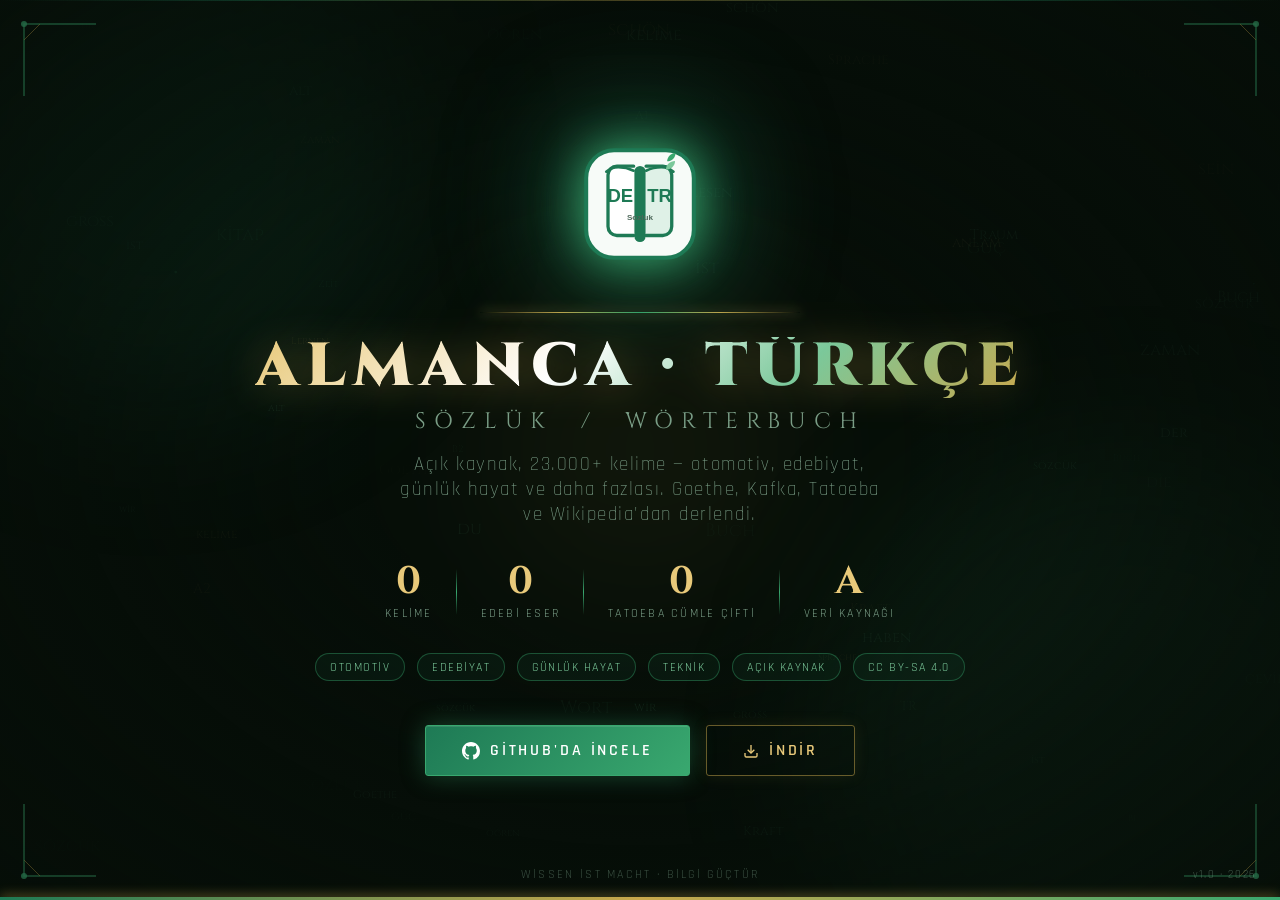
<file: almanca-sozluk-projesi/docs/index.html>
<!DOCTYPE html>
<html lang="tr">
<head>
  <meta charset="UTF-8">
  <meta name="viewport" content="width=device-width, initial-scale=1.0">
  <title>Almanca-Türkçe Sözlük</title>
  <link rel="icon" href="../assets/branding/dictionary_logo.svg" type="image/svg+xml">
  <style>
    @import url('https://fonts.googleapis.com/css2?family=Cinzel:wght@400;600;700;900&family=Rajdhani:wght@300;400;500;600;700&family=Inter:wght@300;400;500;600&display=swap');

    *, *::before, *::after { box-sizing: border-box; margin: 0; padding: 0; }

    :root {
      --gold:    #c9a84c;
      --gold2:   #e8c97a;
      --green:   #1E7A55;
      --green2:  #39A86F;
      --green3:  #7BC89A;
      --dark:    #060e08;
      --dark2:   #0b1a10;
      --dark3:   #0f2318;
      --mid:     #132c1a;
      --text:    #d4e8da;
      --muted:   #7a9e87;
    }

    html, body {
      width: 100%; height: 100%;
      overflow: hidden;
      background: var(--dark);
      color: var(--text);
      font-family: 'Inter', sans-serif;
    }

    /* ── CANVAS PARTICLE BG ─────────────────────── */
    #bgCanvas {
      position: fixed; inset: 0;
      z-index: 0;
      opacity: 0;
      animation: fadeIn 3s 0.5s forwards;
    }

    /* ── VIGNETTE ───────────────────────────────── */
    .vignette {
      position: fixed; inset: 0; z-index: 1;
      background: radial-gradient(ellipse at center,
        transparent 30%,
        rgba(6,14,8,0.55) 65%,
        rgba(6,14,8,0.92) 100%);
      pointer-events: none;
    }

    /* ── HORIZONTAL LIGHT LINES ─────────────────── */
    .scan-line {
      position: fixed; left: 0; right: 0; height: 1px;
      background: linear-gradient(90deg,
        transparent 0%, var(--green) 20%,
        var(--gold) 50%,
        var(--green) 80%, transparent 100%);
      z-index: 2; opacity: 0;
    }
    .scan-line.top    { top: 0;    animation: scanSlideDown 2.5s 1.2s cubic-bezier(.4,0,.2,1) forwards; }
    .scan-line.bottom { bottom: 0; animation: scanSlideUp   2.5s 1.2s cubic-bezier(.4,0,.2,1) forwards; }

    @keyframes scanSlideDown  { 0%{opacity:0;transform:translateY(-60px)} 30%{opacity:.9} 100%{opacity:.35;transform:translateY(0)} }
    @keyframes scanSlideUp    { 0%{opacity:0;transform:translateY(60px)}  30%{opacity:.9} 100%{opacity:.35;transform:translateY(0)} }

    /* ── CORNER ORNAMENTS ───────────────────────── */
    .corner {
      position: fixed; width: 80px; height: 80px; z-index: 3;
      opacity: 0; animation: cornerFade 1s 2s forwards;
    }
    .corner svg { width:100%; height:100%; }
    .corner.tl { top:20px;  left:20px;  }
    .corner.tr { top:20px;  right:20px; transform: scaleX(-1); }
    .corner.bl { bottom:20px; left:20px;  transform: scaleY(-1); }
    .corner.br { bottom:20px; right:20px; transform: scale(-1,-1); }
    @keyframes cornerFade { to { opacity:.6; } }

    /* ── MAIN WRAPPER ───────────────────────────── */
    .scene {
      position: fixed; inset: 0; z-index: 10;
      display: flex; flex-direction: column;
      align-items: center; justify-content: center;
      gap: 0;
    }

    /* ── LOGO ───────────────────────────────────── */
    .logo-wrap {
      position: relative;
      display: flex; align-items: center; justify-content: center;
      width: 160px; height: 160px;
      opacity: 0;
      animation: logoReveal 1.4s 1.8s cubic-bezier(.22,1,.36,1) forwards;
    }
    .logo-wrap img { width: 130px; height: 130px; filter: drop-shadow(0 0 24px var(--green2)) drop-shadow(0 0 60px var(--green)); }
    .logo-ring {
      position: absolute; inset: 0;
      border: 1px solid var(--green2);
      border-radius: 50%;
      opacity: 0;
      animation: ringPulse 3s 3s ease-in-out infinite;
    }
    .logo-ring2 {
      position: absolute; inset: -10px;
      border: 1px solid rgba(201,168,76,0.3);
      border-radius: 50%;
      opacity: 0;
      animation: ringPulse 3s 3.4s ease-in-out infinite;
    }
    @keyframes logoReveal {
      0%   { opacity:0; transform: scale(0.6) translateY(20px); filter: blur(12px); }
      60%  { opacity:1; filter: blur(0); }
      100% { opacity:1; transform: scale(1) translateY(0); }
    }
    @keyframes ringPulse {
      0%   { opacity:0; transform: scale(0.8); }
      50%  { opacity:0.7; }
      100% { opacity:0; transform: scale(1.3); }
    }

    /* ── GLOW LINE ──────────────────────────────── */
    .divider {
      width: 0; height: 1px;
      background: linear-gradient(90deg, transparent, var(--gold), var(--green2), var(--gold), transparent);
      margin: 28px 0 24px;
      animation: dividerGrow 1.2s 2.6s cubic-bezier(.4,0,.2,1) forwards;
      box-shadow: 0 0 12px var(--gold2);
    }
    @keyframes dividerGrow { to { width: 320px; } }

    /* ── TITLE ──────────────────────────────────── */
    .title-block {
      text-align: center;
      opacity: 0;
      animation: titleRise 1.2s 2.2s cubic-bezier(.22,1,.36,1) forwards;
    }
    @keyframes titleRise {
      0%   { opacity:0; transform: translateY(30px); letter-spacing: 0.3em; }
      100% { opacity:1; transform: translateY(0); }
    }

    .title-de {
      font-family: 'Cinzel', serif;
      font-size: clamp(2.2rem, 5vw, 3.8rem);
      font-weight: 900;
      letter-spacing: 0.12em;
      text-transform: uppercase;
      background: linear-gradient(135deg, var(--gold2) 0%, #fff 40%, var(--green3) 70%, var(--gold) 100%);
      -webkit-background-clip: text; -webkit-text-fill-color: transparent;
      background-clip: text;
      line-height: 1;
      filter: drop-shadow(0 2px 20px rgba(201,168,76,0.4));
    }
    .title-tr {
      font-family: 'Cinzel', serif;
      font-size: clamp(1rem, 2vw, 1.4rem);
      font-weight: 400;
      letter-spacing: 0.35em;
      text-transform: uppercase;
      color: var(--muted);
      margin-top: 8px;
    }

    /* ── SUBTITLE ───────────────────────────────── */
    .subtitle {
      font-family: 'Rajdhani', sans-serif;
      font-size: clamp(0.95rem, 1.8vw, 1.2rem);
      font-weight: 300;
      letter-spacing: 0.08em;
      color: var(--muted);
      text-align: center;
      max-width: 480px;
      margin-top: 16px;
      opacity: 0;
      animation: fadeInUp 1s 3.2s forwards;
    }

    /* ── STATS ROW ──────────────────────────────── */
    .stats {
      display: flex; gap: 48px;
      margin-top: 36px;
      opacity: 0;
      animation: fadeInUp 1s 3.6s forwards;
    }
    .stat {
      text-align: center;
      position: relative;
    }
    .stat::after {
      content: '';
      position: absolute; right: -24px; top: 10%; bottom: 10%;
      width: 1px;
      background: linear-gradient(to bottom, transparent, var(--green2), transparent);
    }
    .stat:last-child::after { display: none; }
    .stat-num {
      font-family: 'Cinzel', serif;
      font-size: clamp(1.6rem, 3vw, 2.4rem);
      font-weight: 700;
      color: var(--gold2);
      line-height: 1;
    }
    .stat-lbl {
      font-family: 'Rajdhani', sans-serif;
      font-size: 0.78rem;
      letter-spacing: 0.18em;
      text-transform: uppercase;
      color: var(--muted);
      margin-top: 4px;
    }

    /* ── BADGE ROW ──────────────────────────────── */
    .badges {
      display: flex; gap: 12px; flex-wrap: wrap; justify-content: center;
      margin-top: 32px;
      opacity: 0;
      animation: fadeInUp 1s 4s forwards;
    }
    .badge {
      padding: 5px 14px;
      border: 1px solid rgba(57,168,111,0.4);
      border-radius: 99px;
      font-family: 'Rajdhani', sans-serif;
      font-size: 0.78rem;
      letter-spacing: 0.12em;
      text-transform: uppercase;
      color: var(--green3);
      background: rgba(30,122,85,0.1);
    }

    /* ── CTA BUTTON ─────────────────────────────── */
    .cta-wrap {
      margin-top: 44px;
      display: flex; gap: 16px;
      opacity: 0;
      animation: fadeInUp 1s 4.4s forwards;
    }
    .btn {
      position: relative;
      display: inline-flex; align-items: center; gap: 10px;
      padding: 14px 36px;
      font-family: 'Rajdhani', sans-serif;
      font-size: 1rem;
      font-weight: 600;
      letter-spacing: 0.18em;
      text-transform: uppercase;
      text-decoration: none;
      border-radius: 3px;
      cursor: pointer;
      transition: all 0.3s;
      overflow: hidden;
    }
    .btn::before {
      content: '';
      position: absolute; inset: 0;
      background: linear-gradient(135deg, rgba(255,255,255,0.1), transparent);
      opacity: 0;
      transition: opacity 0.3s;
    }
    .btn:hover::before { opacity: 1; }

    .btn-primary {
      background: linear-gradient(135deg, var(--green) 0%, var(--green2) 100%);
      color: #fff;
      border: 1px solid var(--green2);
      box-shadow: 0 0 24px rgba(57,168,111,0.35), inset 0 1px 0 rgba(255,255,255,0.1);
    }
    .btn-primary:hover {
      box-shadow: 0 0 40px rgba(57,168,111,0.6), 0 0 80px rgba(57,168,111,0.25);
      transform: translateY(-2px);
    }
    .btn-secondary {
      background: transparent;
      color: var(--gold2);
      border: 1px solid rgba(201,168,76,0.5);
      box-shadow: 0 0 16px rgba(201,168,76,0.1);
    }
    .btn-secondary:hover {
      border-color: var(--gold2);
      box-shadow: 0 0 32px rgba(201,168,76,0.3);
      transform: translateY(-2px);
    }

    /* ── LOADING BAR ────────────────────────────── */
    .loading-bar-wrap {
      position: fixed; bottom: 0; left: 0; right: 0; z-index: 20;
      height: 3px;
      background: rgba(255,255,255,0.05);
    }
    .loading-bar {
      height: 100%;
      width: 0%;
      background: linear-gradient(90deg, var(--green), var(--gold), var(--green2));
      animation: loadBar 2.8s 0.3s cubic-bezier(.4,0,.2,1) forwards;
      box-shadow: 0 0 12px var(--gold);
    }
    @keyframes loadBar { to { width: 100%; } }

    /* ── VERSION TAG ────────────────────────────── */
    .version {
      position: fixed; bottom: 18px; right: 24px;
      font-family: 'Rajdhani', sans-serif;
      font-size: 0.7rem;
      letter-spacing: 0.15em;
      color: rgba(122,158,135,0.5);
      z-index: 20;
      opacity: 0;
      animation: fadeIn 1s 5s forwards;
    }

    /* ── BOTTOM TAGLINE ─────────────────────────── */
    .tagline {
      position: fixed; bottom: 18px; left: 50%;
      transform: translateX(-50%);
      font-family: 'Rajdhani', sans-serif;
      font-size: 0.72rem;
      letter-spacing: 0.2em;
      text-transform: uppercase;
      color: rgba(122,158,135,0.45);
      z-index: 20;
      white-space: nowrap;
      opacity: 0;
      animation: fadeIn 1s 5s forwards;
    }

    /* ── AMBIENT GLOW ORBS ──────────────────────── */
    .orb {
      position: fixed; border-radius: 50%; pointer-events: none;
      filter: blur(80px); z-index: 1; opacity: 0;
      animation: orbFade 3s 1s forwards;
    }
    .orb1 { width:500px; height:500px; background:rgba(30,122,85,0.18); top:-100px; left:-100px; }
    .orb2 { width:600px; height:600px; background:rgba(57,168,111,0.10); bottom:-150px; right:-150px; }
    .orb3 { width:300px; height:300px; background:rgba(201,168,76,0.06); top:50%; left:50%; transform:translate(-50%,-50%); }
    @keyframes orbFade { to { opacity:1; } }

    @keyframes fadeIn    { to { opacity:1; } }
    @keyframes fadeInUp  { 0%{opacity:0;transform:translateY(20px)} 100%{opacity:1;transform:translateY(0)} }

    /* ── RESPONSIVE ─────────────────────────────── */
    @media (max-width: 600px) {
      .stats { gap: 28px; }
      .stat::after { right: -14px; }
      .cta-wrap { flex-direction: column; align-items: center; }
      .btn { padding: 12px 28px; }
      .divider { animation: dividerGrow 1.2s 2.6s cubic-bezier(.4,0,.2,1) forwards; }
      @keyframes dividerGrow { to { width: 220px; } }
    }
  </style>
</head>
<body>

<!-- Ambient orbs -->
<div class="orb orb1"></div>
<div class="orb orb2"></div>
<div class="orb orb3"></div>

<!-- Particle canvas -->
<canvas id="bgCanvas"></canvas>

<!-- Vignette overlay -->
<div class="vignette"></div>

<!-- Scan lines -->
<div class="scan-line top"></div>
<div class="scan-line bottom"></div>

<!-- Corner ornaments -->
<div class="corner tl">
  <svg viewBox="0 0 80 80" fill="none" xmlns="http://www.w3.org/2000/svg">
    <path d="M4 76 L4 4 L76 4" stroke="#39A86F" stroke-width="1.5" opacity="0.7"/>
    <path d="M4 20 L20 4" stroke="#c9a84c" stroke-width="1" opacity="0.5"/>
    <circle cx="4" cy="4" r="3" fill="#39A86F" opacity="0.8"/>
  </svg>
</div>
<div class="corner tr">
  <svg viewBox="0 0 80 80" fill="none" xmlns="http://www.w3.org/2000/svg">
    <path d="M4 76 L4 4 L76 4" stroke="#39A86F" stroke-width="1.5" opacity="0.7"/>
    <path d="M4 20 L20 4" stroke="#c9a84c" stroke-width="1" opacity="0.5"/>
    <circle cx="4" cy="4" r="3" fill="#39A86F" opacity="0.8"/>
  </svg>
</div>
<div class="corner bl">
  <svg viewBox="0 0 80 80" fill="none" xmlns="http://www.w3.org/2000/svg">
    <path d="M4 76 L4 4 L76 4" stroke="#39A86F" stroke-width="1.5" opacity="0.7"/>
    <path d="M4 20 L20 4" stroke="#c9a84c" stroke-width="1" opacity="0.5"/>
    <circle cx="4" cy="4" r="3" fill="#39A86F" opacity="0.8"/>
  </svg>
</div>
<div class="corner br">
  <svg viewBox="0 0 80 80" fill="none" xmlns="http://www.w3.org/2000/svg">
    <path d="M4 76 L4 4 L76 4" stroke="#39A86F" stroke-width="1.5" opacity="0.7"/>
    <path d="M4 20 L20 4" stroke="#c9a84c" stroke-width="1" opacity="0.5"/>
    <circle cx="4" cy="4" r="3" fill="#39A86F" opacity="0.8"/>
  </svg>
</div>

<!-- Main scene -->
<div class="scene">

  <!-- Logo -->
  <div class="logo-wrap">
    <div class="logo-ring"></div>
    <div class="logo-ring2"></div>
    <img src="../assets/branding/dictionary_logo.svg" alt="Logo">
  </div>

  <!-- Divider -->
  <div class="divider"></div>

  <!-- Title -->
  <div class="title-block">
    <div class="title-de">Almanca · Türkçe</div>
    <div class="title-tr">Sözlük &nbsp;/&nbsp; Wörterbuch</div>
  </div>

  <!-- Subtitle -->
  <div class="subtitle">
    Açık kaynak, 23.000+ kelime — otomotiv, edebiyat, günlük hayat ve daha fazlası.
    Goethe, Kafka, Tatoeba ve Wikipedia'dan derlendi.
  </div>

  <!-- Stats -->
  <div class="stats">
    <div class="stat">
      <div class="stat-num" data-target="23261">0</div>
      <div class="stat-lbl">Kelime</div>
    </div>
    <div class="stat">
      <div class="stat-num" data-target="205">0</div>
      <div class="stat-lbl">Edebi Eser</div>
    </div>
    <div class="stat">
      <div class="stat-num" data-target="21448">0</div>
      <div class="stat-lbl">Tatoeba Cümle Çifti</div>
    </div>
    <div class="stat">
      <div class="stat-num" data-target="6">A</div>
      <div class="stat-lbl">Veri Kaynağı</div>
    </div>
  </div>

  <!-- Badges -->
  <div class="badges">
    <div class="badge">Otomotiv</div>
    <div class="badge">Edebiyat</div>
    <div class="badge">Günlük Hayat</div>
    <div class="badge">Teknik</div>
    <div class="badge">Açık Kaynak</div>
    <div class="badge">CC BY-SA 4.0</div>
  </div>

  <!-- CTA Buttons -->
  <div class="cta-wrap">
    <a href="https://github.com/Honixbadger/almanca-turkce-sozluk" class="btn btn-primary" target="_blank">
      <svg width="18" height="18" viewBox="0 0 24 24" fill="currentColor">
        <path d="M12 0C5.37 0 0 5.37 0 12c0 5.31 3.435 9.795 8.205 11.385.6.105.825-.255.825-.57 0-.285-.015-1.23-.015-2.235-3.015.555-3.795-.735-4.035-1.41-.135-.345-.72-1.41-1.23-1.695-.42-.225-1.02-.78-.015-.795.945-.015 1.62.87 1.845 1.23 1.08 1.815 2.805 1.305 3.495.99.105-.78.42-1.305.765-1.605-2.67-.3-5.46-1.335-5.46-5.925 0-1.305.465-2.385 1.23-3.225-.12-.3-.54-1.53.12-3.18 0 0 1.005-.315 3.3 1.23.96-.27 1.98-.405 3-.405s2.04.135 3 .405c2.295-1.56 3.3-1.23 3.3-1.23.66 1.65.24 2.88.12 3.18.765.84 1.23 1.905 1.23 3.225 0 4.605-2.805 5.625-5.475 5.925.435.375.81 1.095.81 2.22 0 1.605-.015 2.895-.015 3.3 0 .315.225.69.825.57A12.02 12.02 0 0 0 24 12c0-6.63-5.37-12-12-12z"/>
      </svg>
      GitHub'da İncele
    </a>
    <a href="https://github.com/Honixbadger/almanca-turkce-sozluk/releases" class="btn btn-secondary" target="_blank">
      <svg width="16" height="16" viewBox="0 0 24 24" fill="none" stroke="currentColor" stroke-width="2">
        <path d="M21 15v4a2 2 0 0 1-2 2H5a2 2 0 0 1-2-2v-4"/>
        <polyline points="7 10 12 15 17 10"/>
        <line x1="12" y1="15" x2="12" y2="3"/>
      </svg>
      İndir
    </a>
  </div>

</div>

<!-- Loading bar -->
<div class="loading-bar-wrap">
  <div class="loading-bar"></div>
</div>

<!-- Version & tagline -->
<div class="version">v1.0 · 2026</div>
<div class="tagline">Wissen ist Macht · Bilgi Güçtür</div>

<script>
/* ── PARTICLE SYSTEM ────────────────────────────────────────────── */
const canvas = document.getElementById('bgCanvas');
const ctx = canvas.getContext('2d');

const WORDS = [
  'Wort','Sprache','Lernen','Wissen','das','der','die',
  'Buch','Lesen','Schreiben','Kraft','Zeit','Traum',
  'sözcük','dil','bilgi','öğren','kitap','güç','zaman',
  'A1','A2','B1','B2','Goethe','Kafka','DE','TR',
  'ist','bin','du','ich','wir','sein','haben',
  'gut','schön','stark','neu','alt','groß',
  'kelime','anlam','çeviri','sözlük',
];

let W, H, particles = [];

function resize() {
  W = canvas.width  = window.innerWidth;
  H = canvas.height = window.innerHeight;
}
window.addEventListener('resize', resize);
resize();

function randomWord() { return WORDS[Math.floor(Math.random()*WORDS.length)]; }

function spawnParticle() {
  return {
    x: Math.random() * W,
    y: H + 30,
    word: randomWord(),
    vx: (Math.random() - 0.5) * 0.4,
    vy: -(0.25 + Math.random() * 0.55),
    alpha: 0,
    maxAlpha: 0.06 + Math.random() * 0.12,
    size: 9 + Math.floor(Math.random() * 10),
    phase: Math.random() * Math.PI * 2,
    fadeIn: true,
    life: 0,
    maxLife: 180 + Math.random() * 240,
  };
}

for (let i = 0; i < 60; i++) {
  const p = spawnParticle();
  p.y = Math.random() * H;
  p.life = Math.random() * p.maxLife;
  p.alpha = p.maxAlpha * 0.5;
  p.fadeIn = false;
  particles.push(p);
}

let hue = 140;
function draw() {
  ctx.clearRect(0, 0, W, H);

  hue = (hue + 0.03) % 360;

  particles.forEach((p, i) => {
    p.life++;
    p.x += p.vx + Math.sin(p.phase + p.life * 0.01) * 0.2;
    p.y += p.vy;
    p.phase += 0.005;

    if (p.fadeIn) {
      p.alpha = Math.min(p.maxAlpha, p.alpha + 0.002);
      if (p.alpha >= p.maxAlpha) p.fadeIn = false;
    }
    if (p.life > p.maxLife * 0.7) {
      p.alpha -= 0.001;
    }

    if (p.alpha <= 0 || p.y < -40) {
      particles[i] = spawnParticle();
      return;
    }

    ctx.save();
    ctx.globalAlpha = p.alpha;
    ctx.font = `${p.size}px 'Cinzel', serif`;
    ctx.fillStyle = Math.random() > 0.85
      ? `hsla(42,60%,70%,1)`
      : `hsla(150,60%,70%,1)`;
    ctx.fillText(p.word, p.x, p.y);
    ctx.restore();
  });

  // Subtle sparkles
  for (let s = 0; s < 2; s++) {
    const sx = Math.random() * W;
    const sy = Math.random() * H;
    const sa = Math.random() * 0.15;
    const sr = Math.random() * 1.5;
    ctx.save();
    ctx.globalAlpha = sa;
    ctx.fillStyle = Math.random() > 0.5 ? '#c9a84c' : '#39A86F';
    ctx.beginPath();
    ctx.arc(sx, sy, sr, 0, Math.PI * 2);
    ctx.fill();
    ctx.restore();
  }

  requestAnimationFrame(draw);
}
draw();

/* ── COUNTER ANIMATION ──────────────────────────────────────────── */
function animateCounter(el, target, duration, suffix='') {
  if (isNaN(target)) return;
  const start = performance.now();
  function step(now) {
    const p = Math.min((now - start) / duration, 1);
    const ease = 1 - Math.pow(1 - p, 3);
    const val = Math.round(ease * target);
    el.textContent = val.toLocaleString('tr-TR') + suffix;
    if (p < 1) requestAnimationFrame(step);
  }
  requestAnimationFrame(step);
}

setTimeout(() => {
  document.querySelectorAll('.stat-num[data-target]').forEach(el => {
    const t = parseInt(el.dataset.target);
    const suffix = el.dataset.target === '18000' ? '+' : (el.dataset.target === '400' ? '+' : '');
    if (el.dataset.target === '4') {
      el.textContent = 'A1–C1';
      return;
    }
    animateCounter(el, t, 2000, suffix);
  });
}, 3800);
</script>
</body>
</html>
</file>
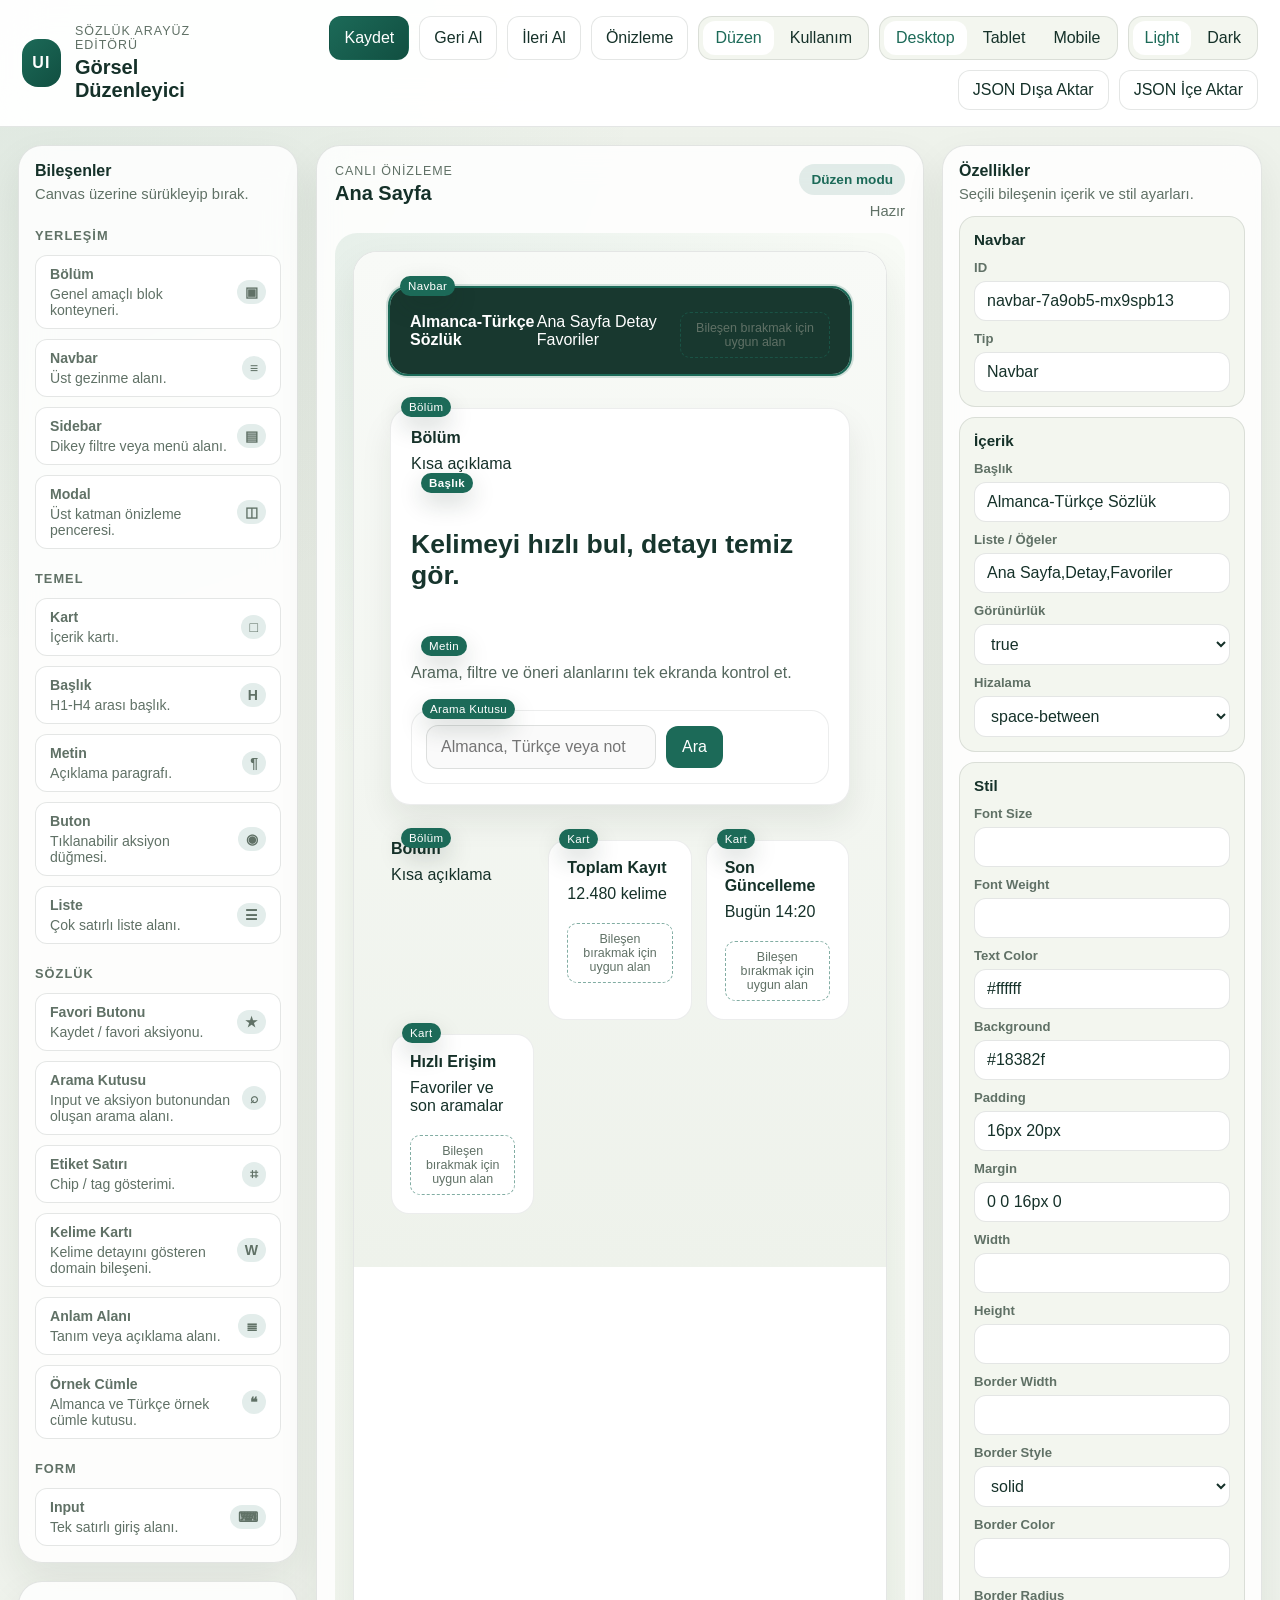
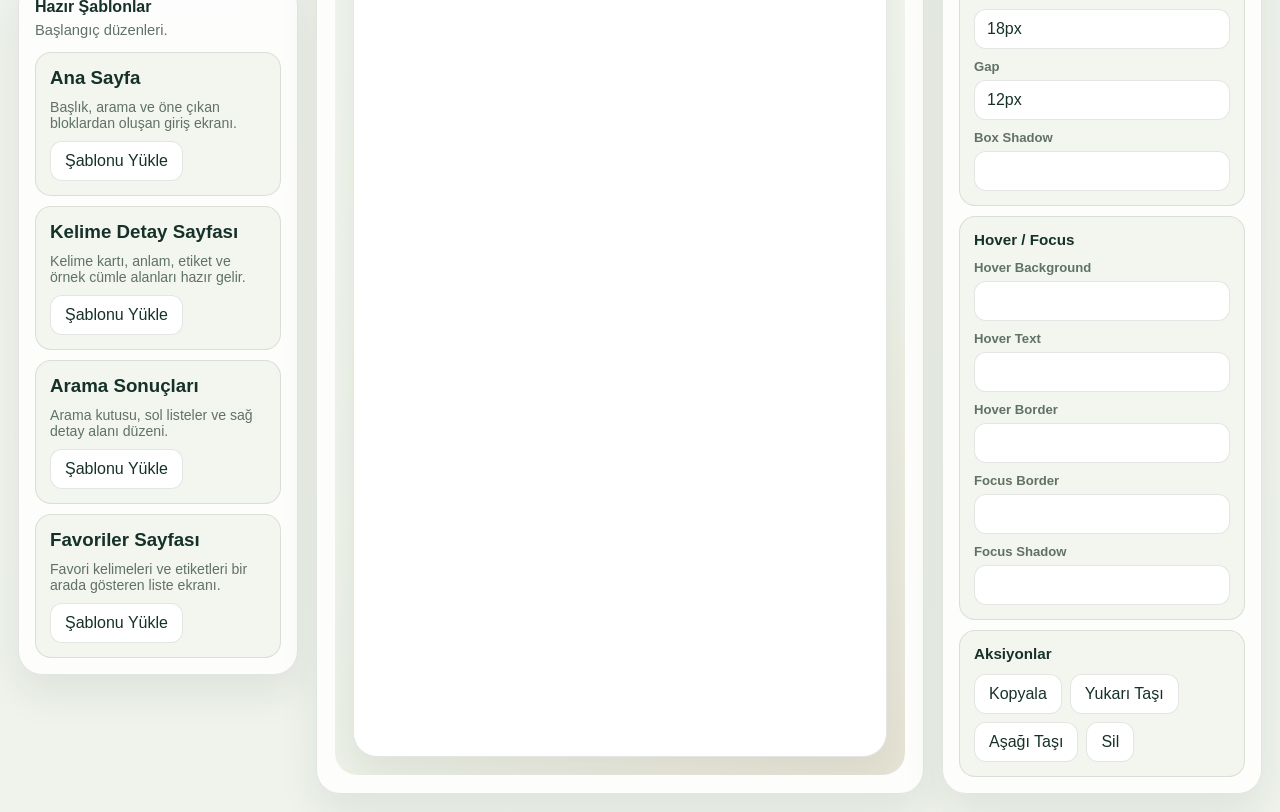
<file: almanca-sozluk-projesi/frontend/editor.html>
<!doctype html>
<html lang="tr">
<head>
  <meta charset="utf-8">
  <meta name="viewport" content="width=device-width, initial-scale=1">
  <title>Arayüz Editörü</title>
  <link rel="stylesheet" href="./editor.css">
</head>
<body class="editor-shell" data-theme="light">
  <div class="editor-app">
    <header class="editor-topbar">
      <div class="editor-brand">
        <div class="editor-brand-mark">UI</div>
        <div>
          <p class="editor-kicker">Sözlük Arayüz Editörü</p>
          <h1>Görsel Düzenleyici</h1>
        </div>
      </div>

      <div class="editor-actions">
        <button id="save-button" class="topbar-button topbar-button-primary" type="button">Kaydet</button>
        <button id="undo-button" class="topbar-button" type="button">Geri Al</button>
        <button id="redo-button" class="topbar-button" type="button">İleri Al</button>
        <button id="preview-button" class="topbar-button" type="button">Önizleme</button>

        <div class="segmented-control" role="tablist" aria-label="Düzen modu">
          <button id="edit-mode-button" class="segmented-control-button is-active" type="button">Düzen</button>
          <button id="use-mode-button" class="segmented-control-button" type="button">Kullanım</button>
        </div>

        <div class="segmented-control" role="tablist" aria-label="Görünüm">
          <button class="segmented-control-button is-active" type="button" data-viewport="desktop">Desktop</button>
          <button class="segmented-control-button" type="button" data-viewport="tablet">Tablet</button>
          <button class="segmented-control-button" type="button" data-viewport="mobile">Mobile</button>
        </div>

        <div class="segmented-control" role="tablist" aria-label="Tema">
          <button class="segmented-control-button is-active" type="button" data-theme-toggle="light">Light</button>
          <button class="segmented-control-button" type="button" data-theme-toggle="dark">Dark</button>
        </div>

        <button id="export-button" class="topbar-button" type="button">JSON Dışa Aktar</button>
        <button id="import-button" class="topbar-button" type="button">JSON İçe Aktar</button>
        <input id="import-input" type="file" accept="application/json" hidden>
      </div>
    </header>

    <main class="editor-main">
      <aside class="editor-sidebar editor-sidebar-left">
        <section class="sidebar-card">
          <div class="sidebar-card-head">
            <h2>Bileşenler</h2>
            <p>Canvas üzerine sürükleyip bırak.</p>
          </div>
          <div id="component-palette" class="component-palette"></div>
        </section>

        <section class="sidebar-card">
          <div class="sidebar-card-head">
            <h2>Hazır Şablonlar</h2>
            <p>Başlangıç düzenleri.</p>
          </div>
          <div id="template-list" class="template-list"></div>
        </section>
      </aside>

      <section class="editor-center">
        <div class="workspace-head">
          <div>
            <p class="workspace-kicker">Canlı Önizleme</p>
            <h2 id="workspace-title">Ana Sayfa</h2>
          </div>
          <div class="workspace-meta">
            <span id="workspace-mode-badge" class="workspace-badge">Düzen modu</span>
            <span id="workspace-status" class="workspace-status">Hazır</span>
          </div>
        </div>

        <div class="workspace-stage">
          <div id="preview-frame" class="preview-frame preview-frame-desktop">
            <div id="preview-root" class="preview-root"></div>
          </div>
        </div>
      </section>

      <aside class="editor-sidebar editor-sidebar-right">
        <section class="sidebar-card inspector-card">
          <div class="sidebar-card-head">
            <h2>Özellikler</h2>
            <p>Seçili bileşenin içerik ve stil ayarları.</p>
          </div>
          <div id="inspector-root" class="inspector-root"></div>
        </section>
      </aside>
    </main>
  </div>

  <script type="module" src="./editor-app.js"></script>
</body>
</html>
</file>
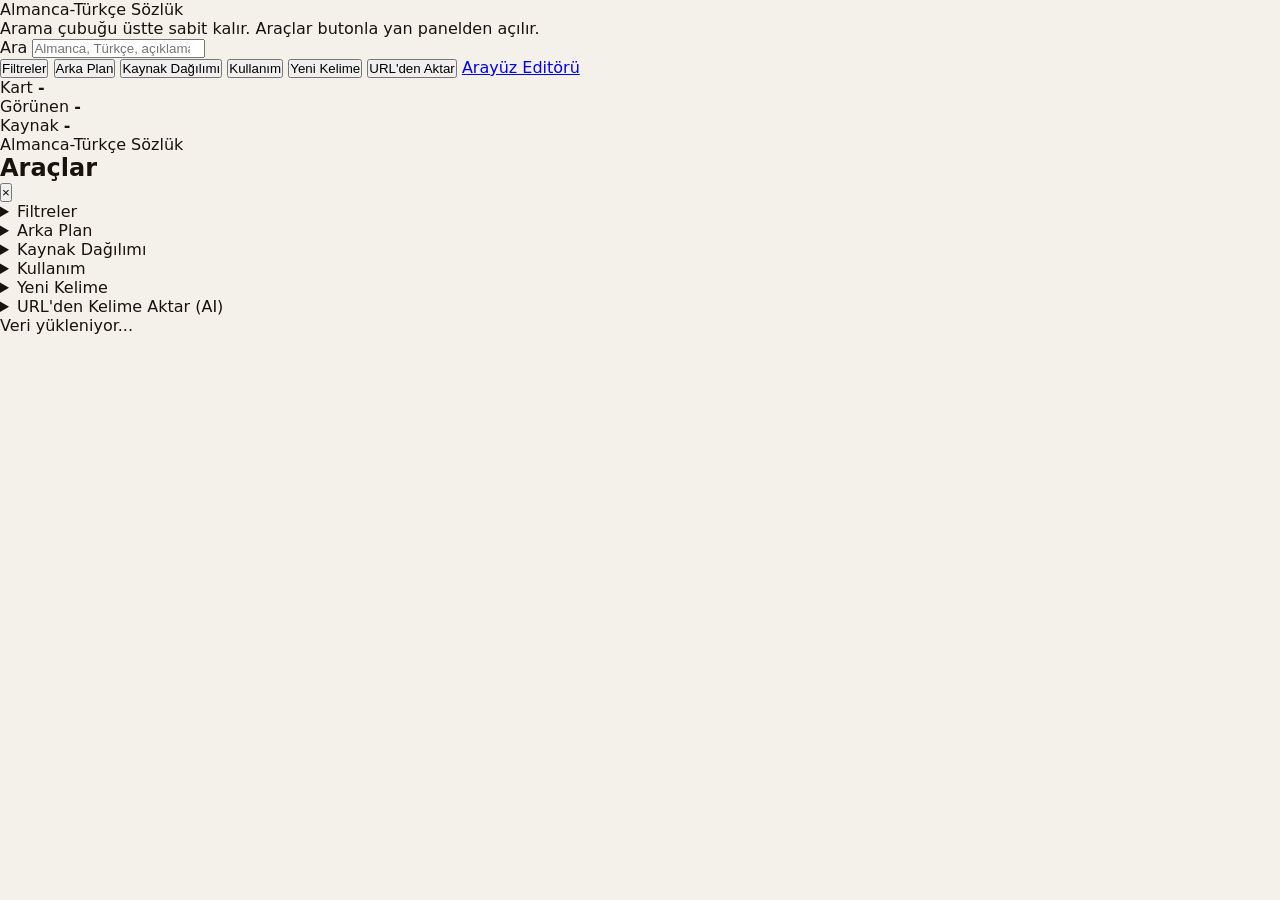
<file: almanca-sozluk-projesi/frontend/index-classic.html>
<!doctype html>
<html lang="tr">
<head>
  <meta charset="utf-8">
  <meta name="viewport" content="width=device-width, initial-scale=1">
  <title>Almanca-Türkçe Sözlük</title>
  <link rel="stylesheet" href="./styles.css">
</head>
<body>
  <div class="search-dock">
    <div class="search-dock-inner">
      <div class="search-dock-head">
        <div class="search-dock-copy">
          <p class="eyebrow">Almanca-Türkçe Sözlük</p>
          <p class="hero-text">Arama çubuğu üstte sabit kalır. Araçlar butonla yan panelden açılır.</p>
        </div>

        <label class="search-hero" for="search-input">
          <span class="search-hero-label">Ara</span>
          <input id="search-input" type="search" placeholder="Almanca, Türkçe, açıklama, kaynak veya not ara">
        </label>
      </div>

      <div class="toolbar-strip" aria-label="Hızlı araçlar">
        <button class="toolbar-button" type="button" data-open-panel="filters">Filtreler</button>
        <button class="toolbar-button" type="button" data-open-panel="theme">Arka Plan</button>
        <button class="toolbar-button" type="button" data-open-panel="sources">Kaynak Dağılımı</button>
        <button class="toolbar-button" type="button" data-open-panel="usage">Kullanım</button>
        <button class="toolbar-button" type="button" data-open-panel="entry">Yeni Kelime</button>
        <button class="toolbar-button toolbar-button-ai" type="button" data-open-panel="ai-import">URL'den Aktar</button>
        <a class="toolbar-button toolbar-link" href="./editor.html">Arayüz Editörü</a>
      </div>

      <div class="hero-stats" id="hero-stats">
        <div class="stat-card">
          <span class="stat-label">Kart</span>
          <strong class="stat-value" id="total-count">-</strong>
        </div>
        <div class="stat-card">
          <span class="stat-label">Görünen</span>
          <strong class="stat-value" id="visible-count">-</strong>
        </div>
        <div class="stat-card">
          <span class="stat-label">Kaynak</span>
          <strong class="stat-value" id="source-count">-</strong>
        </div>
      </div>
    </div>
  </div>

  <div class="app-shell">
    <aside id="sidebar" class="sidebar" aria-label="Yan menü">
      <div class="sidebar-sheet">
        <div class="sidebar-sheet-head">
          <div>
            <p class="eyebrow">Almanca-Türkçe Sözlük</p>
            <h1>Araçlar</h1>
          </div>
          <button id="menu-close" class="sheet-close" type="button" aria-label="Menüyü kapat">×</button>
        </div>

        <details id="panel-filters" class="side-section">
          <summary>Filtreler</summary>
          <section class="controls">
            <label class="select-box">
              <span>Tür</span>
              <select id="pos-filter">
                <option value="">Tüm türler</option>
              </select>
            </label>

            <label class="select-box">
              <span>Kaynak</span>
              <select id="source-filter">
                <option value="">Tüm kaynaklar</option>
              </select>
            </label>

            <label class="select-box">
              <span>Kategori</span>
              <select id="category-filter">
                <option value="">Tüm kategoriler</option>
              </select>
            </label>

            <label class="toggle-box">
              <input id="note-only" type="checkbox">
              <span>Sadece notlu kayıtlar</span>
            </label>

            <label class="toggle-box">
              <input id="examples-toggle" type="checkbox">
              <span>Örnek cümleleri göster</span>
            </label>

            <label class="toggle-box">
              <input id="admin-mode-toggle" type="checkbox">
              <span>Kaynak notlarını göster</span>
            </label>
          </section>
        </details>

        <details id="panel-theme" class="side-section">
          <summary>Arka Plan</summary>
          <div class="summary-panel">
            <p class="summary-copy">Tema seçimi tarayıcıda saklanır. Arama sırasında kart ve arka plan renkleri sabit kalır.</p>
            <div id="theme-swatches" class="theme-swatches"></div>
          </div>
        </details>

        <details id="panel-sources" class="side-section">
          <summary>Kaynak Dağılımı</summary>
          <div class="summary-panel">
            <p class="summary-copy">Tek bir kayıt birden fazla kaynağa dayanabilir.</p>
            <div id="source-chips" class="chip-grid"></div>
          </div>
        </details>

        <details id="panel-usage" class="side-section">
          <summary>Kullanım</summary>
          <div class="summary-panel">
            <p class="summary-copy">
              Üstteki sabit arama kutusu yazdıkça filtreler. Kartların içindeki kaynak ve çeviri düğmeleri ilgili saklı sekmeleri açar.
              İlgili kayıt etiketine tıklarsan arama otomatik o terime döner.
            </p>
          </div>
        </details>

        <details id="panel-entry" class="side-section">
          <summary>Yeni Kelime</summary>
          <div class="summary-panel entry-builder-panel">
            <p class="summary-copy">Yeni kayıt ekle. Kategori tahmini arka planda otomatik üretilir.</p>
            <form id="entry-form" class="entry-form">
              <label class="select-box">
                <span>Tür</span>
                <select id="entry-pos" required>
                  <option value="isim">isim</option>
                  <option value="fiil">fiil</option>
                  <option value="sıfat">sıfat</option>
                  <option value="zarf">zarf</option>
                  <option value="ifade">ifade</option>
                  <option value="edat">edat</option>
                  <option value="zamir">zamir</option>
                  <option value="bağlaç">bağlaç</option>
                  <option value="ünlem">ünlem</option>
                  <option value="kısaltma">kısaltma</option>
                </select>
              </label>

              <label class="select-box">
                <span>Artikel</span>
                <select id="entry-article">
                  <option value="">yok</option>
                  <option value="der">der</option>
                  <option value="die">die</option>
                  <option value="das">das</option>
                </select>
              </label>

              <label class="search-box">
                <span>Almanca</span>
                <input id="entry-german" type="text" required placeholder="Ör. Scheinwerfer">
              </label>

              <label class="search-box">
                <span>Türkçe</span>
                <input id="entry-turkish" type="text" required placeholder="Ör. far">
              </label>

              <label class="search-box entry-form-wide">
                <span>Kısa Açıklama</span>
                <input id="entry-description" type="text" placeholder="İsteğe bağlı kısa açıklama">
              </label>

              <label class="search-box entry-form-wide">
                <span>Not</span>
                <input id="entry-note" type="text" placeholder="İsteğe bağlı not">
              </label>

              <div class="entry-form-footer entry-form-wide">
                <div class="entry-form-status">
                  <p id="entry-category-preview" class="entry-category-preview">Algılanan kategori: -</p>
                  <p id="entry-form-message" class="entry-form-message"></p>
                </div>
                <button id="entry-submit" class="entry-submit" type="submit">Kelimeyi Ekle</button>
              </div>
            </form>
          </div>
        </details>

        <details id="panel-ai-import" class="side-section">
          <summary>URL'den Kelime Aktar (AI)</summary>
          <div class="summary-panel ai-import-panel">
            <p class="summary-copy">Bir Almanca sayfanın URL'sini girin. Gemini AI metni analiz edip kelimeleri çıkaracak.</p>

            <label class="search-box">
              <span>Gemini API Key</span>
              <input id="ai-api-key" type="password" placeholder="API key'inizi yapıştırın">
            </label>
            <p class="ai-import-hint">Key <a href="https://aistudio.google.com/apikey" target="_blank" rel="noreferrer">aistudio.google.com</a> adresinden ücretsiz alınabilir.</p>

            <label class="search-box">
              <span>URL</span>
              <input id="ai-import-url" type="url" placeholder="https://de.wikipedia.org/wiki/Automobil">
            </label>

            <div class="ai-import-actions">
              <button id="ai-import-scan" class="entry-submit" type="button">Tara</button>
              <span id="ai-import-status" class="ai-import-status"></span>
            </div>

            <div id="ai-import-results" class="ai-import-results" hidden>
              <div class="ai-import-results-header">
                <p id="ai-import-summary" class="ai-import-summary"></p>
                <label class="toggle-box ai-import-select-all-box">
                  <input id="ai-import-select-all" type="checkbox" checked>
                  <span>Tümünü seç</span>
                </label>
              </div>
              <div class="ai-import-table-wrap">
                <table class="ai-import-table">
                  <thead>
                    <tr>
                      <th class="ai-col-check"></th>
                      <th class="ai-col-word">Almanca</th>
                      <th class="ai-col-translation">Türkçe</th>
                      <th class="ai-col-pos">Tür</th>
                      <th class="ai-col-article">Artikel</th>
                    </tr>
                  </thead>
                  <tbody id="ai-import-tbody"></tbody>
                </table>
              </div>
              <div class="ai-import-save-row">
                <button id="ai-import-save" class="entry-submit" type="button">Seçilenleri Sözlüğe Ekle</button>
                <span id="ai-import-save-status" class="ai-import-status"></span>
              </div>
            </div>
          </div>
        </details>
      </div>
    </aside>

    <div id="sidebar-backdrop" class="sidebar-backdrop" hidden></div>

    <main class="content-shell">
      <div id="result-meta" class="result-meta">Veri yükleniyor...</div>
      <div id="results" class="results"></div>
    </main>
  </div>

  <template id="card-template">
    <article class="entry-card">
      <div class="entry-topline">
        <span class="entry-pos"></span>
        <span class="entry-source"></span>
      </div>

      <div class="entry-word-row">
        <h3 class="entry-word"></h3>
        <span class="entry-ipa"></span>
        <button class="definition-toggle definition-toggle-word" type="button" data-kind="de" title="Almanca tanımı">+</button>
      </div>

      <p class="entry-morph"></p>

      <ol class="entry-variants"></ol>

      <div class="entry-grammar-block">
        <span class="entry-grammar-title">Dilbilgisi</span>
        <div class="entry-grammar"></div>
      </div>

      <div class="entry-translation-row">
        <p class="entry-translation"></p>
        <button class="definition-toggle definition-toggle-translation" type="button" data-kind="tr" title="Türkçe tanımı">+</button>
      </div>

      <div class="entry-definition-stack">
        <section class="definition-panel" data-definition-panel="de" hidden></section>
        <section class="definition-panel" data-definition-panel="tr" hidden></section>
      </div>

      <div class="entry-categories"></div>
      <p class="entry-translation-desc"></p>
      <ol class="entry-anlamlar"></ol>
      <div class="entry-sinonim"></div>
      <div class="entry-related"></div>
      <section class="entry-examples"></section>

      <details class="entry-konjugation">
        <summary class="entry-konjugation-toggle">Çekim Tablosu</summary>
        <div class="entry-konjugation-body"></div>
      </details>

      <div class="entry-detail-nav">
        <button class="detail-chip" type="button" data-detail-toggle="sources">Kaynak</button>
        <button class="detail-chip" type="button" data-detail-toggle="translation">Çeviri</button>
      </div>

      <div class="entry-detail-stack">
        <section class="detail-panel" data-detail-panel="sources" hidden></section>
        <section class="detail-panel" data-detail-panel="translation" hidden></section>
      </div>

      <p class="entry-note"></p>
    </article>
  </template>

  <script src="./app.js" defer></script>
</body>
</html>
</file>
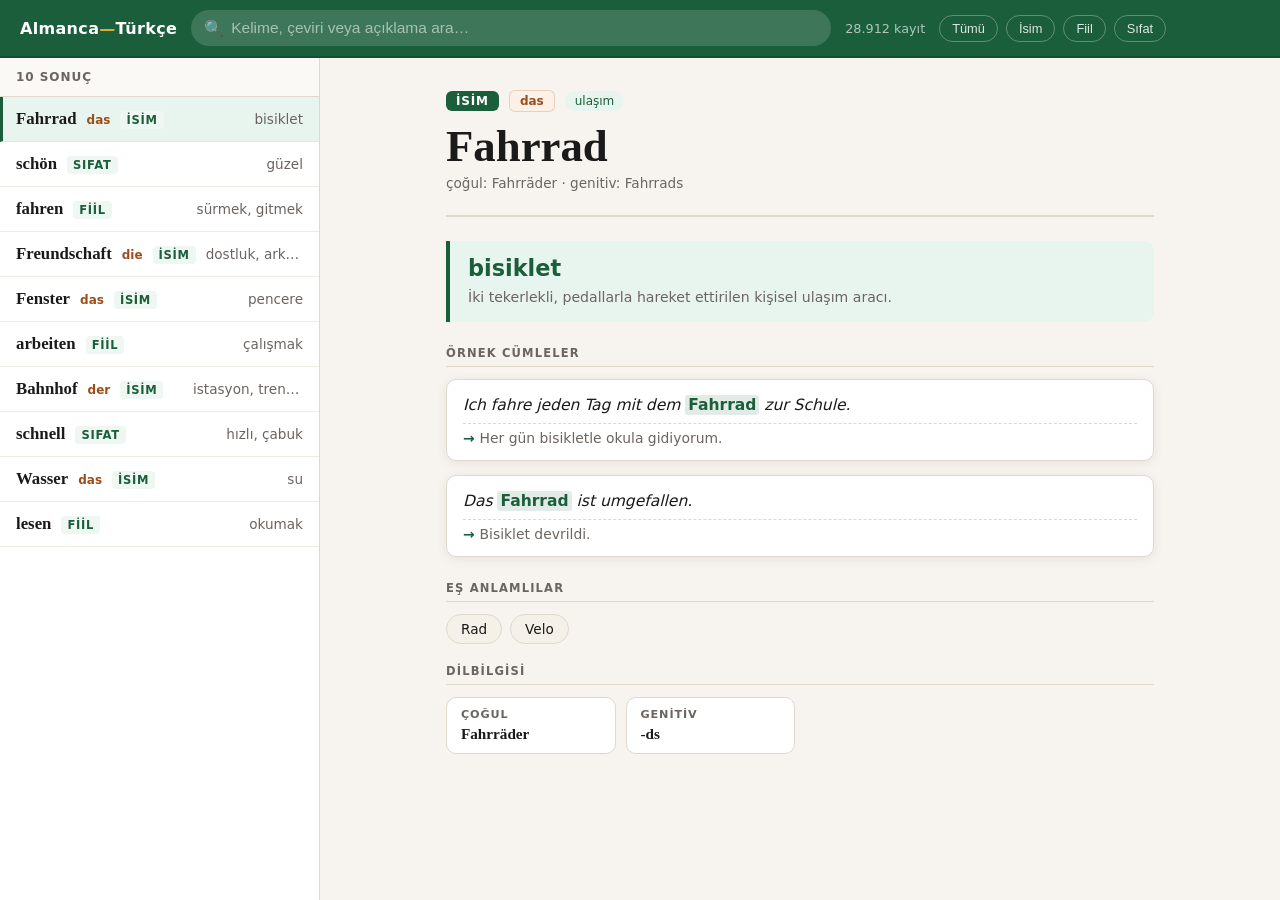
<file: almanca-sozluk-projesi/frontend/designs/design1-split.html>
<!doctype html>
<html lang="tr">
<head>
<meta charset="utf-8">
<meta name="viewport" content="width=device-width, initial-scale=1">
<title>Tasarım 1 — Split Pane (Langenscheidt)</title>
<style>
:root {
  --bg: #f7f4ef;
  --panel: #ffffff;
  --border: #e0d8cc;
  --ink: #1a1a1a;
  --muted: #6b6460;
  --brand: #1b5e3b;
  --brand-light: #e8f5ee;
  --warm: #9b4e1a;
  --warm-light: #fdf0e7;
  --accent: #d4af37;
  --tag-bg: #eef7f2;
  --list-hover: #f0ece5;
  --list-active: #e8f5ee;
  --shadow: 0 2px 12px rgba(0,0,0,0.07);
  --radius: 10px;
}
* { box-sizing: border-box; margin: 0; padding: 0; }
body { font-family: 'Segoe UI', system-ui, sans-serif; background: var(--bg); color: var(--ink); height: 100vh; overflow: hidden; display: flex; flex-direction: column; }

/* TOP BAR */
.topbar { display: flex; align-items: center; gap: 14px; padding: 10px 20px; background: var(--brand); border-bottom: 2px solid #154d30; z-index: 10; }
.topbar-logo { color: #fff; font-size: 1rem; font-weight: 800; letter-spacing: 0.02em; white-space: nowrap; }
.topbar-logo span { color: var(--accent); }
.search-wrap { flex: 1; max-width: 640px; position: relative; }
.search-wrap input { width: 100%; padding: 9px 16px 9px 40px; border: none; border-radius: 999px; background: rgba(255,255,255,0.15); color: #fff; font-size: 0.97rem; outline: none; }
.search-wrap input::placeholder { color: rgba(255,255,255,0.55); }
.search-wrap input:focus { background: rgba(255,255,255,0.22); }
.search-icon { position: absolute; left: 13px; top: 50%; transform: translateY(-50%); color: rgba(255,255,255,0.6); font-size: 1rem; }
.topbar-stats { color: rgba(255,255,255,0.65); font-size: 0.8rem; white-space: nowrap; }
.topbar-filters { display: flex; gap: 8px; }
.filter-pill { border: 1px solid rgba(255,255,255,0.3); border-radius: 999px; padding: 5px 12px; background: transparent; color: rgba(255,255,255,0.85); font-size: 0.8rem; cursor: pointer; }
.filter-pill:hover { background: rgba(255,255,255,0.12); }

/* SPLIT LAYOUT */
.split { flex: 1; display: flex; overflow: hidden; }

/* LEFT LIST */
.list-pane { width: 320px; min-width: 280px; border-right: 1px solid var(--border); background: var(--panel); overflow-y: auto; flex-shrink: 0; }
.list-pane::-webkit-scrollbar { width: 5px; }
.list-pane::-webkit-scrollbar-thumb { background: var(--border); border-radius: 4px; }
.list-header { padding: 12px 16px; border-bottom: 1px solid var(--border); font-size: 0.75rem; font-weight: 700; letter-spacing: 0.08em; text-transform: uppercase; color: var(--muted); background: #fbf9f6; }
.list-item { display: flex; align-items: baseline; gap: 10px; padding: 12px 16px; border-bottom: 1px solid rgba(224,216,204,0.5); cursor: pointer; transition: background 0.12s; }
.list-item:hover { background: var(--list-hover); }
.list-item.active { background: var(--list-active); border-left: 3px solid var(--brand); padding-left: 13px; }
.list-item-word { font-size: 1.05rem; font-weight: 700; color: var(--ink); font-family: Georgia, serif; }
.list-item-pos { font-size: 0.72rem; background: var(--tag-bg); color: var(--brand); border-radius: 4px; padding: 2px 6px; text-transform: uppercase; letter-spacing: 0.06em; font-weight: 600; flex-shrink: 0; }
.list-item-tr { font-size: 0.85rem; color: var(--muted); margin-left: auto; text-align: right; white-space: nowrap; overflow: hidden; text-overflow: ellipsis; max-width: 110px; }
.list-item-artikel { font-size: 0.75rem; color: var(--warm); font-weight: 600; flex-shrink: 0; }

/* RIGHT DETAIL */
.detail-pane { flex: 1; overflow-y: auto; padding: 0; }
.detail-pane::-webkit-scrollbar { width: 6px; }
.detail-pane::-webkit-scrollbar-thumb { background: var(--border); border-radius: 4px; }
.detail-inner { max-width: 780px; margin: 0 auto; padding: 32px 36px 56px; }

.detail-head { border-bottom: 2px solid var(--border); padding-bottom: 20px; margin-bottom: 24px; }
.detail-pos-line { display: flex; align-items: center; gap: 10px; margin-bottom: 12px; flex-wrap: wrap; }
.pos-badge { background: var(--brand); color: #fff; border-radius: 6px; padding: 3px 10px; font-size: 0.75rem; font-weight: 700; text-transform: uppercase; letter-spacing: 0.07em; }
.artikel-badge { background: var(--warm-light); color: var(--warm); border: 1px solid rgba(155,78,26,0.2); border-radius: 6px; padding: 3px 10px; font-size: 0.75rem; font-weight: 700; }
.cat-badge { background: var(--brand-light); color: var(--brand); border-radius: 999px; padding: 3px 10px; font-size: 0.75rem; }
.detail-word { font-family: Georgia, 'Times New Roman', serif; font-size: 2.8rem; font-weight: 700; line-height: 1; color: var(--ink); margin-bottom: 6px; }
.detail-morph { font-size: 0.85rem; color: var(--muted); margin-bottom: 4px; }
.detail-ipa { font-size: 0.9rem; color: var(--muted); font-style: italic; }

.detail-translation { margin: 20px 0; padding: 14px 18px; background: var(--brand-light); border-left: 4px solid var(--brand); border-radius: 0 var(--radius) var(--radius) 0; }
.detail-translation-word { font-size: 1.4rem; font-weight: 700; color: var(--brand); }
.detail-translation-desc { font-size: 0.88rem; color: var(--muted); margin-top: 6px; line-height: 1.5; }

.section-title { font-size: 0.72rem; font-weight: 800; letter-spacing: 0.1em; text-transform: uppercase; color: var(--muted); margin-bottom: 12px; padding-bottom: 6px; border-bottom: 1px solid var(--border); }

.examples-block { margin: 24px 0; }
.example-item { margin-bottom: 14px; padding: 14px 16px; background: var(--panel); border: 1px solid var(--border); border-radius: var(--radius); box-shadow: var(--shadow); }
.example-de { font-size: 0.97rem; color: var(--ink); line-height: 1.5; font-style: italic; }
.example-de mark { background: rgba(27,94,59,0.12); padding: 1px 3px; border-radius: 3px; font-style: normal; font-weight: 600; color: var(--brand); }
.example-tr { font-size: 0.87rem; color: var(--muted); margin-top: 6px; padding-top: 6px; border-top: 1px dashed var(--border); }
.example-tr::before { content: "→ "; color: var(--brand); font-weight: 700; }

.synonym-block { margin: 20px 0; }
.syn-chips { display: flex; flex-wrap: wrap; gap: 8px; }
.syn-chip { padding: 6px 14px; background: #f5f0e8; border: 1px solid var(--border); border-radius: 999px; font-size: 0.85rem; cursor: pointer; transition: all 0.14s; }
.syn-chip:hover { background: var(--brand); color: #fff; border-color: var(--brand); }

.grammar-grid { display: grid; grid-template-columns: repeat(auto-fill, minmax(160px, 1fr)); gap: 10px; margin-bottom: 24px; }
.grammar-cell { padding: 10px 14px; background: var(--panel); border: 1px solid var(--border); border-radius: var(--radius); }
.grammar-cell-label { font-size: 0.7rem; text-transform: uppercase; letter-spacing: 0.08em; color: var(--muted); font-weight: 700; }
.grammar-cell-value { font-size: 0.95rem; font-weight: 600; color: var(--ink); margin-top: 4px; font-family: Georgia, serif; }

.empty-detail { display: flex; flex-direction: column; align-items: center; justify-content: center; height: 100%; color: var(--muted); gap: 14px; }
.empty-detail svg { opacity: 0.25; }
.empty-detail p { font-size: 1rem; }
</style>
</head>
<body>

<div class="topbar">
  <div class="topbar-logo">Almanca<span>—</span>Türkçe</div>
  <div class="search-wrap">
    <span class="search-icon">🔍</span>
    <input type="search" id="search-input" placeholder="Kelime, çeviri veya açıklama ara…" oninput="filterEntries(this.value)">
  </div>
  <div class="topbar-stats" id="stats-label">28.912 kayıt</div>
  <div class="topbar-filters">
    <button class="filter-pill" onclick="filterPOS('')">Tümü</button>
    <button class="filter-pill" onclick="filterPOS('isim')">İsim</button>
    <button class="filter-pill" onclick="filterPOS('fiil')">Fiil</button>
    <button class="filter-pill" onclick="filterPOS('sıfat')">Sıfat</button>
  </div>
</div>

<div class="split">
  <div class="list-pane">
    <div class="list-header" id="list-header">Sonuçlar</div>
    <div id="list-items"></div>
  </div>
  <div class="detail-pane">
    <div class="detail-inner" id="detail-inner">
      <div class="empty-detail">
        <svg width="64" height="64" viewBox="0 0 64 64" fill="none"><rect x="8" y="12" width="48" height="40" rx="4" stroke="#999" stroke-width="2"/><line x1="16" y1="24" x2="32" y2="24" stroke="#999" stroke-width="2" stroke-linecap="round"/><line x1="16" y1="32" x2="40" y2="32" stroke="#999" stroke-width="2" stroke-linecap="round"/><line x1="16" y1="40" x2="36" y2="40" stroke="#999" stroke-width="2" stroke-linecap="round"/></svg>
        <p>Listeden bir kelime seçin</p>
      </div>
    </div>
  </div>
</div>

<script>
const ENTRIES = [
  { almanca:"Fahrrad", artikel:"das", turkce:"bisiklet", tur:"isim", cogul:"Fahrräder", genitiv:"Fahrrads", kategoriler:["ulaşım"], anlam:"İki tekerlekli, pedallarla hareket ettirilen kişisel ulaşım aracı.", esanlamlilar:["Rad","Velo"], ornekler:[{almanca:"Ich fahre jeden Tag mit dem Fahrrad zur Schule.",turkce:"Her gün bisikletle okula gidiyorum."},{almanca:"Das Fahrrad ist umgefallen.",turkce:"Bisiklet devrildi."}]},
  { almanca:"schön", turkce:"güzel", tur:"sıfat", komparativ:"schöner", superlativ:"am schönsten", kategoriler:["günlük hayat"], anlam:"Estetik açıdan hoş olan, göze hitap eden.", esanlamlilar:["hübsch","wunderschön"], ornekler:[{almanca:"Das Wetter ist heute sehr schön.",turkce:"Hava bugün çok güzel."},{almanca:"Sie hat ein schönes Kleid an.",turkce:"Üzerinde güzel bir elbise var."},{almanca:"Der Blick vom Berg ist wunderschön.",turkce:"Dağdan manzara muhteşem."}]},
  { almanca:"fahren", turkce:"sürmek, gitmek", tur:"fiil", partizip2:"gefahren", kategoriler:["ulaşım","günlük hayat"], anlam:"Bir araç kullanarak bir yerden bir yere gitmek.", esanlamlilar:["reisen","lenken"], ornekler:[{almanca:"Wir fahren morgen nach Berlin.",turkce:"Yarın Berlin'e gidiyoruz."},{almanca:"Er fährt gern Auto.",turkce:"Araba sürmekten hoşlanır."}]},
  { almanca:"Freundschaft", artikel:"die", turkce:"dostluk, arkadaşlık", tur:"isim", cogul:"Freundschaften", kategoriler:["sosyal hayat"], anlam:"Karşılıklı sevgi, güven ve saygıya dayalı kişiler arası bağ.", esanlamlilar:["Kameradschaft","Verbundenheit"], ornekler:[{almanca:"Unsere Freundschaft hält seit zwanzig Jahren.",turkce:"Dostluğumuz yirmi yıldır devam ediyor."},{almanca:"Wahre Freundschaft ist selten.",turkce:"Gerçek dostluk nadirdir."}]},
  { almanca:"Fenster", artikel:"das", turkce:"pencere", tur:"isim", cogul:"Fenster", genitiv:"Fensters", anlam:"Bir yapının duvarında ışık ve hava geçişine yarayan açıklık.", ornekler:[{almanca:"Bitte mach das Fenster zu!",turkce:"Lütfen pencereyi kapat!"},{almanca:"Durch das Fenster sehe ich den Garten.",turkce:"Pencereden bahçeyi görüyorum."}]},
  { almanca:"arbeiten", turkce:"çalışmak", tur:"fiil", partizip2:"gearbeitet", kategoriler:["meslek","günlük hayat"], anlam:"Bir amaç doğrultusunda fiziksel ya da zihinsel çaba harcamak.", esanlamlilar:["tätig sein","werken"], ornekler:[{almanca:"Sie arbeitet als Ärztin in einem Krankenhaus.",turkce:"Bir hastanede doktor olarak çalışıyor."},{almanca:"Ich arbeite jeden Tag von neun bis fünf.",turkce:"Her gün dokuzdan beşe kadar çalışıyorum."},{almanca:"Hast du heute viel gearbeitet?",turkce:"Bugün çok çalıştın mı?"}]},
  { almanca:"Bahnhof", artikel:"der", turkce:"istasyon, tren garı", tur:"isim", cogul:"Bahnhöfe", genitiv:"Bahnhofs", kategoriler:["ulaşım"], anlam:"Trenlerin yolcu indirip bindirdiği bina ve çevresindeki alan.", ornekler:[{almanca:"Wir treffen uns am Bahnhof um drei Uhr.",turkce:"Saat üçte istasyonda buluşuyoruz."},{almanca:"Der Bahnhof ist sehr groß.",turkce:"İstasyon çok büyük."}]},
  { almanca:"schnell", turkce:"hızlı, çabuk", tur:"sıfat", komparativ:"schneller", superlativ:"am schnellsten", kategoriler:["günlük hayat"], anlam:"Az zaman alan, yüksek hızda gerçekleşen.", esanlamlilar:["rasch","flott"], ornekler:[{almanca:"Das Auto fährt sehr schnell.",turkce:"Araba çok hızlı gidiyor."},{almanca:"Kannst du bitte schneller kommen?",turkce:"Lütfen daha hızlı gelebilir misin?"}]},
  { almanca:"Wasser", artikel:"das", turkce:"su", tur:"isim", kategoriler:["doğa","günlük hayat"], anlam:"Renksiz, kokusuz, tatsız olan temel sıvı element.", ornekler:[{almanca:"Kannst du mir ein Glas Wasser geben?",turkce:"Bana bir bardak su verir misin?"},{almanca:"Das Wasser im Fluss ist klar.",turkce:"Nehirdeki su berrak."}]},
  { almanca:"lesen", turkce:"okumak", tur:"fiil", partizip2:"gelesen", kategoriler:["eğitim","kültür"], anlam:"Yazılı metni gözle izleyerek anlamak.", esanlamlilar:["studieren"], ornekler:[{almanca:"Er liest jeden Abend ein Buch.",turkce:"Her akşam bir kitap okur."},{almanca:"Ich lese gerade einen Roman auf Deutsch.",turkce:"Şu an Almanca bir roman okuyorum."}]},
];

let filtered = [...ENTRIES];
let activePOS = '';
let activeIdx = -1;

function highlight(text, word) {
  if (!word || word.length < 2) return text;
  const re = new RegExp('(' + word.replace(/[.*+?^${}()|[\]\\]/g,'\\$&') + ')', 'gi');
  return text.replace(re, '<mark>$1</mark>');
}

function renderList() {
  const list = document.getElementById('list-items');
  const hdr = document.getElementById('list-header');
  hdr.textContent = filtered.length + ' sonuç';
  list.innerHTML = filtered.map((e, i) => `
    <div class="list-item${activeIdx === i ? ' active':''}" onclick="selectEntry(${i})">
      <span class="list-item-word">${e.almanca}</span>
      ${e.artikel ? `<span class="list-item-artikel">${e.artikel}</span>` : ''}
      <span class="list-item-pos">${e.tur}</span>
      <span class="list-item-tr">${e.turkce}</span>
    </div>
  `).join('');
}

function selectEntry(i) {
  activeIdx = i;
  renderList();
  const e = filtered[i];
  const q = document.getElementById('search-input').value.trim();
  let html = `<div class="detail-head">
    <div class="detail-pos-line">
      <span class="pos-badge">${e.tur}</span>
      ${e.artikel ? `<span class="artikel-badge">${e.artikel}</span>` : ''}
      ${(e.kategoriler||[]).map(k=>`<span class="cat-badge">${k}</span>`).join('')}
    </div>
    <div class="detail-word">${highlight(e.almanca, q)}</div>
    ${e.cogul ? `<div class="detail-morph">çoğul: ${e.cogul}${e.genitiv ? ' · genitiv: ' + e.genitiv : ''}</div>` : ''}
    ${e.komparativ ? `<div class="detail-morph">karşılaştırma: ${e.komparativ} · en üst: ${e.superlativ||'—'}</div>` : ''}
    ${e.partizip2 ? `<div class="detail-morph">Partizip II: ${e.partizip2}</div>` : ''}
  </div>
  <div class="detail-translation">
    <div class="detail-translation-word">${e.turkce}</div>
    ${e.anlam ? `<div class="detail-translation-desc">${e.anlam}</div>` : ''}
  </div>`;

  if (e.ornekler && e.ornekler.length) {
    html += `<div class="examples-block"><div class="section-title">Örnek Cümleler</div>`;
    e.ornekler.forEach(ex => {
      html += `<div class="example-item">
        <div class="example-de">${highlight(ex.almanca, e.almanca)}</div>
        <div class="example-tr">${ex.turkce||'<em style="color:#aaa">çeviri bekleniyor…</em>'}</div>
      </div>`;
    });
    html += `</div>`;
  }

  if (e.esanlamlilar && e.esanlamlilar.length) {
    html += `<div class="synonym-block"><div class="section-title">Eş Anlamlılar</div>
      <div class="syn-chips">${e.esanlamlilar.map(s=>`<span class="syn-chip">${s}</span>`).join('')}</div></div>`;
  }

  let grammar = [];
  if (e.cogul) grammar.push({l:'Çoğul',v:e.cogul});
  if (e.genitiv) grammar.push({l:'Genitiv',v:'-'+e.genitiv.slice(-2)});
  if (e.partizip2) grammar.push({l:'Partizip II',v:e.partizip2});
  if (e.komparativ) grammar.push({l:'Komparativ',v:e.komparativ});
  if (e.superlativ) grammar.push({l:'Superlativ',v:e.superlativ});
  if (grammar.length) {
    html += `<div class="section-title">Dilbilgisi</div><div class="grammar-grid">`;
    grammar.forEach(g => html += `<div class="grammar-cell"><div class="grammar-cell-label">${g.l}</div><div class="grammar-cell-value">${g.v}</div></div>`);
    html += `</div>`;
  }

  document.getElementById('detail-inner').innerHTML = html;
  document.querySelector('.detail-pane').scrollTop = 0;
}

function filterEntries(q) {
  const ql = q.toLowerCase();
  filtered = ENTRIES.filter(e => {
    if (activePOS && e.tur !== activePOS) return false;
    if (!q) return true;
    return e.almanca.toLowerCase().includes(ql) || e.turkce.toLowerCase().includes(ql) || (e.anlam||'').toLowerCase().includes(ql);
  });
  activeIdx = -1;
  renderList();
  document.getElementById('detail-inner').innerHTML = '<div class="empty-detail"><p>Listeden bir kelime seçin</p></div>';
}

function filterPOS(pos) {
  activePOS = pos;
  filterEntries(document.getElementById('search-input').value);
}

renderList();
if (ENTRIES.length) selectEntry(0);
</script>
</body>
</html>
</file>
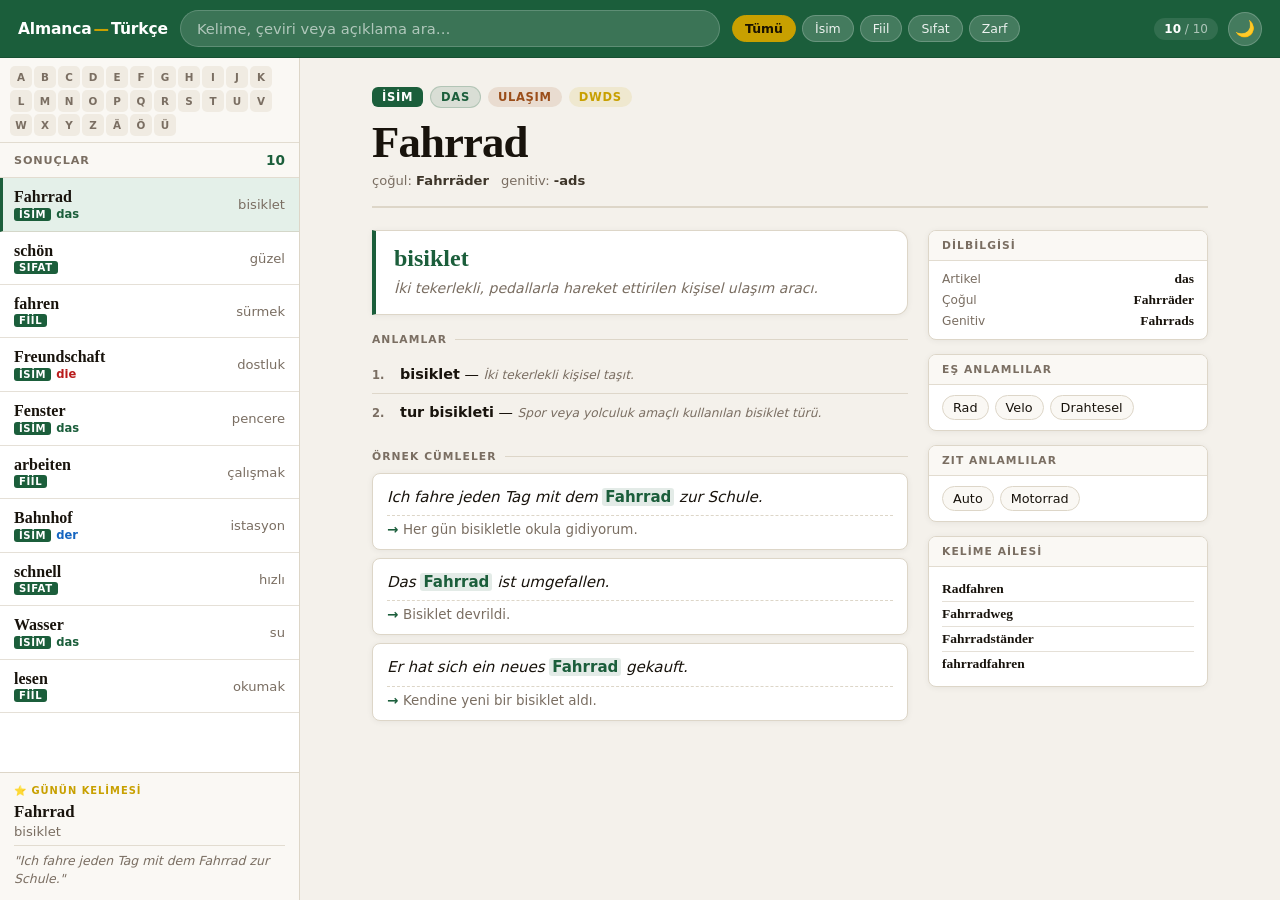
<file: almanca-sozluk-projesi/frontend/designs/design1-v2.html>
<!doctype html>
<html lang="tr" data-theme="light">
<head>
<meta charset="utf-8">
<meta name="viewport" content="width=device-width, initial-scale=1">
<title>Almanca–Türkçe Sözlük</title>
<style>
/* ─── TEMA DEĞİŞKENLERİ ─────────────────────────────────── */
:root {
  /* Açık tema */
  --bg:            #f4f1eb;
  --bg2:           #ece7dd;
  --panel:         #ffffff;
  --panel2:        #faf8f4;
  --border:        #ddd6c8;
  --border-soft:   rgba(180,165,140,0.35);
  --ink:           #18130c;
  --ink2:          #3d3529;
  --muted:         #7a6e62;
  --brand:         #1b5e3b;
  --brand-mid:     #237a4d;
  --brand-light:   #e6f2eb;
  --brand-chip:    rgba(27,94,59,0.12);
  --warm:          #9b4e1a;
  --warm-light:    #fdf0e7;
  --warm-chip:     rgba(155,78,26,0.13);
  --red:           #b91c1c;
  --red-light:     rgba(185,28,28,0.1);
  --accent:        #c8a000;
  --accent-light:  rgba(200,160,0,0.12);
  --list-hover:    #f0ebe2;
  --list-active:   #e4f0e9;
  --list-active-b: #1b5e3b;
  --tag-pos-bg:    #1b5e3b;
  --tag-pos-fg:    #ffffff;
  --alpha-bg:      #f0ebe2;
  --alpha-hover:   #1b5e3b;
  --alpha-fg:      #7a6e62;
  --shadow:        0 2px 16px rgba(20,15,5,0.08);
  --shadow-card:   0 1px 6px rgba(20,15,5,0.06);
  --radius:        12px;
  --radius-sm:     8px;
  --radius-xs:     5px;
  --topbar-bg:     #1b5e3b;
  --topbar-fg:     #ffffff;
  --topbar-muted:  rgba(255,255,255,0.6);
  --topbar-input:  rgba(255,255,255,0.14);
  --topbar-pill:   rgba(255,255,255,0.18);
  --topbar-pill-fg:rgba(255,255,255,0.9);
  --theme-icon:    "☀️";
  --konj-head:     #e8f2ed;
}

[data-theme="dark"] {
  --bg:            #111318;
  --bg2:           #191c24;
  --panel:         #1e2130;
  --panel2:        #242838;
  --border:        rgba(255,255,255,0.09);
  --border-soft:   rgba(255,255,255,0.06);
  --ink:           #e4e8f0;
  --ink2:          #b8c0d0;
  --muted:         #7a8496;
  --brand:         #5eb88a;
  --brand-mid:     #4daa7c;
  --brand-light:   rgba(94,184,138,0.12);
  --brand-chip:    rgba(94,184,138,0.15);
  --warm:          #e8944a;
  --warm-light:    rgba(232,148,74,0.12);
  --warm-chip:     rgba(232,148,74,0.15);
  --red:           #f87171;
  --red-light:     rgba(248,113,113,0.12);
  --accent:        #f5c842;
  --accent-light:  rgba(245,200,66,0.12);
  --list-hover:    rgba(255,255,255,0.04);
  --list-active:   rgba(94,184,138,0.12);
  --list-active-b: #5eb88a;
  --tag-pos-bg:    rgba(94,184,138,0.18);
  --tag-pos-fg:    #5eb88a;
  --alpha-bg:      rgba(255,255,255,0.05);
  --alpha-hover:   #5eb88a;
  --alpha-fg:      #7a8496;
  --shadow:        0 2px 16px rgba(0,0,0,0.35);
  --shadow-card:   0 1px 6px rgba(0,0,0,0.25);
  --radius:        12px;
  --radius-sm:     8px;
  --radius-xs:     5px;
  --topbar-bg:     #161a24;
  --topbar-fg:     #e4e8f0;
  --topbar-muted:  rgba(228,232,240,0.5);
  --topbar-input:  rgba(255,255,255,0.07);
  --topbar-pill:   rgba(255,255,255,0.08);
  --topbar-pill-fg:rgba(228,232,240,0.85);
  --konj-head:     rgba(255,255,255,0.06);
}

/* ─── RESET ─────────────────────────────────────────────── */
*, *::before, *::after { box-sizing: border-box; margin: 0; padding: 0; }
html { height: 100%; }
body {
  font-family: -apple-system, 'Segoe UI', system-ui, sans-serif;
  background: var(--bg);
  color: var(--ink);
  height: 100vh;
  overflow: hidden;
  display: flex;
  flex-direction: column;
  transition: background 0.25s, color 0.25s;
}

/* ─── TOPBAR ─────────────────────────────────────────────── */
.topbar {
  display: flex;
  align-items: center;
  gap: 12px;
  padding: 10px 18px;
  background: var(--topbar-bg);
  border-bottom: 1px solid rgba(0,0,0,0.15);
  z-index: 30;
  flex-shrink: 0;
  transition: background 0.25s;
}
.logo {
  font-size: 0.97rem;
  font-weight: 800;
  color: var(--topbar-fg);
  white-space: nowrap;
  letter-spacing: -0.01em;
  user-select: none;
}
.logo-sep { color: var(--accent); margin: 0 2px; }
.search-wrap { flex: 1; max-width: 540px; position: relative; }
.search-wrap input {
  width: 100%;
  padding: 9px 38px 9px 16px;
  border: 1px solid rgba(255,255,255,0.18);
  border-radius: 999px;
  background: var(--topbar-input);
  color: var(--topbar-fg);
  font-size: 0.92rem;
  outline: none;
  font-family: inherit;
  transition: background 0.15s, border-color 0.15s;
}
.search-wrap input::placeholder { color: var(--topbar-muted); }
.search-wrap input:focus { background: rgba(255,255,255,0.2); border-color: rgba(255,255,255,0.35); }
.search-clear {
  position: absolute;
  right: 12px;
  top: 50%;
  transform: translateY(-50%);
  background: none;
  border: none;
  color: var(--topbar-muted);
  cursor: pointer;
  font-size: 1rem;
  display: none;
  line-height: 1;
  padding: 2px;
}
.search-clear.visible { display: block; }
.pos-pills { display: flex; gap: 6px; flex-shrink: 0; }
.pos-pill {
  border: 1px solid rgba(255,255,255,0.2);
  border-radius: 999px;
  padding: 5px 12px;
  background: var(--topbar-pill);
  color: var(--topbar-pill-fg);
  font-size: 0.78rem;
  font-weight: 500;
  cursor: pointer;
  transition: all 0.15s;
  white-space: nowrap;
  font-family: inherit;
}
.pos-pill:hover { background: rgba(255,255,255,0.26); }
.pos-pill.active { background: var(--accent); color: #1a1200; border-color: var(--accent); font-weight: 700; }
.topbar-right { display: flex; align-items: center; gap: 10px; margin-left: auto; }
.stat-chip {
  background: rgba(255,255,255,0.1);
  border-radius: 999px;
  padding: 4px 10px;
  font-size: 0.75rem;
  color: var(--topbar-muted);
  white-space: nowrap;
}
.stat-chip strong { color: var(--topbar-fg); }
.theme-btn {
  width: 34px;
  height: 34px;
  border-radius: 999px;
  border: 1px solid rgba(255,255,255,0.2);
  background: var(--topbar-pill);
  color: var(--topbar-fg);
  cursor: pointer;
  font-size: 1rem;
  display: flex;
  align-items: center;
  justify-content: center;
  transition: all 0.15s;
  flex-shrink: 0;
}
.theme-btn:hover { background: rgba(255,255,255,0.25); }

/* ─── SPLIT LAYOUT ───────────────────────────────────────── */
.split {
  flex: 1;
  display: flex;
  overflow: hidden;
  min-height: 0;
}

/* ─── LEFT PANEL ─────────────────────────────────────────── */
.left-panel {
  width: 300px;
  min-width: 240px;
  flex-shrink: 0;
  display: flex;
  flex-direction: column;
  border-right: 1px solid var(--border);
  background: var(--panel);
  transition: background 0.25s, border-color 0.25s;
}

/* Alphabet quick-jump */
.alpha-bar {
  display: flex;
  flex-wrap: wrap;
  gap: 2px;
  padding: 8px 10px 6px;
  border-bottom: 1px solid var(--border-soft);
  background: var(--panel2);
}
.alpha-btn {
  width: 22px;
  height: 22px;
  border-radius: var(--radius-xs);
  border: none;
  background: var(--alpha-bg);
  color: var(--alpha-fg);
  font-size: 0.65rem;
  font-weight: 700;
  cursor: pointer;
  display: flex;
  align-items: center;
  justify-content: center;
  transition: all 0.13s;
  font-family: inherit;
}
.alpha-btn:hover, .alpha-btn.active { background: var(--alpha-hover); color: #fff; }

.list-header {
  padding: 9px 14px;
  font-size: 0.7rem;
  font-weight: 700;
  letter-spacing: 0.08em;
  text-transform: uppercase;
  color: var(--muted);
  border-bottom: 1px solid var(--border-soft);
  background: var(--panel2);
  display: flex;
  justify-content: space-between;
  align-items: center;
}
.list-header-count { color: var(--brand); font-size: 0.85rem; font-weight: 800; letter-spacing: 0; }

.list-scroll {
  flex: 1;
  overflow-y: auto;
  min-height: 0;
}
.list-scroll::-webkit-scrollbar { width: 4px; }
.list-scroll::-webkit-scrollbar-thumb { background: var(--border); border-radius: 4px; }

.list-item {
  display: grid;
  grid-template-columns: 1fr auto;
  grid-template-rows: auto auto;
  gap: 1px 8px;
  padding: 10px 14px;
  border-bottom: 1px solid var(--border-soft);
  cursor: pointer;
  transition: background 0.12s;
}
.list-item:hover { background: var(--list-hover); }
.list-item.active {
  background: var(--list-active);
  border-left: 3px solid var(--list-active-b);
  padding-left: 11px;
}
.li-word { font-size: 1rem; font-weight: 700; color: var(--ink); font-family: Georgia, serif; grid-column: 1; }
.li-meta { display: flex; align-items: center; gap: 5px; grid-column: 1; grid-row: 2; }
.li-pos {
  font-size: 0.63rem;
  font-weight: 700;
  text-transform: uppercase;
  letter-spacing: 0.06em;
  padding: 1px 5px;
  border-radius: 3px;
  background: var(--tag-pos-bg);
  color: var(--tag-pos-fg);
}
.li-artikel { font-size: 0.72rem; font-weight: 600; }
.li-artikel-der { color: #1565c0; }
.li-artikel-die { color: #b91c1c; }
.li-artikel-das { color: #1b5e3b; }
[data-theme="dark"] .li-artikel-der { color: #7eb8f7; }
[data-theme="dark"] .li-artikel-die { color: #f87171; }
[data-theme="dark"] .li-artikel-das { color: #5eb88a; }
.li-tr { font-size: 0.82rem; color: var(--muted); grid-column: 2; grid-row: 1 / 3; align-self: center; text-align: right; max-width: 100px; overflow: hidden; text-overflow: ellipsis; white-space: nowrap; }

/* Günün kelimesi */
.wotd {
  border-top: 1px solid var(--border);
  padding: 12px 14px;
  background: var(--panel2);
  flex-shrink: 0;
}
.wotd-label {
  font-size: 0.62rem;
  font-weight: 700;
  letter-spacing: 0.1em;
  text-transform: uppercase;
  color: var(--accent);
  margin-bottom: 6px;
  display: flex;
  align-items: center;
  gap: 5px;
}
.wotd-word { font-size: 1.05rem; font-weight: 700; font-family: Georgia, serif; color: var(--ink); }
.wotd-tr { font-size: 0.82rem; color: var(--muted); margin-top: 2px; }
.wotd-ex { font-size: 0.78rem; color: var(--muted); font-style: italic; margin-top: 6px; padding-top: 6px; border-top: 1px solid var(--border-soft); line-height: 1.45; }

/* ─── RIGHT PANEL ────────────────────────────────────────── */
.right-panel {
  flex: 1;
  overflow-y: auto;
  background: var(--bg);
  min-height: 0;
  transition: background 0.25s;
}
.right-panel::-webkit-scrollbar { width: 5px; }
.right-panel::-webkit-scrollbar-thumb { background: var(--border); border-radius: 4px; }

.detail-wrap { max-width: 900px; margin: 0 auto; padding: 28px 32px 60px; }

/* HEAD */
.d-head { margin-bottom: 22px; padding-bottom: 18px; border-bottom: 2px solid var(--border); }
.d-badges { display: flex; gap: 7px; flex-wrap: wrap; margin-bottom: 12px; align-items: center; }
.badge {
  display: inline-flex;
  align-items: center;
  padding: 3px 10px;
  border-radius: 999px;
  font-size: 0.72rem;
  font-weight: 700;
  text-transform: uppercase;
  letter-spacing: 0.06em;
  white-space: nowrap;
}
.badge-pos { background: var(--brand); color: #fff; border-radius: 6px; }
[data-theme="dark"] .badge-pos { background: var(--brand-chip); color: var(--brand); }
.badge-artikel-der { background: rgba(21,101,192,0.12); color: #1565c0; border: 1px solid rgba(21,101,192,0.2); }
.badge-artikel-die { background: var(--red-light); color: var(--red); border: 1px solid rgba(185,28,28,0.2); }
.badge-artikel-das { background: var(--brand-chip); color: var(--brand); border: 1px solid rgba(27,94,59,0.2); }
[data-theme="dark"] .badge-artikel-der { background: rgba(126,184,247,0.12); color: #7eb8f7; border-color: rgba(126,184,247,0.2); }
.badge-cat { background: var(--warm-chip); color: var(--warm); }
.badge-src { background: var(--accent-light); color: var(--accent); cursor: default; }
.d-lemma {
  font-family: Georgia, 'Times New Roman', serif;
  font-size: 2.8rem;
  font-weight: 700;
  color: var(--ink);
  line-height: 1;
  letter-spacing: -0.02em;
  word-break: break-word;
}
.d-morph-line {
  margin-top: 8px;
  font-size: 0.82rem;
  color: var(--muted);
  display: flex;
  flex-wrap: wrap;
  gap: 12px;
}
.d-morph-item strong { color: var(--ink2); }

/* TWO COLUMN BODY */
.d-body { display: grid; grid-template-columns: 1fr 280px; gap: 20px; align-items: start; }

/* TRANSLATION */
.d-translation {
  margin-bottom: 18px;
  padding: 14px 18px;
  background: var(--panel);
  border: 1px solid var(--border);
  border-left: 4px solid var(--brand);
  border-radius: 0 var(--radius) var(--radius) 0;
  box-shadow: var(--shadow-card);
}
.d-tr-word { font-size: 1.5rem; font-weight: 700; color: var(--brand); font-family: Georgia, serif; }
.d-tr-desc { font-size: 0.88rem; color: var(--muted); margin-top: 6px; line-height: 1.55; font-style: italic; }

/* SENSES */
.d-senses { margin-bottom: 18px; }
.sense-item { display: flex; gap: 10px; padding: 8px 0; border-bottom: 1px solid var(--border-soft); align-items: baseline; }
.sense-item:last-child { border-bottom: none; }
.sense-num { font-size: 0.72rem; color: var(--muted); font-weight: 700; min-width: 18px; }
.sense-body { flex: 1; font-size: 0.9rem; line-height: 1.5; }
.sense-label { display: inline-block; font-size: 0.68rem; font-weight: 700; text-transform: uppercase; letter-spacing: 0.06em; padding: 1px 6px; border-radius: 3px; background: var(--brand-chip); color: var(--brand); margin-right: 5px; }

/* EXAMPLES */
.d-examples { margin-bottom: 18px; }
.ex-item { padding: 12px 14px; background: var(--panel); border: 1px solid var(--border); border-radius: var(--radius-sm); box-shadow: var(--shadow-card); margin-bottom: 8px; }
.ex-item:last-child { margin-bottom: 0; }
.ex-de { font-style: italic; font-size: 0.94rem; color: var(--ink); line-height: 1.55; }
.ex-de mark { background: var(--brand-chip); color: var(--brand); border-radius: 3px; padding: 0 3px; font-style: normal; font-weight: 600; }
.ex-tr { font-size: 0.84rem; color: var(--muted); margin-top: 6px; padding-top: 6px; border-top: 1px dashed var(--border); }
.ex-tr::before { content: "→ "; color: var(--brand); font-weight: 700; }

/* KONJUGATION / DEKLINATION */
.d-table-wrap { margin-bottom: 18px; overflow: hidden; border-radius: var(--radius-sm); border: 1px solid var(--border); }
.d-table { width: 100%; border-collapse: collapse; font-size: 0.84rem; }
.d-table thead th { background: var(--konj-head); color: var(--muted); text-align: left; padding: 7px 10px; font-weight: 600; font-size: 0.75rem; text-transform: uppercase; letter-spacing: 0.05em; border-bottom: 1px solid var(--border); }
.d-table tbody td { padding: 7px 10px; border-bottom: 1px solid var(--border-soft); color: var(--ink); font-family: Georgia, serif; }
.d-table tbody tr:last-child td { border-bottom: none; }
.d-table tbody tr:hover td { background: var(--list-hover); }
.d-table td:first-child { color: var(--muted); font-family: inherit; font-size: 0.8rem; font-style: normal; width: 110px; }

/* ─── RIGHT SIDEBAR COLUMN ───────────────────────────────── */
.d-sidebar { display: flex; flex-direction: column; gap: 14px; }

.side-card {
  background: var(--panel);
  border: 1px solid var(--border);
  border-radius: var(--radius-sm);
  box-shadow: var(--shadow-card);
  overflow: hidden;
}
.side-card-head {
  padding: 8px 13px;
  font-size: 0.67rem;
  font-weight: 800;
  letter-spacing: 0.1em;
  text-transform: uppercase;
  color: var(--muted);
  border-bottom: 1px solid var(--border-soft);
  background: var(--panel2);
}
.side-card-body { padding: 10px 13px; }

/* Dilbilgisi özet */
.gram-rows { display: grid; gap: 5px; }
.gram-row { display: flex; justify-content: space-between; align-items: baseline; gap: 8px; font-size: 0.84rem; }
.gram-lbl { color: var(--muted); font-size: 0.76rem; white-space: nowrap; }
.gram-val { font-family: Georgia, serif; font-weight: 600; color: var(--ink); text-align: right; }

/* Eş anlamlılar / Zıt */
.chip-cloud { display: flex; flex-wrap: wrap; gap: 6px; }
.word-chip {
  font-size: 0.8rem;
  padding: 4px 10px;
  border-radius: 999px;
  background: var(--panel2);
  border: 1px solid var(--border);
  cursor: pointer;
  color: var(--ink);
  transition: all 0.13s;
  font-family: inherit;
}
.word-chip:hover { background: var(--brand); color: #fff; border-color: var(--brand); }
.word-chip.ant { }
.word-chip.ant:hover { background: var(--red); border-color: var(--red); }

/* Kelime ailesi */
.family-item { display: flex; align-items: baseline; gap: 6px; padding: 4px 0; border-bottom: 1px solid var(--border-soft); font-size: 0.84rem; }
.family-item:last-child { border-bottom: none; }
.family-word { font-family: Georgia, serif; font-weight: 600; color: var(--ink); cursor: pointer; }
.family-word:hover { color: var(--brand); }
.family-tr { color: var(--muted); font-size: 0.76rem; }

/* ─── SECTION TITLES ─────────────────────────────────────── */
.sec-title {
  font-size: 0.67rem;
  font-weight: 800;
  letter-spacing: 0.1em;
  text-transform: uppercase;
  color: var(--muted);
  margin-bottom: 10px;
  display: flex;
  align-items: center;
  gap: 8px;
}
.sec-title::after { content: ''; flex: 1; height: 1px; background: var(--border); }

/* ─── EMPTY STATE ────────────────────────────────────────── */
.empty-state {
  display: flex;
  flex-direction: column;
  align-items: center;
  justify-content: center;
  height: 100%;
  min-height: 300px;
  color: var(--muted);
  gap: 12px;
  padding: 40px;
  text-align: center;
}
.empty-icon { font-size: 2.5rem; opacity: 0.4; }
.empty-text { font-size: 0.95rem; }
.empty-sub { font-size: 0.82rem; }

/* ─── TRANSITIONS ────────────────────────────────────────── */
.left-panel, .side-card, .ex-item, .d-translation, .wotd { transition: background 0.25s, border-color 0.25s; }

/* ─── RESPONSIVE ─────────────────────────────────────────── */
@media (max-width: 900px) {
  .left-panel { width: 250px; }
  .d-body { grid-template-columns: 1fr; }
  .d-sidebar { order: -1; display: grid; grid-template-columns: repeat(auto-fill, minmax(200px, 1fr)); flex-direction: unset; }
  .detail-wrap { padding: 20px 18px 50px; }
}
@media (max-width: 640px) {
  .left-panel { display: none; }
  .pos-pills { display: none; }
}
</style>
</head>
<body>

<!-- TOPBAR -->
<div class="topbar">
  <div class="logo">Almanca<span class="logo-sep">—</span>Türkçe</div>
  <div class="search-wrap">
    <input id="q" type="search" placeholder="Kelime, çeviri veya açıklama ara…" oninput="onSearch(this.value)" autocomplete="off">
    <button class="search-clear" id="clear-btn" onclick="clearSearch()" title="Temizle">✕</button>
  </div>
  <div class="pos-pills">
    <button class="pos-pill active" onclick="setPOS('',this)">Tümü</button>
    <button class="pos-pill" onclick="setPOS('isim',this)">İsim</button>
    <button class="pos-pill" onclick="setPOS('fiil',this)">Fiil</button>
    <button class="pos-pill" onclick="setPOS('sıfat',this)">Sıfat</button>
    <button class="pos-pill" onclick="setPOS('zarf',this)">Zarf</button>
  </div>
  <div class="topbar-right">
    <div class="stat-chip"><strong id="vis-count">10</strong> / <span id="tot-count">10</span></div>
    <button class="theme-btn" id="theme-btn" onclick="toggleTheme()" title="Tema değiştir">☀️</button>
  </div>
</div>

<!-- SPLIT -->
<div class="split">

  <!-- LEFT -->
  <div class="left-panel">
    <div class="alpha-bar" id="alpha-bar"></div>
    <div class="list-header">
      <span>Sonuçlar</span>
      <span class="list-header-count" id="list-count">10</span>
    </div>
    <div class="list-scroll" id="list-items"></div>

    <!-- Günün Kelimesi -->
    <div class="wotd" id="wotd-box"></div>
  </div>

  <!-- RIGHT -->
  <div class="right-panel">
    <div class="detail-wrap" id="detail-wrap">
      <div class="empty-state">
        <div class="empty-icon">📖</div>
        <div class="empty-text">Listeden bir kelime seçin</div>
        <div class="empty-sub">ya da yukarıdaki arama kutusunu kullanın</div>
      </div>
    </div>
  </div>
</div>

<script>
/* ───────────────────── VERİ ───────────────────────────── */
const ENTRIES = [
  {
    almanca:"Fahrrad", artikel:"das", turkce:"bisiklet", tur:"isim",
    cogul:"Fahrräder", genitiv:"Fahrrads",
    kategoriler:["ulaşım"], kaynak:"DWDS",
    anlam:"İki tekerlekli, pedallarla hareket ettirilen kişisel ulaşım aracı.",
    anlamlar:[{tr:"bisiklet",tanim:"İki tekerlekli kişisel taşıt."},{tr:"tur bisikleti",tanim:"Spor veya yolculuk amaçlı kullanılan bisiklet türü."}],
    esanlamlilar:["Rad","Velo","Drahtesel"],
    zit_anlamlilar:["Auto","Motorrad"],
    kelime_ailesi:["Radfahren","Fahrradweg","Fahrradständer","fahrradfahren"],
    ornekler:[
      {almanca:"Ich fahre jeden Tag mit dem Fahrrad zur Schule.",turkce:"Her gün bisikletle okula gidiyorum."},
      {almanca:"Das Fahrrad ist umgefallen.",turkce:"Bisiklet devrildi."},
      {almanca:"Er hat sich ein neues Fahrrad gekauft.",turkce:"Kendine yeni bir bisiklet aldı."}
    ]
  },
  {
    almanca:"schön", turkce:"güzel", tur:"sıfat",
    komparativ:"schöner", superlativ:"am schönsten",
    kategoriler:["günlük hayat"], kaynak:"Wiktionary",
    anlam:"Estetik açıdan hoş olan, göze hitap eden, beğeni uyandıran.",
    anlamlar:[{tr:"güzel",tanim:"Görünüm olarak beğenilen."},{tr:"harika, hoş",tanim:"Bir durumun olumlu nitelendirilmesi."}],
    esanlamlilar:["hübsch","wunderschön","herrlich","prächtig"],
    zit_anlamlilar:["hässlich","unschön","schlecht"],
    kelime_ailesi:["Schönheit","verschönern","schönmachen","wunderschön"],
    ornekler:[
      {almanca:"Das Wetter ist heute sehr schön.",turkce:"Hava bugün çok güzel."},
      {almanca:"Sie hat ein schönes Kleid an.",turkce:"Üzerinde güzel bir elbise var."},
      {almanca:"Der Blick vom Berg ist wunderschön.",turkce:"Dağdan manzara muhteşem."}
    ]
  },
  {
    almanca:"fahren", turkce:"sürmek, gitmek", tur:"fiil",
    partizip2:"gefahren", stammvokal:"ä (fährt)",
    hilfsverb:"sein",
    kategoriler:["ulaşım","günlük hayat"], kaynak:"DWDS",
    anlam:"Bir araç kullanarak ya da araçla taşınarak bir yerden bir yere gitmek.",
    anlamlar:[{tr:"sürmek",tanim:"Araç yönetmek.",label:"otomotiv"},{tr:"gitmek",tanim:"Araçla seyahat etmek."},{tr:"işlemek",tanim:"Araç veya makine çalışmak.",label:"teknik"}],
    esanlamlilar:["reisen","lenken","steuern"],
    zit_anlamlilar:["bleiben","anhalten","stoppen"],
    kelime_ailesi:["Fahrt","Fahrer","Fahrzeug","abfahren","einfahren","losfahren"],
    konjugation:[
      {kisi:"ich",prasens:"fahre",prateritum:"fuhr"},
      {kisi:"du",prasens:"fährst",prateritum:"fuhrst"},
      {kisi:"er/sie",prasens:"fährt",prateritum:"fuhr"},
      {kisi:"wir",prasens:"fahren",prateritum:"fuhren"},
      {kisi:"ihr",prasens:"fahrt",prateritum:"fuhrt"},
      {kisi:"sie/Sie",prasens:"fahren",prateritum:"fuhren"},
    ],
    ornekler:[
      {almanca:"Wir fahren morgen nach Berlin.",turkce:"Yarın Berlin'e gidiyoruz."},
      {almanca:"Er fährt gern Auto.",turkce:"Araba sürmekten hoşlanır."},
      {almanca:"Der Zug fährt um 9 Uhr ab.",turkce:"Tren saat 9'da kalkıyor."}
    ]
  },
  {
    almanca:"Freundschaft", artikel:"die", turkce:"dostluk, arkadaşlık", tur:"isim",
    cogul:"Freundschaften", genitiv:"Freundschaft",
    kategoriler:["sosyal hayat"], kaynak:"Wiktionary",
    anlam:"Karşılıklı sevgi, güven ve saygıya dayalı kişiler arası derin bağ.",
    anlamlar:[{tr:"dostluk",tanim:"Derin kişisel bağ."},{tr:"arkadaşlık",tanim:"Ortak paylaşıma dayalı ilişki."}],
    esanlamlilar:["Kameradschaft","Verbundenheit","Zuneigung"],
    zit_anlamlilar:["Feindschaft","Rivalität"],
    kelime_ailesi:["Freund","Freundin","befreunden","freundschaftlich"],
    ornekler:[
      {almanca:"Unsere Freundschaft hält seit zwanzig Jahren.",turkce:"Dostluğumuz yirmi yıldır devam ediyor."},
      {almanca:"Wahre Freundschaft ist selten.",turkce:"Gerçek dostluk nadirdir."}
    ]
  },
  {
    almanca:"Fenster", artikel:"das", turkce:"pencere", tur:"isim",
    cogul:"Fenster", genitiv:"Fensters",
    kategoriler:["mimarlık","günlük hayat"], kaynak:"DWDS",
    anlam:"Bir yapının duvarında ışık ve hava geçişine yarayan, genellikle camla kapatılan açıklık.",
    anlamlar:[{tr:"pencere",tanim:"Binadaki cam açıklık."},{tr:"ekran, pencere",tanim:"Bilgisayar arayüzünde açık panel.",label:"bilişim"}],
    esanlamlilar:["Scheibe"],
    zit_anlamlilar:["Wand","Tür"],
    kelime_ailesi:["Fensterscheibe","Fensterbank","Fensterrahmen","Doppelfenster"],
    ornekler:[
      {almanca:"Bitte mach das Fenster zu!",turkce:"Lütfen pencereyi kapat!"},
      {almanca:"Durch das Fenster sehe ich den Garten.",turkce:"Pencereden bahçeyi görüyorum."}
    ]
  },
  {
    almanca:"arbeiten", turkce:"çalışmak", tur:"fiil",
    partizip2:"gearbeitet", hilfsverb:"haben",
    kategoriler:["meslek","günlük hayat"], kaynak:"DWDS",
    anlam:"Bir amaç doğrultusunda fiziksel ya da zihinsel çaba harcamak.",
    anlamlar:[{tr:"çalışmak",tanim:"Meslek icra etmek."},{tr:"işlemek",tanim:"Bir cihazın çalışır durumda olması.",label:"teknik"}],
    esanlamlilar:["tätig sein","werken","schaffen"],
    zit_anlamlilar:["faulenzen","ruhen","ausruhen"],
    kelime_ailesi:["Arbeit","Arbeiter","Arbeitgeber","erarbeiten","mitarbeiten"],
    konjugation:[
      {kisi:"ich",prasens:"arbeite",prateritum:"arbeitete"},
      {kisi:"du",prasens:"arbeitest",prateritum:"arbeitetest"},
      {kisi:"er/sie",prasens:"arbeitet",prateritum:"arbeitete"},
      {kisi:"wir",prasens:"arbeiten",prateritum:"arbeiteten"},
      {kisi:"ihr",prasens:"arbeitet",prateritum:"arbeitetet"},
      {kisi:"sie/Sie",prasens:"arbeiten",prateritum:"arbeiteten"},
    ],
    ornekler:[
      {almanca:"Sie arbeitet als Ärztin in einem Krankenhaus.",turkce:"Bir hastanede doktor olarak çalışıyor."},
      {almanca:"Ich arbeite jeden Tag von neun bis fünf.",turkce:"Her gün dokuzdan beşe kadar çalışıyorum."},
      {almanca:"Hast du heute viel gearbeitet?",turkce:"Bugün çok çalıştın mı?"}
    ]
  },
  {
    almanca:"Bahnhof", artikel:"der", turkce:"istasyon, tren garı", tur:"isim",
    cogul:"Bahnhöfe", genitiv:"Bahnhofs",
    kategoriler:["ulaşım"], kaynak:"DWDS",
    anlam:"Trenlerin yolcu indirip bindirdiği bina ve çevresindeki alandır.",
    anlamlar:[{tr:"istasyon",tanim:"Tren durağı."},{tr:"anlamamak",tanim:"Sadece 'nur Bahnhof verstehen' deyiminde kullanılır.",label:"deyim"}],
    esanlamlilar:["Haltestelle","Bahnstation"],
    zit_anlamlilar:[],
    kelime_ailesi:["Gleis","Bahnsteig","Hauptbahnhof","S-Bahnhof","Bahnhofshalle"],
    ornekler:[
      {almanca:"Wir treffen uns am Bahnhof um drei Uhr.",turkce:"Saat üçte istasyonda buluşuyoruz."},
      {almanca:"Der Bahnhof ist sehr groß.",turkce:"İstasyon çok büyük."}
    ]
  },
  {
    almanca:"schnell", turkce:"hızlı, çabuk", tur:"sıfat",
    komparativ:"schneller", superlativ:"am schnellsten",
    kategoriler:["günlük hayat"], kaynak:"Wiktionary",
    anlam:"Az zaman alan, yüksek hızda gerçekleşen; süratle.",
    anlamlar:[{tr:"hızlı",tanim:"Yüksek hızda olan."},{tr:"çabuk, kısa sürede",tanim:"Az zaman içinde gerçekleşen."}],
    esanlamlilar:["rasch","flott","zügig","eilig"],
    zit_anlamlilar:["langsam","träge","gemächlich"],
    kelime_ailesi:["Schnelligkeit","Schnellzug","schnellstens","beschleunigen"],
    ornekler:[
      {almanca:"Das Auto fährt sehr schnell.",turkce:"Araba çok hızlı gidiyor."},
      {almanca:"Kannst du bitte schneller kommen?",turkce:"Lütfen daha hızlı gelebilir misin?"}
    ]
  },
  {
    almanca:"Wasser", artikel:"das", turkce:"su", tur:"isim",
    cogul:"Wässer", genitiv:"Wassers",
    kategoriler:["doğa","günlük hayat"], kaynak:"DWDS",
    anlam:"Renksiz, kokusuz, tatsız olan, H₂O formülüyle tanımlanan temel sıvı element.",
    anlamlar:[{tr:"su",tanim:"Sıvı hâldeki H₂O."},{tr:"su alanı",tanimi:"Göl, nehir, deniz.",label:"coğrafya"}],
    esanlamlilar:["Flüssigkeit","Nass","H₂O"],
    zit_anlamlilar:["Feuer","Eis"],
    kelime_ailesi:["Wasserfall","Wasserhahn","Trinkwasser","wässrig","wässern"],
    ornekler:[
      {almanca:"Kannst du mir ein Glas Wasser geben?",turkce:"Bana bir bardak su verir misin?"},
      {almanca:"Das Wasser im Fluss ist klar.",turkce:"Nehirdeki su berrak."}
    ]
  },
  {
    almanca:"lesen", turkce:"okumak", tur:"fiil",
    partizip2:"gelesen", stammvokal:"ie (liest)",
    hilfsverb:"haben",
    kategoriler:["eğitim","kültür"], kaynak:"DWDS",
    anlam:"Yazılı ya da basılı metni gözle izleyerek anlamak; bir kitabı ya da metni okumak.",
    anlamlar:[{tr:"okumak",tanim:"Yazıyı gözle algılayıp anlamak."},{tr:"toplamak",tanim:"Üzüm bağ gibi ürünleri toplamak.",label:"tarım"}],
    esanlamlilar:["studieren","lektüre halten"],
    zit_anlamlilar:["schreiben","verfassen"],
    kelime_ailesi:["Leser","Lektüre","Buchlesung","vorlesen","auseinanderlesen"],
    konjugation:[
      {kisi:"ich",prasens:"lese",prateritum:"las"},
      {kisi:"du",prasens:"liest",prateritum:"lasest"},
      {kisi:"er/sie",prasens:"liest",prateritum:"las"},
      {kisi:"wir",prasens:"lesen",prateritum:"lasen"},
      {kisi:"ihr",prasens:"lest",prateritum:"last"},
      {kisi:"sie/Sie",prasens:"lesen",prateritum:"lasen"},
    ],
    ornekler:[
      {almanca:"Er liest jeden Abend ein Buch.",turkce:"Her akşam bir kitap okur."},
      {almanca:"Ich lese gerade einen Roman auf Deutsch.",turkce:"Şu an Almanca bir roman okuyorum."}
    ]
  },
];

const WOTD = ENTRIES[Math.floor(Math.random() * ENTRIES.length)];

/* ───────────────────── STATE ──────────────────────────── */
let filtered = [...ENTRIES];
let activePOS = '';
let activeAlpha = '';
let activeIdx = 0;
let isDark = false;

/* ───────────────────── HELPERS ────────────────────────── */
function hl(text, word) {
  if (!word || word.length < 2) return text;
  const re = new RegExp('(' + word.replace(/[.*+?^${}()|[\]\\]/g,'\\$&') + ')', 'gi');
  return text.replace(re, '<mark>$1</mark>');
}
function artikelCls(a) {
  return a === 'der' ? 'badge-artikel-der' : a === 'die' ? 'badge-artikel-die' : 'badge-artikel-das';
}
function liArtCls(a) {
  return a === 'der' ? 'li-artikel-der' : a === 'die' ? 'li-artikel-die' : 'li-artikel-das';
}

/* ───────────────────── ALPHA BAR ──────────────────────── */
function buildAlphaBar() {
  const letters = 'ABCDEFGHIJKLMNOPQRSTUVWXYZ'.split('').concat(['Ä','Ö','Ü']);
  document.getElementById('alpha-bar').innerHTML = letters.map(l =>
    `<button class="alpha-btn" onclick="setAlpha('${l}',this)" title="${l}">${l}</button>`
  ).join('');
}

function setAlpha(letter, btn) {
  if (activeAlpha === letter) {
    activeAlpha = '';
    document.querySelectorAll('.alpha-btn').forEach(b => b.classList.remove('active'));
  } else {
    activeAlpha = letter;
    document.querySelectorAll('.alpha-btn').forEach(b => b.classList.remove('active'));
    btn.classList.add('active');
  }
  applyFilters();
}

/* ───────────────────── WOTD ────────────────────────────── */
function buildWotd() {
  const e = WOTD;
  const ex = e.ornekler && e.ornekler[0];
  document.getElementById('wotd-box').innerHTML = `
    <div class="wotd-label">⭐ Günün Kelimesi</div>
    <div class="wotd-word">${e.almanca}</div>
    <div class="wotd-tr">${e.turkce}</div>
    ${ex ? `<div class="wotd-ex">"${ex.almanca}"</div>` : ''}
  `;
}

/* ───────────────────── LIST ────────────────────────────── */
function renderList() {
  const q = document.getElementById('q').value.trim();
  document.getElementById('list-count').textContent = filtered.length;
  document.getElementById('vis-count').textContent = filtered.length;
  document.getElementById('list-items').innerHTML = filtered.map((e, i) => `
    <div class="list-item${activeIdx === i ? ' active' : ''}" onclick="selectEntry(${i})">
      <div class="li-word">${hl(e.almanca, q)}</div>
      <div class="li-meta">
        <span class="li-pos">${e.tur}</span>
        ${e.artikel ? `<span class="li-artikel ${liArtCls(e.artikel)}">${e.artikel}</span>` : ''}
      </div>
      <div class="li-tr">${e.turkce.split(',')[0].trim()}</div>
    </div>
  `).join('');
}

/* ───────────────────── DETAIL ──────────────────────────── */
function selectEntry(i) {
  activeIdx = i;
  renderList();
  const e = filtered[i];
  const q = document.getElementById('q').value.trim();

  /* Badges */
  const badges = [
    `<span class="badge badge-pos">${e.tur}</span>`,
    e.artikel ? `<span class="badge ${artikelCls(e.artikel)}">${e.artikel}</span>` : '',
    ...(e.kategoriler||[]).map(k => `<span class="badge badge-cat">${k}</span>`),
    e.kaynak ? `<span class="badge badge-src">${e.kaynak}</span>` : '',
  ].filter(Boolean).join('');

  /* Morph line */
  const morphParts = [];
  if (e.cogul) morphParts.push(`<span class="d-morph-item">çoğul: <strong>${e.cogul}</strong></span>`);
  if (e.genitiv) morphParts.push(`<span class="d-morph-item">genitiv: <strong>-${e.genitiv.slice(-3)}</strong></span>`);
  if (e.partizip2) morphParts.push(`<span class="d-morph-item">Partizip II: <strong>${e.partizip2}</strong></span>`);
  if (e.hilfsverb) morphParts.push(`<span class="d-morph-item">yardımcı: <strong>${e.hilfsverb}</strong></span>`);
  if (e.stammvokal) morphParts.push(`<span class="d-morph-item">kök: <strong>${e.stammvokal}</strong></span>`);
  if (e.komparativ) morphParts.push(`<span class="d-morph-item">karş: <strong>${e.komparativ}</strong></span>`);
  if (e.superlativ) morphParts.push(`<span class="d-morph-item">en: <strong>${e.superlativ}</strong></span>`);

  /* Senses */
  let sensesHtml = '';
  if (e.anlamlar && e.anlamlar.length > 1) {
    sensesHtml = `<div class="d-senses">
      <div class="sec-title">Anlamlar</div>
      ${e.anlamlar.map((a,i)=>`<div class="sense-item">
        <span class="sense-num">${i+1}.</span>
        <div class="sense-body">
          ${a.label ? `<span class="sense-label">${a.label}</span>` : ''}
          <strong>${a.tr}</strong>${a.tanim ? ` — <em style="color:var(--muted);font-size:0.85em">${a.tanim}</em>` : ''}
        </div>
      </div>`).join('')}
    </div>`;
  }

  /* Examples */
  const exHtml = e.ornekler && e.ornekler.length ? `
    <div class="d-examples">
      <div class="sec-title">Örnek Cümleler</div>
      ${e.ornekler.map(ex=>`<div class="ex-item">
        <div class="ex-de">${hl(ex.almanca, e.almanca)}</div>
        <div class="ex-tr">${ex.turkce||'<em style="color:var(--muted)">çeviri bekleniyor…</em>'}</div>
      </div>`).join('')}
    </div>` : '';

  /* Konjugation */
  let konjHtml = '';
  if (e.konjugation && e.konjugation.length) {
    konjHtml = `<div class="sec-title">Çekim Tablosu</div>
    <div class="d-table-wrap">
      <table class="d-table">
        <thead><tr><th>Kişi</th><th>Präsens</th><th>Präteritum</th></tr></thead>
        <tbody>${e.konjugation.map(r=>`<tr>
          <td>${r.kisi}</td>
          <td>${r.prasens}</td>
          <td>${r.prateritum}</td>
        </tr>`).join('')}</tbody>
      </table>
    </div>`;
  }

  /* ── SIDEBAR CARDS ── */

  /* Dilbilgisi */
  const gramRows = [];
  if (e.artikel) gramRows.push(['Artikel', e.artikel]);
  if (e.cogul) gramRows.push(['Çoğul', e.cogul]);
  if (e.genitiv) gramRows.push(['Genitiv', e.genitiv]);
  if (e.partizip2) gramRows.push(['Partizip II', e.partizip2]);
  if (e.hilfsverb) gramRows.push(['Yardımcı fiil', e.hilfsverb]);
  if (e.komparativ) gramRows.push(['Karşılaştırma', e.komparativ]);
  if (e.superlativ) gramRows.push(['Üstünlük', e.superlativ]);
  const gramHtml = gramRows.length ? `
    <div class="side-card">
      <div class="side-card-head">Dilbilgisi</div>
      <div class="side-card-body">
        <div class="gram-rows">
          ${gramRows.map(([l,v])=>`<div class="gram-row"><span class="gram-lbl">${l}</span><span class="gram-val">${v}</span></div>`).join('')}
        </div>
      </div>
    </div>` : '';

  /* Eş anlamlılar */
  const synHtml = e.esanlamlilar && e.esanlamlilar.length ? `
    <div class="side-card">
      <div class="side-card-head">Eş Anlamlılar</div>
      <div class="side-card-body">
        <div class="chip-cloud">
          ${e.esanlamlilar.map(s=>`<button class="word-chip" onclick="searchWord('${s}')">${s}</button>`).join('')}
        </div>
      </div>
    </div>` : '';

  /* Zıt anlamlılar */
  const antHtml = e.zit_anlamlilar && e.zit_anlamlilar.length ? `
    <div class="side-card">
      <div class="side-card-head">Zıt Anlamlılar</div>
      <div class="side-card-body">
        <div class="chip-cloud">
          ${e.zit_anlamlilar.map(s=>`<button class="word-chip ant" onclick="searchWord('${s}')">${s}</button>`).join('')}
        </div>
      </div>
    </div>` : '';

  /* Kelime ailesi */
  const famHtml = e.kelime_ailesi && e.kelime_ailesi.length ? `
    <div class="side-card">
      <div class="side-card-head">Kelime Ailesi</div>
      <div class="side-card-body">
        ${e.kelime_ailesi.map(w=>`<div class="family-item">
          <span class="family-word" onclick="searchWord('${w}')">${w}</span>
        </div>`).join('')}
      </div>
    </div>` : '';

  /* Assemble */
  document.getElementById('detail-wrap').innerHTML = `
    <div class="d-head">
      <div class="d-badges">${badges}</div>
      <div class="d-lemma">${e.almanca}</div>
      ${morphParts.length ? `<div class="d-morph-line">${morphParts.join('')}</div>` : ''}
    </div>

    <div class="d-body">
      <div class="d-main">
        <div class="d-translation">
          <div class="d-tr-word">${e.turkce}</div>
          ${e.anlam ? `<div class="d-tr-desc">${e.anlam}</div>` : ''}
        </div>
        ${sensesHtml}
        ${exHtml}
        ${konjHtml}
      </div>
      <div class="d-sidebar">
        ${gramHtml}
        ${synHtml}
        ${antHtml}
        ${famHtml}
      </div>
    </div>
  `;

  document.querySelector('.right-panel').scrollTop = 0;
}

/* ───────────────────── SEARCH / FILTER ─────────────────── */
function applyFilters() {
  const q = document.getElementById('q').value.toLowerCase();
  filtered = ENTRIES.filter(e => {
    if (activePOS && e.tur !== activePOS) return false;
    if (activeAlpha && !e.almanca.toUpperCase().startsWith(activeAlpha)) return false;
    if (!q) return true;
    return e.almanca.toLowerCase().includes(q)
        || e.turkce.toLowerCase().includes(q)
        || (e.anlam||'').toLowerCase().includes(q);
  });
  activeIdx = 0;
  renderList();
  if (filtered.length) selectEntry(0);
  else document.getElementById('detail-wrap').innerHTML = `<div class="empty-state"><div class="empty-icon">🔍</div><div class="empty-text">Sonuç bulunamadı</div></div>`;
}

function onSearch(q) {
  document.getElementById('clear-btn').className = 'search-clear' + (q ? ' visible' : '');
  applyFilters();
}

function clearSearch() {
  document.getElementById('q').value = '';
  document.getElementById('clear-btn').className = 'search-clear';
  applyFilters();
}

function setPOS(pos, btn) {
  activePOS = pos;
  document.querySelectorAll('.pos-pill').forEach(b => b.classList.remove('active'));
  btn.classList.add('active');
  applyFilters();
}

function searchWord(w) {
  document.getElementById('q').value = w;
  document.getElementById('clear-btn').className = 'search-clear visible';
  applyFilters();
}

/* ───────────────────── TEMA ────────────────────────────── */
function toggleTheme() {
  isDark = !isDark;
  document.documentElement.setAttribute('data-theme', isDark ? 'dark' : 'light');
  document.getElementById('theme-btn').textContent = isDark ? '☀️' : '🌙';
  try { localStorage.setItem('at-theme', isDark ? 'dark' : 'light'); } catch(e){}
}

/* ───────────────────── INIT ────────────────────────────── */
(function init() {
  // Tema tercihi
  try {
    const saved = localStorage.getItem('at-theme');
    if (saved === 'dark') {
      isDark = true;
      document.documentElement.setAttribute('data-theme','dark');
      document.getElementById('theme-btn').textContent = '☀️';
    } else {
      document.getElementById('theme-btn').textContent = '🌙';
    }
  } catch(e) { document.getElementById('theme-btn').textContent = '🌙'; }

  document.getElementById('tot-count').textContent = ENTRIES.length;
  buildAlphaBar();
  buildWotd();
  renderList();
  selectEntry(0);
})();
</script>
</body>
</html>
</file>
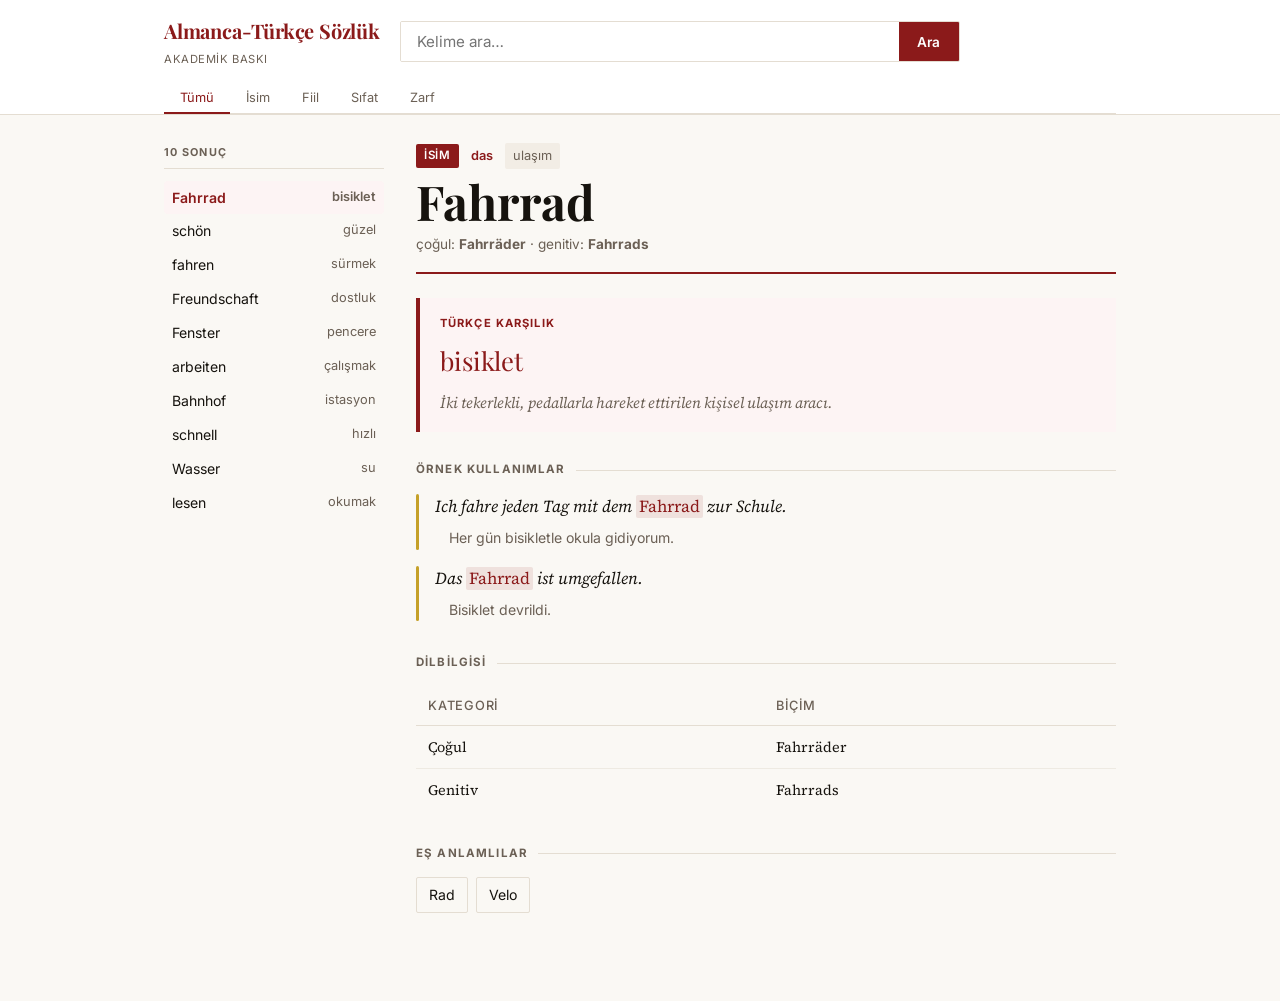
<file: almanca-sozluk-projesi/frontend/designs/design2-scholar.html>
<!doctype html>
<html lang="tr">
<head>
<meta charset="utf-8">
<meta name="viewport" content="width=device-width, initial-scale=1">
<title>Tasarım 2 — DWDS Akademik</title>
<style>
@import url('https://fonts.googleapis.com/css2?family=Playfair+Display:wght@400;700&family=Source+Serif+4:ital,wght@0,300;0,400;0,600;1,400&family=Inter:wght@400;500;600&display=swap');

:root {
  --bg: #faf8f4;
  --surface: #ffffff;
  --border: #e4ddd2;
  --ink: #16130e;
  --ink-muted: #6b6055;
  --brand: #8b1a1a;
  --brand-light: #fdf4f4;
  --accent: #c5a028;
  --tag-bg: #f2ede5;
  --radius: 4px;
}
* { box-sizing: border-box; margin: 0; padding: 0; }
html { scroll-behavior: smooth; }
body { font-family: 'Source Serif 4', Georgia, serif; background: var(--bg); color: var(--ink); line-height: 1.7; }

/* HEADER */
.site-header { background: var(--surface); border-bottom: 1px solid var(--border); position: sticky; top: 0; z-index: 20; }
.header-inner { max-width: 1000px; margin: 0 auto; padding: 14px 24px; display: flex; align-items: center; gap: 20px; }
.site-name { font-family: 'Playfair Display', serif; font-size: 1.25rem; font-weight: 700; color: var(--brand); letter-spacing: -0.01em; white-space: nowrap; }
.site-name small { font-size: 0.7rem; font-family: 'Inter', sans-serif; display: block; color: var(--ink-muted); font-weight: 400; letter-spacing: 0.05em; text-transform: uppercase; margin-top: 2px; }
.search-form { flex: 1; display: flex; max-width: 560px; border: 1px solid var(--border); border-radius: 2px; overflow: hidden; background: #fff; }
.search-form input { flex: 1; padding: 10px 16px; border: none; font-family: 'Inter', sans-serif; font-size: 0.95rem; color: var(--ink); outline: none; }
.search-form button { padding: 10px 18px; background: var(--brand); color: #fff; border: none; font-family: 'Inter', sans-serif; font-size: 0.85rem; font-weight: 600; cursor: pointer; letter-spacing: 0.03em; }
.filter-tabs { display: flex; gap: 0; border-bottom: 1px solid var(--border); }
.tab-btn { padding: 7px 16px; font-family: 'Inter', sans-serif; font-size: 0.8rem; border: none; background: none; cursor: pointer; color: var(--ink-muted); border-bottom: 2px solid transparent; margin-bottom: -1px; transition: all 0.15s; }
.tab-btn.active, .tab-btn:hover { color: var(--brand); border-bottom-color: var(--brand); }

/* LAYOUT */
.layout { max-width: 1000px; margin: 0 auto; padding: 28px 24px 60px; display: grid; grid-template-columns: 220px 1fr; gap: 32px; }

/* SIDEBAR */
.sidebar { }
.sidebar-section { margin-bottom: 24px; }
.sidebar-heading { font-family: 'Inter', sans-serif; font-size: 0.68rem; font-weight: 700; letter-spacing: 0.1em; text-transform: uppercase; color: var(--ink-muted); border-bottom: 1px solid var(--border); padding-bottom: 6px; margin-bottom: 12px; }
.sidebar-link { display: block; font-family: 'Inter', sans-serif; font-size: 0.88rem; color: var(--ink); text-decoration: none; padding: 5px 8px; border-radius: var(--radius); cursor: pointer; transition: background 0.12s; }
.sidebar-link:hover { background: var(--tag-bg); }
.sidebar-link.active { background: var(--brand-light); color: var(--brand); font-weight: 600; }
.sidebar-link-tr { float: right; color: var(--ink-muted); font-size: 0.8rem; }
.result-count { font-family: 'Inter', sans-serif; font-size: 0.8rem; color: var(--ink-muted); margin-bottom: 12px; }

/* ENTRY ARTICLE */
.entry-article { }
.entry-head-block { border-bottom: 2px solid var(--brand); padding-bottom: 16px; margin-bottom: 24px; }
.entry-meta-line { font-family: 'Inter', sans-serif; font-size: 0.8rem; color: var(--ink-muted); margin-bottom: 8px; display: flex; gap: 12px; flex-wrap: wrap; align-items: center; }
.meta-pos { background: var(--brand); color: #fff; padding: 2px 8px; border-radius: 2px; font-size: 0.72rem; font-weight: 600; text-transform: uppercase; letter-spacing: 0.06em; }
.meta-artikel { color: var(--brand); font-weight: 600; }
.meta-cat { background: var(--tag-bg); padding: 2px 8px; border-radius: 2px; color: var(--ink-muted); }
.entry-lemma { font-family: 'Playfair Display', serif; font-size: 3rem; font-weight: 700; color: var(--ink); line-height: 1; }
.entry-lemma-info { margin-top: 8px; font-family: 'Inter', sans-serif; font-size: 0.85rem; color: var(--ink-muted); }

.entry-translation-block { margin: 0 0 28px; padding: 16px 20px; background: var(--brand-light); border-left: 4px solid var(--brand); }
.tr-label { font-family: 'Inter', sans-serif; font-size: 0.7rem; text-transform: uppercase; letter-spacing: 0.1em; color: var(--brand); font-weight: 700; margin-bottom: 6px; }
.tr-word { font-family: 'Playfair Display', serif; font-size: 1.6rem; color: var(--brand); }
.tr-desc { margin-top: 8px; font-size: 0.95rem; color: var(--ink-muted); font-style: italic; }

.section-head { font-family: 'Inter', sans-serif; font-size: 0.72rem; font-weight: 700; letter-spacing: 0.1em; text-transform: uppercase; color: var(--ink-muted); margin-bottom: 14px; display: flex; align-items: center; gap: 10px; }
.section-head::after { content: ''; flex: 1; height: 1px; background: var(--border); }

/* EXAMPLES */
.examples-section { margin-bottom: 32px; }
.example-block { margin-bottom: 16px; display: grid; grid-template-columns: 3px 1fr; gap: 0 16px; }
.example-bar { background: var(--accent); border-radius: 2px; }
.example-content { }
.example-de-text { font-size: 1.05rem; color: var(--ink); font-style: italic; line-height: 1.6; }
.example-de-text mark { background: rgba(139,26,26,0.1); padding: 0 3px; border-radius: 2px; font-style: normal; color: var(--brand); }
.example-tr-text { font-family: 'Inter', sans-serif; font-size: 0.88rem; color: var(--ink-muted); margin-top: 5px; padding-left: 14px; border-left: none; }

/* GRAMMAR */
.grammar-section { margin-bottom: 32px; }
.grammar-table { border-collapse: collapse; width: 100%; font-family: 'Inter', sans-serif; font-size: 0.9rem; }
.grammar-table th { text-align: left; color: var(--ink-muted); font-weight: 500; padding: 8px 12px; border-bottom: 1px solid var(--border); font-size: 0.8rem; text-transform: uppercase; letter-spacing: 0.06em; }
.grammar-table td { padding: 9px 12px; border-bottom: 1px solid rgba(228,221,210,0.5); font-family: 'Source Serif 4', serif; }
.grammar-table tr:last-child td { border-bottom: none; }

/* SYNONYMS */
.synonym-section { margin-bottom: 28px; }
.syn-list { display: flex; flex-wrap: wrap; gap: 8px; }
.syn-word { font-family: 'Inter', sans-serif; font-size: 0.88rem; padding: 5px 12px; border: 1px solid var(--border); border-radius: 2px; cursor: pointer; transition: all 0.14s; }
.syn-word:hover { background: var(--brand); color: #fff; border-color: var(--brand); }

@media (max-width: 700px) {
  .layout { grid-template-columns: 1fr; }
  .sidebar { display: none; }
}
</style>
</head>
<body>

<header class="site-header">
  <div class="header-inner">
    <div class="site-name">Almanca-Türkçe Sözlük <small>Akademik Baskı</small></div>
    <form class="search-form" onsubmit="doSearch(event)">
      <input type="search" id="search-input" placeholder="Kelime ara…" oninput="liveFilter(this.value)">
      <button type="submit">Ara</button>
    </form>
  </div>
  <div style="max-width:1000px;margin:0 auto;padding:0 24px">
    <div class="filter-tabs">
      <button class="tab-btn active" onclick="setTab('','Tümü',this)">Tümü</button>
      <button class="tab-btn" onclick="setTab('isim','İsim',this)">İsim</button>
      <button class="tab-btn" onclick="setTab('fiil','Fiil',this)">Fiil</button>
      <button class="tab-btn" onclick="setTab('sıfat','Sıfat',this)">Sıfat</button>
      <button class="tab-btn" onclick="setTab('zarf','Zarf',this)">Zarf</button>
    </div>
  </div>
</header>

<div class="layout">
  <aside class="sidebar">
    <div class="sidebar-section">
      <div class="sidebar-heading" id="result-label">10 Sonuç</div>
      <div id="sidebar-list"></div>
    </div>
  </aside>

  <main id="main-content">
    <div id="entry-display"></div>
  </main>
</div>

<script>
const ENTRIES = [
  { almanca:"Fahrrad", artikel:"das", turkce:"bisiklet", tur:"isim", cogul:"Fahrräder", genitiv:"Fahrrads", kategoriler:["ulaşım"], anlam:"İki tekerlekli, pedallarla hareket ettirilen kişisel ulaşım aracı.", esanlamlilar:["Rad","Velo"], ornekler:[{almanca:"Ich fahre jeden Tag mit dem Fahrrad zur Schule.",turkce:"Her gün bisikletle okula gidiyorum."},{almanca:"Das Fahrrad ist umgefallen.",turkce:"Bisiklet devrildi."}]},
  { almanca:"schön", turkce:"güzel", tur:"sıfat", komparativ:"schöner", superlativ:"am schönsten", kategoriler:["günlük hayat"], anlam:"Estetik açıdan hoş olan, göze hitap eden.", esanlamlilar:["hübsch","wunderschön"], ornekler:[{almanca:"Das Wetter ist heute sehr schön.",turkce:"Hava bugün çok güzel."},{almanca:"Sie hat ein schönes Kleid an.",turkce:"Üzerinde güzel bir elbise var."},{almanca:"Der Blick vom Berg ist wunderschön.",turkce:"Dağdan manzara muhteşem."}]},
  { almanca:"fahren", turkce:"sürmek, gitmek", tur:"fiil", partizip2:"gefahren", kategoriler:["ulaşım","günlük hayat"], anlam:"Bir araç kullanarak bir yerden bir yere gitmek.", esanlamlilar:["reisen","lenken"], ornekler:[{almanca:"Wir fahren morgen nach Berlin.",turkce:"Yarın Berlin'e gidiyoruz."},{almanca:"Er fährt gern Auto.",turkce:"Araba sürmekten hoşlanır."}]},
  { almanca:"Freundschaft", artikel:"die", turkce:"dostluk, arkadaşlık", tur:"isim", cogul:"Freundschaften", kategoriler:["sosyal hayat"], anlam:"Karşılıklı sevgi, güven ve saygıya dayalı kişiler arası bağ.", esanlamlilar:["Kameradschaft","Verbundenheit"], ornekler:[{almanca:"Unsere Freundschaft hält seit zwanzig Jahren.",turkce:"Dostluğumuz yirmi yıldır devam ediyor."},{almanca:"Wahre Freundschaft ist selten.",turkce:"Gerçek dostluk nadirdir."}]},
  { almanca:"Fenster", artikel:"das", turkce:"pencere", tur:"isim", cogul:"Fenster", genitiv:"Fensters", anlam:"Bir yapının duvarında ışık ve hava geçişine yarayan açıklık.", ornekler:[{almanca:"Bitte mach das Fenster zu!",turkce:"Lütfen pencereyi kapat!"},{almanca:"Durch das Fenster sehe ich den Garten.",turkce:"Pencereden bahçeyi görüyorum."}]},
  { almanca:"arbeiten", turkce:"çalışmak", tur:"fiil", partizip2:"gearbeitet", kategoriler:["meslek","günlük hayat"], anlam:"Bir amaç doğrultusunda fiziksel ya da zihinsel çaba harcamak.", esanlamlilar:["tätig sein","werken"], ornekler:[{almanca:"Sie arbeitet als Ärztin in einem Krankenhaus.",turkce:"Bir hastanede doktor olarak çalışıyor."},{almanca:"Ich arbeite jeden Tag von neun bis fünf.",turkce:"Her gün dokuzdan beşe kadar çalışıyorum."},{almanca:"Hast du heute viel gearbeitet?",turkce:"Bugün çok çalıştın mı?"}]},
  { almanca:"Bahnhof", artikel:"der", turkce:"istasyon, tren garı", tur:"isim", cogul:"Bahnhöfe", genitiv:"Bahnhofs", kategoriler:["ulaşım"], anlam:"Trenlerin yolcu indirip bindirdiği bina ve çevresindeki alan.", ornekler:[{almanca:"Wir treffen uns am Bahnhof um drei Uhr.",turkce:"Saat üçte istasyonda buluşuyoruz."},{almanca:"Der Bahnhof ist sehr groß.",turkce:"İstasyon çok büyük."}]},
  { almanca:"schnell", turkce:"hızlı, çabuk", tur:"sıfat", komparativ:"schneller", superlativ:"am schnellsten", kategoriler:["günlük hayat"], anlam:"Az zaman alan, yüksek hızda gerçekleşen.", esanlamlilar:["rasch","flott"], ornekler:[{almanca:"Das Auto fährt sehr schnell.",turkce:"Araba çok hızlı gidiyor."},{almanca:"Kannst du bitte schneller kommen?",turkce:"Lütfen daha hızlı gelebilir misin?"}]},
  { almanca:"Wasser", artikel:"das", turkce:"su", tur:"isim", kategoriler:["doğa","günlük hayat"], anlam:"Renksiz, kokusuz, tatsız olan temel sıvı element.", ornekler:[{almanca:"Kannst du mir ein Glas Wasser geben?",turkce:"Bana bir bardak su verir misin?"},{almanca:"Das Wasser im Fluss ist klar.",turkce:"Nehirdeki su berrak."}]},
  { almanca:"lesen", turkce:"okumak", tur:"fiil", partizip2:"gelesen", kategoriler:["eğitim","kültür"], anlam:"Yazılı metni gözle izleyerek anlamak.", esanlamlilar:["studieren"], ornekler:[{almanca:"Er liest jeden Abend ein Buch.",turkce:"Her akşam bir kitap okur."},{almanca:"Ich lese gerade einen Roman auf Deutsch.",turkce:"Şu an Almanca bir roman okuyorum."}]},
];

let filtered = [...ENTRIES];
let activePOS = '';

function hl(text, word) {
  if (!word || word.length < 2) return text;
  return text.replace(new RegExp('(' + word.replace(/[.*+?^${}()|[\]\\]/g,'\\$&') + ')', 'gi'), '<mark>$1</mark>');
}

function renderSidebar() {
  document.getElementById('result-label').textContent = filtered.length + ' sonuç';
  document.getElementById('sidebar-list').innerHTML = filtered.map((e,i) =>
    `<div class="sidebar-link" onclick="showEntry(${i})" id="sl-${i}">
      ${e.almanca}
      <span class="sidebar-link-tr">${e.turkce.split(',')[0].trim()}</span>
    </div>`
  ).join('');
}

function showEntry(i) {
  document.querySelectorAll('.sidebar-link').forEach(el => el.classList.remove('active'));
  const sl = document.getElementById('sl-' + i);
  if (sl) sl.classList.add('active');
  const e = filtered[i];
  const q = document.getElementById('search-input').value.trim();
  let grammar = [];
  if (e.cogul) grammar.push(['Çoğul', e.cogul]);
  if (e.genitiv) grammar.push(['Genitiv', e.genitiv]);
  if (e.partizip2) grammar.push(['Partizip II', e.partizip2]);
  if (e.komparativ) grammar.push(['Karşılaştırma', e.komparativ]);
  if (e.superlativ) grammar.push(['Üstünlük', e.superlativ]);

  document.getElementById('entry-display').innerHTML = `
    <article class="entry-article">
      <div class="entry-head-block">
        <div class="entry-meta-line">
          <span class="meta-pos">${e.tur}</span>
          ${e.artikel ? `<span class="meta-artikel">${e.artikel}</span>` : ''}
          ${(e.kategoriler||[]).map(k=>`<span class="meta-cat">${k}</span>`).join('')}
        </div>
        <div class="entry-lemma">${hl(e.almanca, q)}</div>
        ${e.cogul||e.genitiv||e.partizip2||e.komparativ ? `<div class="entry-lemma-info">
          ${e.cogul?'çoğul: <strong>'+e.cogul+'</strong>':''}
          ${e.genitiv?' · genitiv: <strong>'+e.genitiv+'</strong>':''}
          ${e.partizip2?' · Partizip II: <strong>'+e.partizip2+'</strong>':''}
          ${e.komparativ?' · '+e.komparativ+' · '+e.superlativ:''}
        </div>` : ''}
      </div>

      <div class="entry-translation-block">
        <div class="tr-label">Türkçe Karşılık</div>
        <div class="tr-word">${e.turkce}</div>
        ${e.anlam ? `<div class="tr-desc">${e.anlam}</div>` : ''}
      </div>

      ${e.ornekler && e.ornekler.length ? `
      <div class="examples-section">
        <div class="section-head">Örnek Kullanımlar</div>
        ${e.ornekler.map(ex => `
          <div class="example-block">
            <div class="example-bar"></div>
            <div class="example-content">
              <div class="example-de-text">${hl(ex.almanca, e.almanca)}</div>
              <div class="example-tr-text">${ex.turkce||'<em>çeviri bekleniyor</em>'}</div>
            </div>
          </div>`).join('')}
      </div>` : ''}

      ${grammar.length ? `
      <div class="grammar-section">
        <div class="section-head">Dilbilgisi</div>
        <table class="grammar-table">
          <thead><tr><th>Kategori</th><th>Biçim</th></tr></thead>
          <tbody>${grammar.map(([l,v])=>`<tr><td>${l}</td><td>${v}</td></tr>`).join('')}</tbody>
        </table>
      </div>` : ''}

      ${e.esanlamlilar && e.esanlamlilar.length ? `
      <div class="synonym-section">
        <div class="section-head">Eş Anlamlılar</div>
        <div class="syn-list">${e.esanlamlilar.map(s=>`<span class="syn-word">${s}</span>`).join('')}</div>
      </div>` : ''}
    </article>`;
  window.scrollTo({ top: 0, behavior: 'smooth' });
}

function liveFilter(q) {
  const ql = q.toLowerCase();
  filtered = ENTRIES.filter(e => {
    if (activePOS && e.tur !== activePOS) return false;
    if (!q) return true;
    return e.almanca.toLowerCase().includes(ql) || e.turkce.toLowerCase().includes(ql) || (e.anlam||'').toLowerCase().includes(ql);
  });
  renderSidebar();
}

function setTab(pos, label, btn) {
  activePOS = pos;
  document.querySelectorAll('.tab-btn').forEach(b => b.classList.remove('active'));
  btn.classList.add('active');
  liveFilter(document.getElementById('search-input').value);
}

function doSearch(e) { e.preventDefault(); }

renderSidebar();
showEntry(0);
</script>
</body>
</html>
</file>
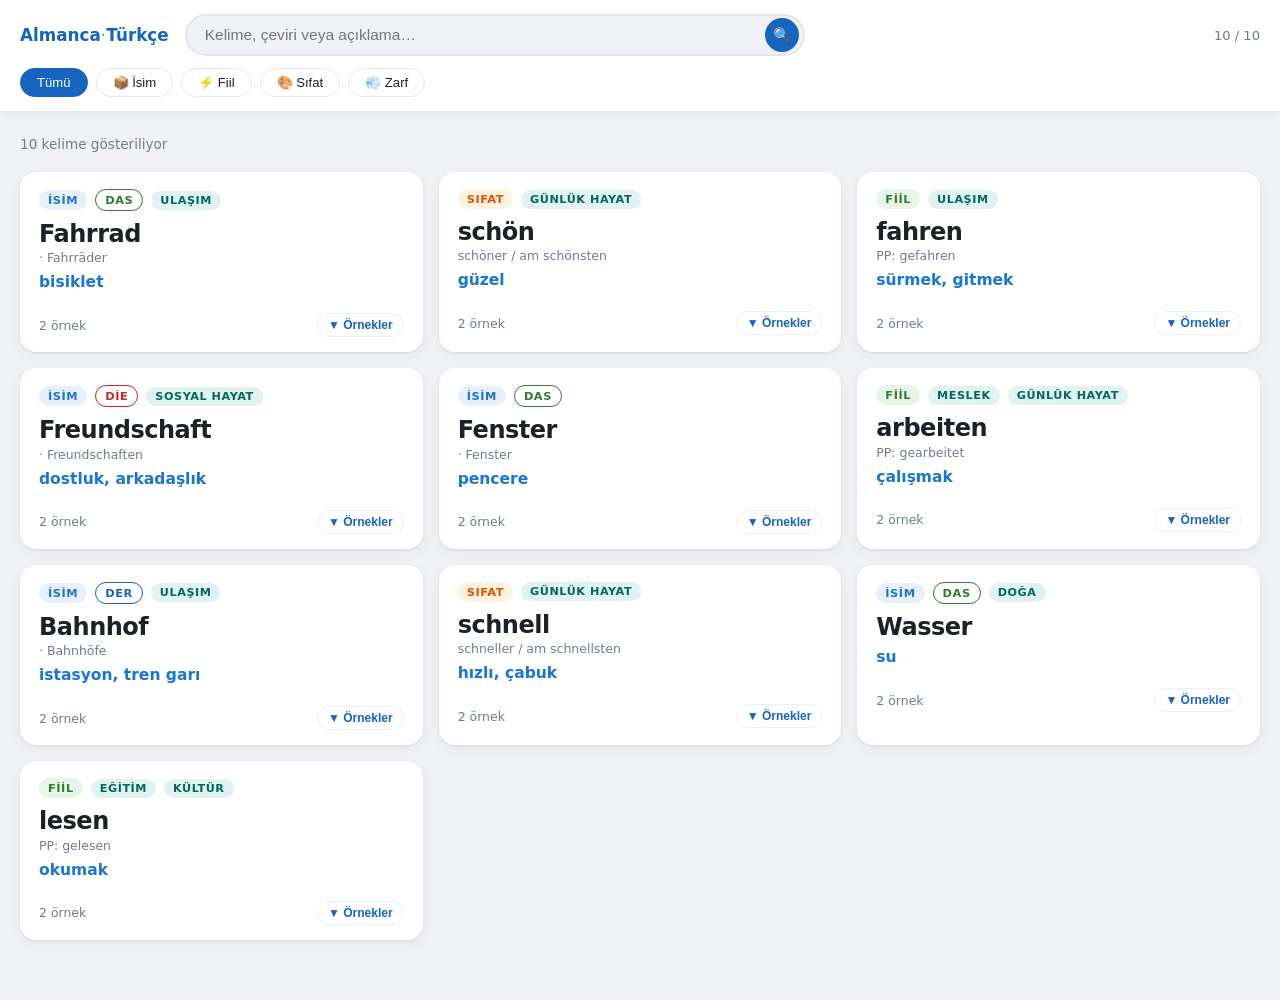
<file: almanca-sozluk-projesi/frontend/designs/design3-cards.html>
<!doctype html>
<html lang="tr">
<head>
<meta charset="utf-8">
<meta name="viewport" content="width=device-width, initial-scale=1">
<title>Tasarım 3 — Modern Kartlar</title>
<style>
:root {
  --bg: #f0f2f5;
  --surface: #ffffff;
  --border: #e2e7ed;
  --ink: #1c2128;
  --muted: #6e7d8c;
  --brand: #1565c0;
  --brand-light: #e8f0fe;
  --brand-mid: #1976d2;
  --green: #2e7d32;
  --green-light: #e8f5e9;
  --amber: #e65100;
  --amber-light: #fff3e0;
  --purple: #6a1b9a;
  --purple-light: #f3e5f5;
  --teal: #00695c;
  --teal-light: #e0f2f1;
  --card-shadow: 0 1px 3px rgba(0,0,0,0.08), 0 4px 16px rgba(0,0,0,0.05);
  --card-hover: 0 4px 12px rgba(0,0,0,0.12), 0 8px 24px rgba(0,0,0,0.07);
  --radius: 16px;
  --radius-sm: 8px;
}
* { box-sizing: border-box; margin: 0; padding: 0; }
html { scroll-behavior: smooth; }
body { font-family: -apple-system, 'Segoe UI', system-ui, sans-serif; background: var(--bg); color: var(--ink); min-height: 100vh; }

/* TOP */
.top { background: #fff; border-bottom: 1px solid var(--border); position: sticky; top: 0; z-index: 20; box-shadow: 0 2px 8px rgba(0,0,0,0.06); }
.top-inner { max-width: 1280px; margin: 0 auto; padding: 14px 20px; display: flex; flex-direction: column; gap: 12px; }
.top-row1 { display: flex; align-items: center; gap: 16px; }
.logo { font-size: 1.05rem; font-weight: 800; color: var(--brand); white-space: nowrap; }
.logo em { color: var(--muted); font-style: normal; font-weight: 400; }
.search-bar { flex: 1; max-width: 620px; position: relative; }
.search-bar input { width: 100%; padding: 10px 44px 10px 18px; border: 2px solid var(--border); border-radius: 999px; font-size: 0.97rem; color: var(--ink); outline: none; transition: border-color 0.15s; background: var(--bg); }
.search-bar input:focus { border-color: var(--brand); background: #fff; }
.search-bar button { position: absolute; right: 6px; top: 50%; transform: translateY(-50%); width: 34px; height: 34px; border-radius: 999px; border: none; background: var(--brand); color: #fff; cursor: pointer; font-size: 0.9rem; display: flex; align-items: center; justify-content: center; }
.top-stats { font-size: 0.82rem; color: var(--muted); margin-left: auto; }
.chips-row { display: flex; gap: 8px; flex-wrap: wrap; }
.chip-filter { padding: 6px 16px; border-radius: 999px; border: 1.5px solid var(--border); background: #fff; color: var(--ink); font-size: 0.82rem; font-weight: 500; cursor: pointer; transition: all 0.14s; }
.chip-filter:hover { border-color: var(--brand); color: var(--brand); }
.chip-filter.active { background: var(--brand); color: #fff; border-color: var(--brand); }

/* CONTENT */
.content { max-width: 1280px; margin: 0 auto; padding: 24px 20px 60px; }
.content-header { display: flex; align-items: center; justify-content: space-between; margin-bottom: 20px; }
.content-title { font-size: 0.85rem; color: var(--muted); font-weight: 500; }
.view-toggle { display: flex; gap: 4px; }
.view-btn { padding: 6px 10px; border: 1px solid var(--border); background: #fff; cursor: pointer; font-size: 0.8rem; border-radius: var(--radius-sm); color: var(--muted); }
.view-btn.active { background: var(--brand); color: #fff; border-color: var(--brand); }

/* GRID */
.grid { display: grid; grid-template-columns: repeat(auto-fill, minmax(300px, 1fr)); gap: 16px; }

/* CARD */
.card { background: var(--surface); border-radius: var(--radius); box-shadow: var(--card-shadow); overflow: hidden; transition: box-shadow 0.2s, transform 0.2s; cursor: pointer; border: 1px solid transparent; }
.card:hover { box-shadow: var(--card-hover); transform: translateY(-2px); border-color: rgba(21,101,192,0.15); }
.card.expanded { border-color: rgba(21,101,192,0.2); }

.card-head { padding: 16px 18px 12px; }
.card-meta { display: flex; align-items: center; gap: 8px; margin-bottom: 10px; flex-wrap: wrap; }
.badge { display: inline-flex; align-items: center; padding: 3px 9px; border-radius: 999px; font-size: 0.71rem; font-weight: 700; text-transform: uppercase; letter-spacing: 0.05em; }
.badge-pos-isim { background: var(--brand-light); color: var(--brand-mid); }
.badge-pos-fiil { background: var(--green-light); color: var(--green); }
.badge-pos-sıfat { background: var(--amber-light); color: var(--amber); }
.badge-pos-zarf { background: var(--purple-light); color: var(--purple); }
.badge-pos-default { background: #f5f5f5; color: #555; }
.badge-artikel { background: transparent; border: 1px solid currentColor; }
.badge-artikel-der { color: #1565c0; }
.badge-artikel-die { color: #c62828; }
.badge-artikel-das { color: #2e7d32; }
.badge-cat { background: var(--teal-light); color: var(--teal); font-size: 0.7rem; }

.card-word { font-size: 1.5rem; font-weight: 800; color: var(--ink); letter-spacing: -0.02em; line-height: 1.1; }
.card-morph { font-size: 0.78rem; color: var(--muted); margin-top: 3px; }
.card-translation { font-size: 0.97rem; font-weight: 600; color: var(--brand-mid); margin-top: 8px; }

.card-divider { height: 1px; background: var(--border); margin: 0; }

.card-examples { padding: 12px 18px 0; display: none; }
.card.expanded .card-examples { display: block; }
.card-ex-label { font-size: 0.68rem; font-weight: 700; letter-spacing: 0.1em; text-transform: uppercase; color: var(--muted); margin-bottom: 10px; }
.ex-row { margin-bottom: 12px; }
.ex-de { font-size: 0.9rem; color: var(--ink); line-height: 1.5; }
.ex-de mark { background: rgba(21,101,192,0.1); color: var(--brand); border-radius: 3px; padding: 0 2px; font-weight: 600; }
.ex-tr { font-size: 0.82rem; color: var(--muted); margin-top: 4px; padding-left: 12px; border-left: 2px solid var(--border); }

.card-footer { padding: 10px 18px 14px; display: flex; align-items: center; justify-content: space-between; }
.card-syn { font-size: 0.78rem; color: var(--muted); }
.card-syn strong { color: var(--ink); }
.toggle-btn { font-size: 0.75rem; font-weight: 600; color: var(--brand); background: none; border: none; cursor: pointer; padding: 4px 10px; border-radius: 999px; border: 1px solid var(--brand-light); transition: all 0.13s; }
.toggle-btn:hover { background: var(--brand-light); }

.empty { text-align: center; padding: 60px 20px; color: var(--muted); }
.empty h3 { font-size: 1.1rem; margin-bottom: 8px; }
</style>
</head>
<body>

<div class="top">
  <div class="top-inner">
    <div class="top-row1">
      <div class="logo">Almanca<em>·</em>Türkçe</div>
      <div class="search-bar">
        <input type="search" id="q" placeholder="Kelime, çeviri veya açıklama…" oninput="onSearch(this.value)">
        <button>🔍</button>
      </div>
      <div class="top-stats" id="stats">10 / 10</div>
    </div>
    <div class="chips-row">
      <button class="chip-filter active" onclick="setPOS('',this)">Tümü</button>
      <button class="chip-filter" onclick="setPOS('isim',this)">📦 İsim</button>
      <button class="chip-filter" onclick="setPOS('fiil',this)">⚡ Fiil</button>
      <button class="chip-filter" onclick="setPOS('sıfat',this)">🎨 Sıfat</button>
      <button class="chip-filter" onclick="setPOS('zarf',this)">💨 Zarf</button>
    </div>
  </div>
</div>

<div class="content">
  <div class="content-header">
    <div class="content-title" id="result-label"></div>
  </div>
  <div class="grid" id="grid"></div>
  <div class="empty" id="empty" style="display:none"><h3>Sonuç bulunamadı</h3><p>Farklı bir kelime deneyin.</p></div>
</div>

<script>
const ENTRIES = [
  { almanca:"Fahrrad", artikel:"das", turkce:"bisiklet", tur:"isim", cogul:"Fahrräder", kategoriler:["ulaşım"], anlam:"İki tekerlekli, pedallarla hareket ettirilen ulaşım aracı.", esanlamlilar:["Rad","Velo"], ornekler:[{almanca:"Ich fahre jeden Tag mit dem Fahrrad zur Schule.",turkce:"Her gün bisikletle okula gidiyorum."},{almanca:"Das Fahrrad ist umgefallen.",turkce:"Bisiklet devrildi."}]},
  { almanca:"schön", turkce:"güzel", tur:"sıfat", komparativ:"schöner", superlativ:"am schönsten", kategoriler:["günlük hayat"], anlam:"Estetik açıdan hoş olan, göze hitap eden.", esanlamlilar:["hübsch","wunderschön"], ornekler:[{almanca:"Das Wetter ist heute sehr schön.",turkce:"Hava bugün çok güzel."},{almanca:"Sie hat ein schönes Kleid an.",turkce:"Üzerinde güzel bir elbise var."}]},
  { almanca:"fahren", turkce:"sürmek, gitmek", tur:"fiil", partizip2:"gefahren", kategoriler:["ulaşım"], anlam:"Bir araç ile bir yerden bir yere gitmek.", esanlamlilar:["reisen","lenken"], ornekler:[{almanca:"Wir fahren morgen nach Berlin.",turkce:"Yarın Berlin'e gidiyoruz."},{almanca:"Er fährt gern Auto.",turkce:"Araba sürmekten hoşlanır."}]},
  { almanca:"Freundschaft", artikel:"die", turkce:"dostluk, arkadaşlık", tur:"isim", cogul:"Freundschaften", kategoriler:["sosyal hayat"], anlam:"Karşılıklı güven ve saygıya dayalı kişiler arası bağ.", esanlamlilar:["Kameradschaft"], ornekler:[{almanca:"Unsere Freundschaft hält seit zwanzig Jahren.",turkce:"Dostluğumuz yirmi yıldır devam ediyor."},{almanca:"Wahre Freundschaft ist selten.",turkce:"Gerçek dostluk nadirdir."}]},
  { almanca:"Fenster", artikel:"das", turkce:"pencere", tur:"isim", cogul:"Fenster", anlam:"Bir yapının duvarında ışık ve hava geçişine yarayan açıklık.", ornekler:[{almanca:"Bitte mach das Fenster zu!",turkce:"Lütfen pencereyi kapat!"},{almanca:"Durch das Fenster sehe ich den Garten.",turkce:"Pencereden bahçeyi görüyorum."}]},
  { almanca:"arbeiten", turkce:"çalışmak", tur:"fiil", partizip2:"gearbeitet", kategoriler:["meslek","günlük hayat"], anlam:"Bir amaç doğrultusunda çaba harcamak.", esanlamlilar:["tätig sein","werken"], ornekler:[{almanca:"Sie arbeitet als Ärztin in einem Krankenhaus.",turkce:"Bir hastanede doktor olarak çalışıyor."},{almanca:"Hast du heute viel gearbeitet?",turkce:"Bugün çok çalıştın mı?"}]},
  { almanca:"Bahnhof", artikel:"der", turkce:"istasyon, tren garı", tur:"isim", cogul:"Bahnhöfe", kategoriler:["ulaşım"], anlam:"Trenlerin yolcu indirip bindirdiği alan.", ornekler:[{almanca:"Wir treffen uns am Bahnhof um drei Uhr.",turkce:"Saat üçte istasyonda buluşuyoruz."},{almanca:"Der Bahnhof ist sehr groß.",turkce:"İstasyon çok büyük."}]},
  { almanca:"schnell", turkce:"hızlı, çabuk", tur:"sıfat", komparativ:"schneller", superlativ:"am schnellsten", kategoriler:["günlük hayat"], anlam:"Yüksek hızda gerçekleşen.", esanlamlilar:["rasch","flott"], ornekler:[{almanca:"Das Auto fährt sehr schnell.",turkce:"Araba çok hızlı gidiyor."},{almanca:"Kannst du bitte schneller kommen?",turkce:"Lütfen daha hızlı gelebilir misin?"}]},
  { almanca:"Wasser", artikel:"das", turkce:"su", tur:"isim", kategoriler:["doğa"], anlam:"Renksiz, kokusuz, tatsız temel sıvı element.", ornekler:[{almanca:"Kannst du mir ein Glas Wasser geben?",turkce:"Bana bir bardak su verir misin?"},{almanca:"Das Wasser im Fluss ist klar.",turkce:"Nehirdeki su berrak."}]},
  { almanca:"lesen", turkce:"okumak", tur:"fiil", partizip2:"gelesen", kategoriler:["eğitim","kültür"], anlam:"Yazılı metni gözle izleyerek anlamak.", esanlamlilar:["studieren"], ornekler:[{almanca:"Er liest jeden Abend ein Buch.",turkce:"Her akşam bir kitap okur."},{almanca:"Ich lese gerade einen Roman auf Deutsch.",turkce:"Şu an Almanca bir roman okuyorum."}]},
];

let filtered = [...ENTRIES];
let activePOS = '';
let expanded = new Set();

function posBadge(tur) {
  const map = {isim:'badge-pos-isim',fiil:'badge-pos-fiil','sıfat':'badge-pos-sıfat',zarf:'badge-pos-zarf'};
  return map[tur] || 'badge-pos-default';
}
function artikelBadge(a) { return a === 'der' ? 'badge-artikel-der' : a === 'die' ? 'badge-artikel-die' : 'badge-artikel-das'; }

function hl(text, word) {
  if (!word || word.length < 2) return text;
  return text.replace(new RegExp('(' + word.replace(/[.*+?^${}()|[\]\\]/g,'\\$&') + ')', 'gi'), '<mark>$1</mark>');
}

function render() {
  const grid = document.getElementById('grid');
  const empty = document.getElementById('empty');
  document.getElementById('result-label').textContent = filtered.length + ' kelime gösteriliyor';
  document.getElementById('stats').textContent = filtered.length + ' / ' + ENTRIES.length;
  if (!filtered.length) { grid.innerHTML = ''; empty.style.display = ''; return; }
  empty.style.display = 'none';
  const q = document.getElementById('q').value.trim();

  grid.innerHTML = filtered.map((e,i) => {
    const isExp = expanded.has(i);
    const morph = [e.cogul ? '· '+e.cogul : '', e.partizip2 ? 'PP: '+e.partizip2 : '', e.komparativ ? e.komparativ+' / '+e.superlativ : ''].filter(Boolean).join(' ');
    const cats = (e.kategoriler||[]).slice(0,2);
    return `<div class="card${isExp?' expanded':''}" id="card-${i}">
      <div class="card-head" onclick="toggleCard(${i})">
        <div class="card-meta">
          <span class="badge ${posBadge(e.tur)}">${e.tur}</span>
          ${e.artikel ? `<span class="badge badge-artikel ${artikelBadge(e.artikel)}">${e.artikel}</span>` : ''}
          ${cats.map(c=>`<span class="badge badge-cat">${c}</span>`).join('')}
        </div>
        <div class="card-word">${hl(e.almanca, q)}</div>
        ${morph ? `<div class="card-morph">${morph}</div>` : ''}
        <div class="card-translation">${e.turkce}</div>
      </div>
      ${isExp ? `<div class="card-divider"></div>` : ''}
      <div class="card-examples">
        <div class="card-ex-label">📝 Örnek cümleler</div>
        ${(e.ornekler||[]).map(ex=>`<div class="ex-row">
          <div class="ex-de">${hl(ex.almanca, e.almanca)}</div>
          <div class="ex-tr">${ex.turkce||'<em>çeviri bekleniyor</em>'}</div>
        </div>`).join('')}
        ${e.esanlamlilar&&e.esanlamlilar.length ? `<div style="margin-top:8px;font-size:0.78rem;color:var(--muted)">Eş anlamlı: <strong>${e.esanlamlilar.join(', ')}</strong></div>` : ''}
      </div>
      <div class="card-footer">
        <div class="card-syn">${e.ornekler ? e.ornekler.length + ' örnek' : ''}</div>
        <button class="toggle-btn" onclick="toggleCard(${i})">${isExp ? '▲ Kapat' : '▼ Örnekler'}</button>
      </div>
    </div>`;
  }).join('');
}

function toggleCard(i) {
  if (expanded.has(i)) expanded.delete(i); else expanded.add(i);
  render();
}

function onSearch(q) {
  const ql = q.toLowerCase();
  filtered = ENTRIES.filter(e => {
    if (activePOS && e.tur !== activePOS) return false;
    if (!q) return true;
    return e.almanca.toLowerCase().includes(ql) || e.turkce.toLowerCase().includes(ql) || (e.anlam||'').toLowerCase().includes(ql);
  });
  render();
}

function setPOS(pos, btn) {
  activePOS = pos;
  document.querySelectorAll('.chip-filter').forEach(b => b.classList.remove('active'));
  btn.classList.add('active');
  onSearch(document.getElementById('q').value);
}

render();
</script>
</body>
</html>
</file>
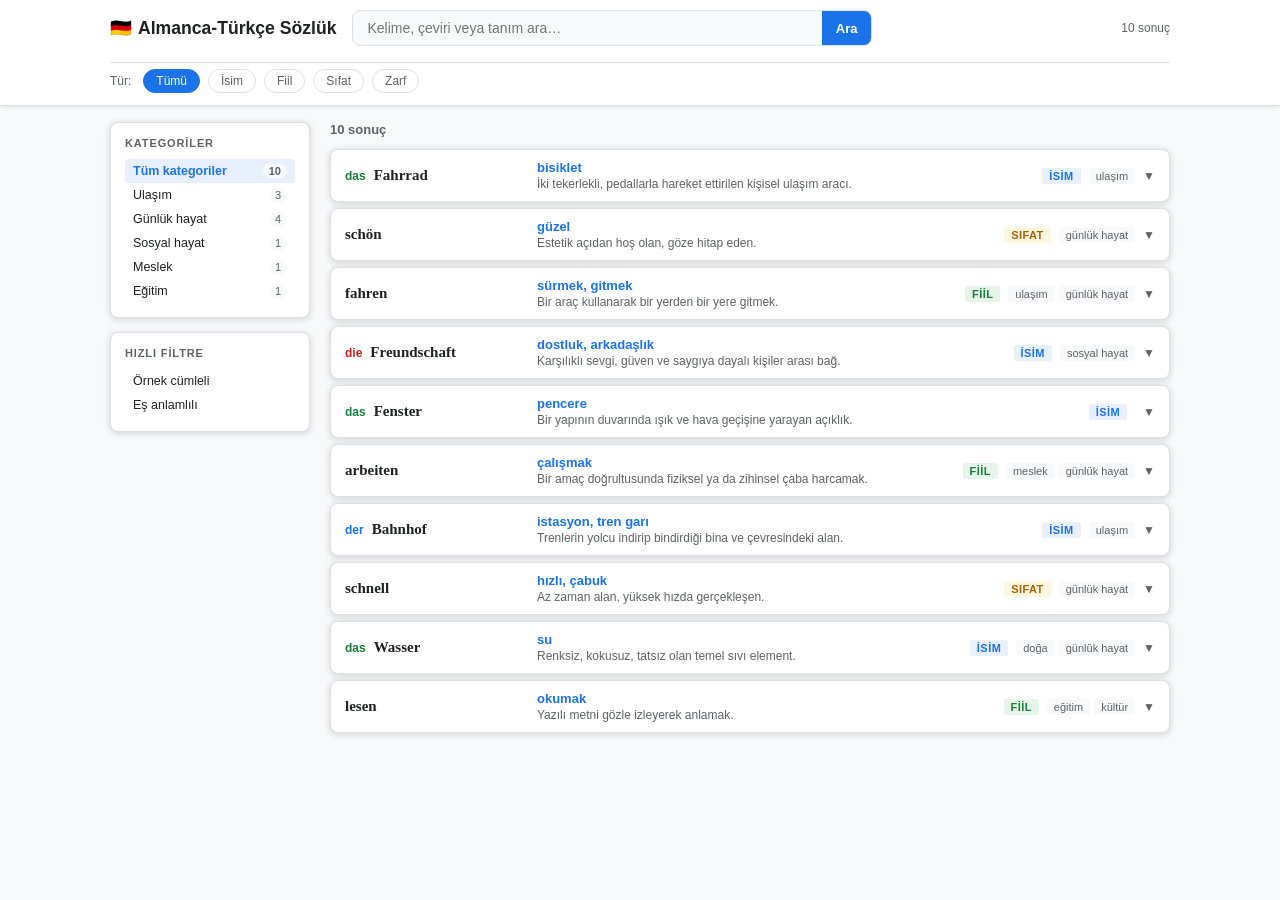
<file: almanca-sozluk-projesi/frontend/designs/design4-list.html>
<!doctype html>
<html lang="tr">
<head>
<meta charset="utf-8">
<meta name="viewport" content="width=device-width, initial-scale=1">
<title>Tasarım 4 — Yoğun Liste (Wiktionary)</title>
<style>
:root {
  --bg: #f8f9fa;
  --surface: #fff;
  --border: #dde1e7;
  --ink: #202124;
  --muted: #5f6368;
  --brand: #1a73e8;
  --brand-bg: #e8f0fe;
  --green: #188038;
  --green-bg: #e6f4ea;
  --orange: #b06000;
  --orange-bg: #fef7e0;
  --red: #c5221f;
  --red-bg: #fce8e6;
  --teal: #007b83;
  --teal-bg: #e0f5f5;
  --radius: 8px;
  --shadow: 0 1px 6px rgba(60,64,67,.15), 0 2px 8px rgba(60,64,67,.07);
}
* { box-sizing: border-box; margin: 0; padding: 0; }
html { scroll-behavior: smooth; }
body { font-family: 'Google Sans', 'Segoe UI', Roboto, sans-serif; background: var(--bg); color: var(--ink); font-size: 14px; }

/* TOPBAR */
.topbar { background: var(--surface); border-bottom: 1px solid var(--border); position: sticky; top: 0; z-index: 20; box-shadow: 0 1px 4px rgba(0,0,0,0.1); }
.topbar-inner { max-width: 1100px; margin: 0 auto; padding: 10px 20px; display: flex; align-items: center; gap: 16px; flex-wrap: wrap; }
.logo { font-size: 1.1rem; font-weight: 700; color: var(--ink); white-space: nowrap; display: flex; align-items: center; gap: 6px; }
.logo-flag { font-size: 1.1rem; }
.search-wrap { flex: 1; max-width: 520px; display: flex; border: 1px solid var(--border); border-radius: var(--radius); overflow: hidden; background: var(--bg); transition: box-shadow 0.2s; }
.search-wrap:focus-within { box-shadow: 0 0 0 2px var(--brand); background: #fff; }
.search-wrap input { flex: 1; padding: 9px 14px; border: none; background: transparent; font-size: 14px; color: var(--ink); outline: none; }
.search-wrap button { padding: 8px 14px; background: var(--brand); color: #fff; border: none; cursor: pointer; font-size: 13px; font-weight: 600; }

.filter-bar { width: 100%; display: flex; gap: 8px; flex-wrap: wrap; align-items: center; padding: 6px 0 2px; border-top: 1px solid var(--border); margin-top: 6px; }
.filter-label { font-size: 12px; color: var(--muted); font-weight: 500; margin-right: 4px; }
.pill { padding: 4px 12px; border-radius: 999px; border: 1px solid var(--border); background: var(--surface); font-size: 12px; cursor: pointer; color: var(--muted); transition: all 0.13s; white-space: nowrap; }
.pill:hover { border-color: var(--brand); color: var(--brand); }
.pill.on { background: var(--brand); color: #fff; border-color: var(--brand); }
.result-count { font-size: 12px; color: var(--muted); margin-left: auto; }

/* LAYOUT */
.layout { max-width: 1100px; margin: 0 auto; padding: 16px 20px 60px; display: grid; grid-template-columns: 200px 1fr; gap: 20px; }

/* CATEGORY PANE */
.cat-pane { }
.cat-section { background: var(--surface); border: 1px solid var(--border); border-radius: var(--radius); padding: 14px; margin-bottom: 14px; box-shadow: var(--shadow); }
.cat-heading { font-size: 11px; font-weight: 700; text-transform: uppercase; letter-spacing: 0.08em; color: var(--muted); margin-bottom: 10px; }
.cat-item { display: flex; justify-content: space-between; align-items: center; padding: 5px 8px; border-radius: 4px; cursor: pointer; font-size: 12.5px; color: var(--ink); transition: background 0.12s; }
.cat-item:hover { background: var(--bg); }
.cat-item.active { background: var(--brand-bg); color: var(--brand); font-weight: 600; }
.cat-count { font-size: 11px; color: var(--muted); background: var(--bg); padding: 1px 6px; border-radius: 10px; }

/* LIST PANE */
.list-pane { }
.list-section-header { display: flex; align-items: center; gap: 10px; margin-bottom: 12px; }
.list-section-title { font-size: 13px; font-weight: 600; color: var(--muted); }
.sort-btn { font-size: 12px; padding: 3px 10px; border: 1px solid var(--border); border-radius: 4px; background: var(--surface); cursor: pointer; color: var(--muted); }
.sort-btn:hover { background: var(--bg); }

/* ENTRY ROW */
.entry { background: var(--surface); border: 1px solid var(--border); border-radius: var(--radius); margin-bottom: 6px; overflow: hidden; transition: box-shadow 0.15s; box-shadow: var(--shadow); }
.entry:hover { box-shadow: 0 2px 10px rgba(0,0,0,0.12); }
.entry-row { display: grid; grid-template-columns: 180px 1fr auto; align-items: center; padding: 10px 14px; gap: 12px; cursor: pointer; }
.entry-left { display: flex; align-items: baseline; gap: 8px; }
.ew { font-size: 15px; font-weight: 700; color: var(--ink); font-family: Georgia, serif; }
.ea { font-size: 12px; font-weight: 600; }
.ea-der { color: var(--brand); }
.ea-die { color: var(--red); }
.ea-das { color: var(--green); }
.epos { display: inline-block; padding: 2px 7px; border-radius: 3px; font-size: 11px; font-weight: 700; text-transform: uppercase; letter-spacing: 0.04em; }
.epos-isim { background: var(--brand-bg); color: var(--brand); }
.epos-fiil { background: var(--green-bg); color: var(--green); }
.epos-sıfat { background: var(--orange-bg); color: var(--orange); }
.epos-zarf { background: var(--teal-bg); color: var(--teal); }
.epos-default { background: var(--bg); color: var(--muted); }
.emid { }
.etr { font-size: 13px; font-weight: 600; color: var(--brand); }
.edesc { font-size: 12px; color: var(--muted); margin-top: 2px; white-space: nowrap; overflow: hidden; text-overflow: ellipsis; max-width: 400px; }
.eright { display: flex; align-items: center; gap: 8px; }
.ecats { display: flex; gap: 4px; }
.ecat { font-size: 11px; padding: 2px 7px; border-radius: 3px; background: var(--bg); color: var(--muted); white-space: nowrap; }
.expand-icon { color: var(--muted); font-size: 12px; transition: transform 0.2s; }
.entry.open .expand-icon { transform: rotate(180deg); }
.entry-expand { display: none; border-top: 1px solid var(--border); padding: 14px 16px; background: #fafbfc; }
.entry.open .entry-expand { display: block; }

.expand-cols { display: grid; grid-template-columns: 1fr 1fr; gap: 20px; }
.expand-section { }
.expand-label { font-size: 11px; font-weight: 700; text-transform: uppercase; letter-spacing: 0.08em; color: var(--muted); margin-bottom: 8px; border-bottom: 1px solid var(--border); padding-bottom: 4px; }
.example-list { list-style: none; display: grid; gap: 8px; }
.example-list li { }
.ex-de { font-size: 13px; color: var(--ink); font-style: italic; }
.ex-de mark { background: rgba(26,115,232,0.1); color: var(--brand); border-radius: 2px; padding: 0 2px; font-style: normal; font-weight: 600; }
.ex-tr { font-size: 12px; color: var(--muted); margin-top: 3px; }
.gram-table { font-size: 12.5px; border-collapse: collapse; }
.gram-table td { padding: 4px 12px 4px 0; vertical-align: top; }
.gram-table td:first-child { color: var(--muted); font-weight: 500; width: 110px; }
.syn-wrap { display: flex; flex-wrap: wrap; gap: 5px; }
.syn-t { font-size: 12px; padding: 3px 9px; border: 1px solid var(--border); border-radius: 4px; cursor: pointer; transition: all 0.13s; }
.syn-t:hover { background: var(--brand); color: #fff; border-color: var(--brand); }

@media (max-width: 800px) {
  .layout { grid-template-columns: 1fr; }
  .cat-pane { display: none; }
  .entry-row { grid-template-columns: 1fr auto; }
  .expand-cols { grid-template-columns: 1fr; }
}
</style>
</head>
<body>

<div class="topbar">
  <div class="topbar-inner">
    <div class="logo"><span class="logo-flag">🇩🇪</span> Almanca-Türkçe Sözlük</div>
    <div class="search-wrap">
      <input type="search" id="q" placeholder="Kelime, çeviri veya tanım ara…" oninput="onSearch(this.value)">
      <button>Ara</button>
    </div>
    <div class="result-count" id="rc">10 sonuç</div>
  </div>
  <div class="topbar-inner" style="padding-top:0">
    <div class="filter-bar">
      <span class="filter-label">Tür:</span>
      <button class="pill on" onclick="setPos('',this)">Tümü</button>
      <button class="pill" onclick="setPos('isim',this)">İsim</button>
      <button class="pill" onclick="setPos('fiil',this)">Fiil</button>
      <button class="pill" onclick="setPos('sıfat',this)">Sıfat</button>
      <button class="pill" onclick="setPos('zarf',this)">Zarf</button>
    </div>
  </div>
</div>

<div class="layout">
  <aside class="cat-pane">
    <div class="cat-section">
      <div class="cat-heading">Kategoriler</div>
      <div class="cat-item active" onclick="setCat('',this)">Tüm kategoriler <span class="cat-count" id="cc-all">10</span></div>
      <div class="cat-item" onclick="setCat('ulaşım',this)">Ulaşım <span class="cat-count">3</span></div>
      <div class="cat-item" onclick="setCat('günlük hayat',this)">Günlük hayat <span class="cat-count">4</span></div>
      <div class="cat-item" onclick="setCat('sosyal hayat',this)">Sosyal hayat <span class="cat-count">1</span></div>
      <div class="cat-item" onclick="setCat('meslek',this)">Meslek <span class="cat-count">1</span></div>
      <div class="cat-item" onclick="setCat('eğitim',this)">Eğitim <span class="cat-count">1</span></div>
    </div>
    <div class="cat-section">
      <div class="cat-heading">Hızlı filtre</div>
      <div class="cat-item" onclick="filterExamples()">Örnek cümleli</div>
      <div class="cat-item" onclick="filterSynonyms()">Eş anlamlılı</div>
    </div>
  </aside>

  <div class="list-pane">
    <div class="list-section-header">
      <span class="list-section-title" id="list-label">10 sonuç</span>
    </div>
    <div id="entries"></div>
  </div>
</div>

<script>
const ENTRIES = [
  { almanca:"Fahrrad", artikel:"das", turkce:"bisiklet", tur:"isim", cogul:"Fahrräder", genitiv:"Fahrrads", kategoriler:["ulaşım"], anlam:"İki tekerlekli, pedallarla hareket ettirilen kişisel ulaşım aracı.", esanlamlilar:["Rad","Velo"], ornekler:[{almanca:"Ich fahre jeden Tag mit dem Fahrrad zur Schule.",turkce:"Her gün bisikletle okula gidiyorum."},{almanca:"Das Fahrrad ist umgefallen.",turkce:"Bisiklet devrildi."}]},
  { almanca:"schön", turkce:"güzel", tur:"sıfat", komparativ:"schöner", superlativ:"am schönsten", kategoriler:["günlük hayat"], anlam:"Estetik açıdan hoş olan, göze hitap eden.", esanlamlilar:["hübsch","wunderschön"], ornekler:[{almanca:"Das Wetter ist heute sehr schön.",turkce:"Hava bugün çok güzel."},{almanca:"Sie hat ein schönes Kleid an.",turkce:"Üzerinde güzel bir elbise var."},{almanca:"Der Blick vom Berg ist wunderschön.",turkce:"Dağdan manzara muhteşem."}]},
  { almanca:"fahren", turkce:"sürmek, gitmek", tur:"fiil", partizip2:"gefahren", kategoriler:["ulaşım","günlük hayat"], anlam:"Bir araç kullanarak bir yerden bir yere gitmek.", esanlamlilar:["reisen","lenken"], ornekler:[{almanca:"Wir fahren morgen nach Berlin.",turkce:"Yarın Berlin'e gidiyoruz."},{almanca:"Er fährt gern Auto.",turkce:"Araba sürmekten hoşlanır."}]},
  { almanca:"Freundschaft", artikel:"die", turkce:"dostluk, arkadaşlık", tur:"isim", cogul:"Freundschaften", kategoriler:["sosyal hayat"], anlam:"Karşılıklı sevgi, güven ve saygıya dayalı kişiler arası bağ.", esanlamlilar:["Kameradschaft","Verbundenheit"], ornekler:[{almanca:"Unsere Freundschaft hält seit zwanzig Jahren.",turkce:"Dostluğumuz yirmi yıldır devam ediyor."},{almanca:"Wahre Freundschaft ist selten.",turkce:"Gerçek dostluk nadirdir."}]},
  { almanca:"Fenster", artikel:"das", turkce:"pencere", tur:"isim", cogul:"Fenster", genitiv:"Fensters", anlam:"Bir yapının duvarında ışık ve hava geçişine yarayan açıklık.", ornekler:[{almanca:"Bitte mach das Fenster zu!",turkce:"Lütfen pencereyi kapat!"},{almanca:"Durch das Fenster sehe ich den Garten.",turkce:"Pencereden bahçeyi görüyorum."}]},
  { almanca:"arbeiten", turkce:"çalışmak", tur:"fiil", partizip2:"gearbeitet", kategoriler:["meslek","günlük hayat"], anlam:"Bir amaç doğrultusunda fiziksel ya da zihinsel çaba harcamak.", esanlamlilar:["tätig sein","werken"], ornekler:[{almanca:"Sie arbeitet als Ärztin in einem Krankenhaus.",turkce:"Bir hastanede doktor olarak çalışıyor."},{almanca:"Ich arbeite jeden Tag von neun bis fünf.",turkce:"Her gün dokuzdan beşe kadar çalışıyorum."},{almanca:"Hast du heute viel gearbeitet?",turkce:"Bugün çok çalıştın mı?"}]},
  { almanca:"Bahnhof", artikel:"der", turkce:"istasyon, tren garı", tur:"isim", cogul:"Bahnhöfe", genitiv:"Bahnhofs", kategoriler:["ulaşım"], anlam:"Trenlerin yolcu indirip bindirdiği bina ve çevresindeki alan.", ornekler:[{almanca:"Wir treffen uns am Bahnhof um drei Uhr.",turkce:"Saat üçte istasyonda buluşuyoruz."},{almanca:"Der Bahnhof ist sehr groß.",turkce:"İstasyon çok büyük."}]},
  { almanca:"schnell", turkce:"hızlı, çabuk", tur:"sıfat", komparativ:"schneller", superlativ:"am schnellsten", kategoriler:["günlük hayat"], anlam:"Az zaman alan, yüksek hızda gerçekleşen.", esanlamlilar:["rasch","flott"], ornekler:[{almanca:"Das Auto fährt sehr schnell.",turkce:"Araba çok hızlı gidiyor."},{almanca:"Kannst du bitte schneller kommen?",turkce:"Lütfen daha hızlı gelebilir misin?"}]},
  { almanca:"Wasser", artikel:"das", turkce:"su", tur:"isim", kategoriler:["doğa","günlük hayat"], anlam:"Renksiz, kokusuz, tatsız olan temel sıvı element.", ornekler:[{almanca:"Kannst du mir ein Glas Wasser geben?",turkce:"Bana bir bardak su verir misin?"},{almanca:"Das Wasser im Fluss ist klar.",turkce:"Nehirdeki su berrak."}]},
  { almanca:"lesen", turkce:"okumak", tur:"fiil", partizip2:"gelesen", kategoriler:["eğitim","kültür"], anlam:"Yazılı metni gözle izleyerek anlamak.", esanlamlilar:["studieren"], ornekler:[{almanca:"Er liest jeden Abend ein Buch.",turkce:"Her akşam bir kitap okur."},{almanca:"Ich lese gerade einen Roman auf Deutsch.",turkce:"Şu an Almanca bir roman okuyorum."}]},
];

let filtered = [...ENTRIES];
let activePOS = '', activeCat = '';
let openSet = new Set();

function posCls(p) { return 'epos-'+(p||'default'); }
function artikelCls(a) { return a ? 'ea-'+a : ''; }

function hl(text, word) {
  if (!word || word.length < 2) return text;
  return text.replace(new RegExp('(' + word.replace(/[.*+?^${}()|[\]\\]/g,'\\$&') + ')', 'gi'), '<mark>$1</mark>');
}

function render() {
  const q = document.getElementById('q').value.trim();
  const cnt = filtered.length;
  document.getElementById('rc').textContent = cnt + ' sonuç';
  document.getElementById('list-label').textContent = cnt + ' sonuç';

  document.getElementById('entries').innerHTML = filtered.map((e,i) => {
    const isOpen = openSet.has(i);
    const artCls = e.artikel ? artikelCls(e.artikel) : '';
    const cats = (e.kategoriler||[]).slice(0,2);
    let gramRows = [];
    if (e.cogul) gramRows.push(['Çoğul', e.cogul]);
    if (e.genitiv) gramRows.push(['Genitiv', e.genitiv]);
    if (e.partizip2) gramRows.push(['Partizip II', e.partizip2]);
    if (e.komparativ) gramRows.push(['Komparativ', e.komparativ]);
    if (e.superlativ) gramRows.push(['Superlativ', e.superlativ]);

    return `<div class="entry${isOpen?' open':''}" id="en-${i}">
      <div class="entry-row" onclick="toggle(${i})">
        <div class="entry-left">
          ${e.artikel ? `<span class="ea ${artCls}">${e.artikel}</span>` : ''}
          <span class="ew">${hl(e.almanca, q)}</span>
        </div>
        <div class="emid">
          <div class="etr">${e.turkce}</div>
          ${e.anlam ? `<div class="edesc">${e.anlam}</div>` : ''}
        </div>
        <div class="eright">
          <span class="epos ${posCls(e.tur)}">${e.tur}</span>
          <div class="ecats">${cats.map(c=>`<span class="ecat">${c}</span>`).join('')}</div>
          <span class="expand-icon">▼</span>
        </div>
      </div>
      ${isOpen ? `<div class="entry-expand">
        <div class="expand-cols">
          <div class="expand-section">
            <div class="expand-label">Örnek Cümleler</div>
            <ul class="example-list">
              ${(e.ornekler||[]).map(ex=>`<li>
                <div class="ex-de">${hl(ex.almanca, e.almanca)}</div>
                <div class="ex-tr">${ex.turkce||'<em>çeviri bekleniyor</em>'}</div>
              </li>`).join('')}
            </ul>
          </div>
          <div class="expand-section">
            ${gramRows.length ? `<div class="expand-label">Dilbilgisi</div>
            <table class="gram-table">
              ${gramRows.map(([l,v])=>`<tr><td>${l}</td><td>${v}</td></tr>`).join('')}
            </table>` : ''}
            ${e.esanlamlilar&&e.esanlamlilar.length ? `<div class="expand-label" style="margin-top:14px">Eş Anlamlılar</div>
            <div class="syn-wrap">${e.esanlamlilar.map(s=>`<span class="syn-t">${s}</span>`).join('')}</div>` : ''}
          </div>
        </div>
      </div>` : ''}
    </div>`;
  }).join('');
}

function toggle(i) {
  if (openSet.has(i)) openSet.delete(i); else openSet.add(i);
  render();
}

function applyFilters() {
  const q = document.getElementById('q').value.toLowerCase();
  filtered = ENTRIES.filter(e => {
    if (activePOS && e.tur !== activePOS) return false;
    if (activeCat && !(e.kategoriler||[]).includes(activeCat)) return false;
    if (!q) return true;
    return e.almanca.toLowerCase().includes(q) || e.turkce.toLowerCase().includes(q) || (e.anlam||'').toLowerCase().includes(q);
  });
  openSet.clear();
  render();
}

function onSearch(q) { applyFilters(); }
function setPos(pos, btn) {
  activePOS = pos;
  document.querySelectorAll('.pill').forEach(b=>b.classList.remove('on'));
  btn.classList.add('on');
  applyFilters();
}
function setCat(cat, item) {
  activeCat = cat;
  document.querySelectorAll('.cat-item').forEach(b=>b.classList.remove('active'));
  item.classList.add('active');
  applyFilters();
}
function filterExamples() { filtered = filtered.filter(e=>e.ornekler&&e.ornekler.length); render(); }
function filterSynonyms() { filtered = filtered.filter(e=>e.esanlamlilar&&e.esanlamlilar.length); render(); }

render();
</script>
</body>
</html>
</file>
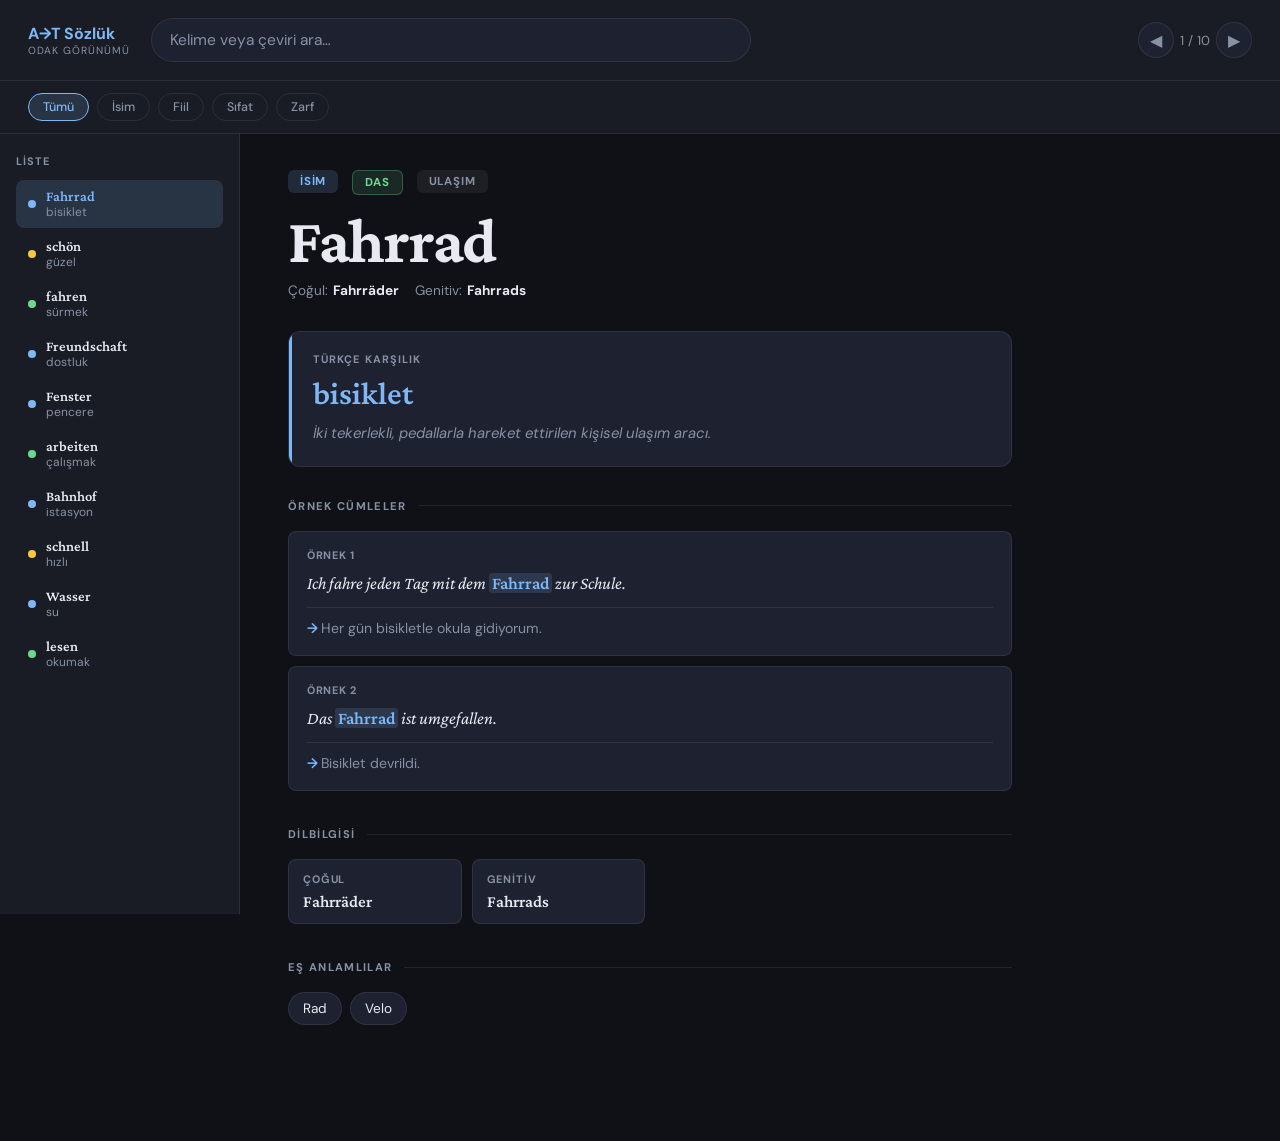
<file: almanca-sozluk-projesi/frontend/designs/design5-focus.html>
<!doctype html>
<html lang="tr">
<head>
<meta charset="utf-8">
<meta name="viewport" content="width=device-width, initial-scale=1">
<title>Tasarım 5 — Odak Görünümü</title>
<style>
@import url('https://fonts.googleapis.com/css2?family=Crimson+Pro:ital,wght@0,400;0,600;0,700;1,400&family=DM+Sans:wght@400;500;600;700&display=swap');

:root {
  --bg: #0f1117;
  --surface: #191c24;
  --surface2: #1e2130;
  --border: rgba(255,255,255,0.08);
  --ink: #e8eaf2;
  --muted: #8891a4;
  --brand: #7eb8f7;
  --brand-dim: rgba(126,184,247,0.15);
  --green: #6dd98c;
  --green-dim: rgba(109,217,140,0.12);
  --amber: #f5c842;
  --amber-dim: rgba(245,200,66,0.12);
  --red: #ff6b6b;
  --red-dim: rgba(255,107,107,0.12);
  --purple: #c084fc;
  --purple-dim: rgba(192,132,252,0.12);
  --radius: 12px;
  --radius-sm: 8px;
}
* { box-sizing: border-box; margin: 0; padding: 0; }
html { scroll-behavior: smooth; }
body { font-family: 'DM Sans', system-ui, sans-serif; background: var(--bg); color: var(--ink); min-height: 100vh; }

/* HEADER */
.header { padding: 18px 28px; display: flex; align-items: center; gap: 20px; border-bottom: 1px solid var(--border); background: var(--surface); position: sticky; top: 0; z-index: 20; }
.header-logo { font-size: 1rem; font-weight: 700; color: var(--brand); white-space: nowrap; letter-spacing: -0.01em; }
.header-logo small { display: block; font-size: 0.65rem; color: var(--muted); font-weight: 400; text-transform: uppercase; letter-spacing: 0.1em; }
.search-box { flex: 1; max-width: 600px; position: relative; }
.search-box input { width: 100%; padding: 11px 18px; border-radius: 999px; border: 1px solid var(--border); background: var(--surface2); color: var(--ink); font-size: 0.97rem; outline: none; font-family: 'DM Sans', sans-serif; transition: border-color 0.15s, background 0.15s; }
.search-box input:focus { border-color: var(--brand); background: #1a2033; }
.search-box input::placeholder { color: var(--muted); }
.prev-next { display: flex; gap: 6px; margin-left: auto; }
.nav-btn { width: 36px; height: 36px; border-radius: 999px; border: 1px solid var(--border); background: var(--surface2); color: var(--muted); cursor: pointer; font-size: 1rem; display: flex; align-items: center; justify-content: center; transition: all 0.15s; }
.nav-btn:hover { border-color: var(--brand); color: var(--brand); }
.idx-label { font-size: 0.82rem; color: var(--muted); display: flex; align-items: center; }

/* CHIPS ROW */
.chips { display: flex; gap: 8px; padding: 12px 28px; background: var(--surface); border-bottom: 1px solid var(--border); flex-wrap: wrap; }
.chip { padding: 5px 14px; border-radius: 999px; border: 1px solid var(--border); background: transparent; color: var(--muted); font-size: 0.78rem; font-weight: 500; cursor: pointer; transition: all 0.14s; font-family: 'DM Sans', sans-serif; }
.chip:hover { border-color: var(--brand); color: var(--brand); }
.chip.on { background: var(--brand-dim); border-color: var(--brand); color: var(--brand); }

/* MAIN */
.main { display: grid; grid-template-columns: 240px 1fr; gap: 0; min-height: calc(100vh - 120px); }

/* MINIMAP */
.minimap { border-right: 1px solid var(--border); padding: 20px 16px; overflow-y: auto; background: var(--surface); position: sticky; top: 120px; height: calc(100vh - 120px); }
.minimap::-webkit-scrollbar { width: 4px; }
.minimap::-webkit-scrollbar-thumb { background: var(--border); border-radius: 4px; }
.mm-label { font-size: 0.68rem; font-weight: 700; letter-spacing: 0.1em; text-transform: uppercase; color: var(--muted); margin-bottom: 12px; }
.mm-item { padding: 8px 12px; border-radius: var(--radius-sm); cursor: pointer; transition: background 0.12s; margin-bottom: 2px; display: flex; align-items: center; gap: 10px; }
.mm-item:hover { background: var(--surface2); }
.mm-item.active { background: var(--brand-dim); }
.mm-word { font-size: 0.9rem; font-family: 'Crimson Pro', Georgia, serif; font-weight: 600; color: var(--ink); }
.mm-item.active .mm-word { color: var(--brand); }
.mm-tr { font-size: 0.75rem; color: var(--muted); }
.mm-dot { width: 8px; height: 8px; border-radius: 999px; flex-shrink: 0; }
.dot-isim { background: var(--brand); }
.dot-fiil { background: var(--green); }
.dot-sıfat { background: var(--amber); }
.dot-zarf { background: var(--purple); }
.dot-default { background: var(--muted); }

/* ENTRY VIEW */
.entry-view { padding: 36px 48px 80px; max-width: 820px; overflow-y: auto; }
.entry-hero { margin-bottom: 32px; }
.hero-top { display: flex; align-items: flex-start; gap: 14px; margin-bottom: 16px; flex-wrap: wrap; }
.hero-badge { padding: 4px 12px; border-radius: 6px; font-size: 0.72rem; font-weight: 700; text-transform: uppercase; letter-spacing: 0.07em; }
.badge-isim { background: var(--brand-dim); color: var(--brand); }
.badge-fiil { background: var(--green-dim); color: var(--green); }
.badge-sıfat { background: var(--amber-dim); color: var(--amber); }
.badge-zarf { background: var(--purple-dim); color: var(--purple); }
.badge-default { background: rgba(255,255,255,0.07); color: var(--muted); }
.badge-artikel { border: 1px solid; }
.badge-artikel-der { border-color: rgba(126,184,247,0.3); color: var(--brand); background: var(--brand-dim); }
.badge-artikel-die { border-color: rgba(255,107,107,0.3); color: var(--red); background: var(--red-dim); }
.badge-artikel-das { border-color: rgba(109,217,140,0.3); color: var(--green); background: var(--green-dim); }
.badge-cat { background: rgba(255,255,255,0.06); color: var(--muted); }
.hero-lemma { font-family: 'Crimson Pro', Georgia, serif; font-size: 4rem; font-weight: 700; color: var(--ink); line-height: 0.95; letter-spacing: -0.02em; }
.hero-morph { margin-top: 10px; font-size: 0.85rem; color: var(--muted); display: flex; gap: 16px; flex-wrap: wrap; }
.hero-morph span { display: flex; align-items: center; gap: 5px; }
.hero-morph strong { color: var(--ink); }

.translation-card { margin: 24px 0 32px; padding: 20px 24px; border-radius: var(--radius); background: var(--surface2); border: 1px solid var(--border); position: relative; overflow: hidden; }
.translation-card::before { content: ''; position: absolute; left: 0; top: 0; bottom: 0; width: 3px; background: var(--brand); }
.tr-label { font-size: 0.68rem; font-weight: 700; letter-spacing: 0.1em; text-transform: uppercase; color: var(--muted); margin-bottom: 10px; }
.tr-main { font-family: 'Crimson Pro', Georgia, serif; font-size: 2rem; font-weight: 600; color: var(--brand); line-height: 1.1; }
.tr-anlam { margin-top: 10px; font-size: 0.93rem; color: var(--muted); line-height: 1.65; font-style: italic; }

/* EXAMPLES */
.section { margin-bottom: 36px; }
.section-title { font-size: 0.7rem; font-weight: 700; letter-spacing: 0.12em; text-transform: uppercase; color: var(--muted); margin-bottom: 18px; display: flex; align-items: center; gap: 12px; }
.section-title::after { content: ''; flex: 1; height: 1px; background: var(--border); }

.examples-grid { display: grid; gap: 10px; }
.ex-card { padding: 16px 18px; background: var(--surface2); border-radius: var(--radius-sm); border: 1px solid var(--border); transition: border-color 0.15s; }
.ex-card:hover { border-color: rgba(126,184,247,0.2); }
.ex-num { font-size: 0.68rem; color: var(--muted); font-weight: 700; margin-bottom: 8px; letter-spacing: 0.06em; }
.ex-de { font-family: 'Crimson Pro', Georgia, serif; font-size: 1.1rem; font-style: italic; color: var(--ink); line-height: 1.55; }
.ex-de mark { background: rgba(126,184,247,0.15); color: var(--brand); border-radius: 3px; padding: 0 3px; font-style: normal; font-weight: 600; }
.ex-sep { height: 1px; background: var(--border); margin: 10px 0; }
.ex-tr { font-size: 0.88rem; color: var(--muted); line-height: 1.5; }
.ex-tr::before { content: '→ '; color: var(--brand); font-weight: 600; }

/* GRAMMAR */
.gram-grid { display: grid; grid-template-columns: repeat(auto-fill, minmax(140px, 1fr)); gap: 10px; }
.gram-cell { padding: 12px 14px; background: var(--surface2); border-radius: var(--radius-sm); border: 1px solid var(--border); }
.gram-cell-lbl { font-size: 0.68rem; font-weight: 700; letter-spacing: 0.08em; text-transform: uppercase; color: var(--muted); margin-bottom: 6px; }
.gram-cell-val { font-family: 'Crimson Pro', Georgia, serif; font-size: 1.05rem; font-weight: 600; color: var(--ink); }

/* SYNONYMS */
.syn-row { display: flex; flex-wrap: wrap; gap: 8px; }
.syn-tag { padding: 7px 14px; border-radius: 999px; background: var(--surface2); border: 1px solid var(--border); font-size: 0.85rem; color: var(--ink); cursor: pointer; transition: all 0.14s; font-family: 'DM Sans', sans-serif; }
.syn-tag:hover { background: var(--brand-dim); border-color: var(--brand); color: var(--brand); }

@media (max-width: 800px) {
  .main { grid-template-columns: 1fr; }
  .minimap { display: none; }
  .entry-view { padding: 24px 20px 60px; }
  .hero-lemma { font-size: 2.8rem; }
}
</style>
</head>
<body>

<div class="header">
  <div class="header-logo">A→T Sözlük <small>Odak Görünümü</small></div>
  <div class="search-box">
    <input type="search" id="q" placeholder="Kelime veya çeviri ara…" oninput="onSearch(this.value)">
  </div>
  <div class="prev-next">
    <button class="nav-btn" onclick="navigate(-1)" title="Önceki">◀</button>
    <span class="idx-label" id="idx-label">1 / 10</span>
    <button class="nav-btn" onclick="navigate(1)" title="Sonraki">▶</button>
  </div>
</div>

<div class="chips">
  <button class="chip on" onclick="setPOS('',this)">Tümü</button>
  <button class="chip" onclick="setPOS('isim',this)">İsim</button>
  <button class="chip" onclick="setPOS('fiil',this)">Fiil</button>
  <button class="chip" onclick="setPOS('sıfat',this)">Sıfat</button>
  <button class="chip" onclick="setPOS('zarf',this)">Zarf</button>
</div>

<div class="main">
  <div class="minimap">
    <div class="mm-label">Liste</div>
    <div id="mm-list"></div>
  </div>
  <div class="entry-view" id="entry-view"></div>
</div>

<script>
const ENTRIES = [
  { almanca:"Fahrrad", artikel:"das", turkce:"bisiklet", tur:"isim", cogul:"Fahrräder", genitiv:"Fahrrads", kategoriler:["ulaşım"], anlam:"İki tekerlekli, pedallarla hareket ettirilen kişisel ulaşım aracı.", esanlamlilar:["Rad","Velo"], ornekler:[{almanca:"Ich fahre jeden Tag mit dem Fahrrad zur Schule.",turkce:"Her gün bisikletle okula gidiyorum."},{almanca:"Das Fahrrad ist umgefallen.",turkce:"Bisiklet devrildi."}]},
  { almanca:"schön", turkce:"güzel", tur:"sıfat", komparativ:"schöner", superlativ:"am schönsten", kategoriler:["günlük hayat"], anlam:"Estetik açıdan hoş olan, göze hitap eden.", esanlamlilar:["hübsch","wunderschön"], ornekler:[{almanca:"Das Wetter ist heute sehr schön.",turkce:"Hava bugün çok güzel."},{almanca:"Sie hat ein schönes Kleid an.",turkce:"Üzerinde güzel bir elbise var."},{almanca:"Der Blick vom Berg ist wunderschön.",turkce:"Dağdan manzara muhteşem."}]},
  { almanca:"fahren", turkce:"sürmek, gitmek", tur:"fiil", partizip2:"gefahren", kategoriler:["ulaşım","günlük hayat"], anlam:"Bir araç kullanarak bir yerden bir yere gitmek.", esanlamlilar:["reisen","lenken"], ornekler:[{almanca:"Wir fahren morgen nach Berlin.",turkce:"Yarın Berlin'e gidiyoruz."},{almanca:"Er fährt gern Auto.",turkce:"Araba sürmekten hoşlanır."}]},
  { almanca:"Freundschaft", artikel:"die", turkce:"dostluk, arkadaşlık", tur:"isim", cogul:"Freundschaften", kategoriler:["sosyal hayat"], anlam:"Karşılıklı sevgi, güven ve saygıya dayalı kişiler arası bağ.", esanlamlilar:["Kameradschaft","Verbundenheit"], ornekler:[{almanca:"Unsere Freundschaft hält seit zwanzig Jahren.",turkce:"Dostluğumuz yirmi yıldır devam ediyor."},{almanca:"Wahre Freundschaft ist selten.",turkce:"Gerçek dostluk nadirdir."}]},
  { almanca:"Fenster", artikel:"das", turkce:"pencere", tur:"isim", cogul:"Fenster", genitiv:"Fensters", anlam:"Bir yapının duvarında ışık ve hava geçişine yarayan açıklık.", ornekler:[{almanca:"Bitte mach das Fenster zu!",turkce:"Lütfen pencereyi kapat!"},{almanca:"Durch das Fenster sehe ich den Garten.",turkce:"Pencereden bahçeyi görüyorum."}]},
  { almanca:"arbeiten", turkce:"çalışmak", tur:"fiil", partizip2:"gearbeitet", kategoriler:["meslek","günlük hayat"], anlam:"Bir amaç doğrultusunda fiziksel ya da zihinsel çaba harcamak.", esanlamlilar:["tätig sein","werken"], ornekler:[{almanca:"Sie arbeitet als Ärztin in einem Krankenhaus.",turkce:"Bir hastanede doktor olarak çalışıyor."},{almanca:"Ich arbeite jeden Tag von neun bis fünf.",turkce:"Her gün dokuzdan beşe kadar çalışıyorum."},{almanca:"Hast du heute viel gearbeitet?",turkce:"Bugün çok çalıştın mı?"}]},
  { almanca:"Bahnhof", artikel:"der", turkce:"istasyon, tren garı", tur:"isim", cogul:"Bahnhöfe", genitiv:"Bahnhofs", kategoriler:["ulaşım"], anlam:"Trenlerin yolcu indirip bindirdiği bina ve çevresindeki alan.", ornekler:[{almanca:"Wir treffen uns am Bahnhof um drei Uhr.",turkce:"Saat üçte istasyonda buluşuyoruz."},{almanca:"Der Bahnhof ist sehr groß.",turkce:"İstasyon çok büyük."}]},
  { almanca:"schnell", turkce:"hızlı, çabuk", tur:"sıfat", komparativ:"schneller", superlativ:"am schnellsten", kategoriler:["günlük hayat"], anlam:"Az zaman alan, yüksek hızda gerçekleşen.", esanlamlilar:["rasch","flott"], ornekler:[{almanca:"Das Auto fährt sehr schnell.",turkce:"Araba çok hızlı gidiyor."},{almanca:"Kannst du bitte schneller kommen?",turkce:"Lütfen daha hızlı gelebilir misin?"}]},
  { almanca:"Wasser", artikel:"das", turkce:"su", tur:"isim", kategoriler:["doğa","günlük hayat"], anlam:"Renksiz, kokusuz, tatsız olan temel sıvı element.", ornekler:[{almanca:"Kannst du mir ein Glas Wasser geben?",turkce:"Bana bir bardak su verir misin?"},{almanca:"Das Wasser im Fluss ist klar.",turkce:"Nehirdeki su berrak."}]},
  { almanca:"lesen", turkce:"okumak", tur:"fiil", partizip2:"gelesen", kategoriler:["eğitim","kültür"], anlam:"Yazılı metni gözle izleyerek anlamak.", esanlamlilar:["studieren"], ornekler:[{almanca:"Er liest jeden Abend ein Buch.",turkce:"Her akşam bir kitap okur."},{almanca:"Ich lese gerade einen Roman auf Deutsch.",turkce:"Şu an Almanca bir roman okuyorum."}]},
];

let filtered = [...ENTRIES];
let currentIdx = 0;
let activePOS = '';

function dotCls(tur) { const m={isim:'dot-isim',fiil:'dot-fiil','sıfat':'dot-sıfat',zarf:'dot-zarf'}; return m[tur]||'dot-default'; }
function badgeCls(tur) { const m={isim:'badge-isim',fiil:'badge-fiil','sıfat':'badge-sıfat',zarf:'badge-zarf'}; return m[tur]||'badge-default'; }
function artikelBadgeCls(a) { return a ? 'badge-artikel badge-artikel-'+a : ''; }

function hl(text, word) {
  if (!word || word.length < 2) return text;
  return text.replace(new RegExp('(' + word.replace(/[.*+?^${}()|[\]\\]/g,'\\$&') + ')', 'gi'), '<mark>$1</mark>');
}

function renderMinimap() {
  document.getElementById('mm-list').innerHTML = filtered.map((e,i) =>
    `<div class="mm-item${i===currentIdx?' active':''}" onclick="goTo(${i})">
      <div class="mm-dot ${dotCls(e.tur)}"></div>
      <div><div class="mm-word">${e.almanca}</div><div class="mm-tr">${e.turkce.split(',')[0].trim()}</div></div>
    </div>`
  ).join('');
}

function renderEntry() {
  if (!filtered.length) { document.getElementById('entry-view').innerHTML = '<div style="color:var(--muted);padding:40px">Sonuç bulunamadı.</div>'; return; }
  const e = filtered[currentIdx];
  document.getElementById('idx-label').textContent = (currentIdx+1) + ' / ' + filtered.length;

  const morphParts = [];
  if (e.cogul) morphParts.push(`<span>Çoğul: <strong>${e.cogul}</strong></span>`);
  if (e.genitiv) morphParts.push(`<span>Genitiv: <strong>${e.genitiv}</strong></span>`);
  if (e.partizip2) morphParts.push(`<span>Partizip II: <strong>${e.partizip2}</strong></span>`);
  if (e.komparativ) morphParts.push(`<span>Komp.: <strong>${e.komparativ}</strong></span>`);
  if (e.superlativ) morphParts.push(`<span>Sup.: <strong>${e.superlativ}</strong></span>`);

  const gramCells = [];
  if (e.cogul) gramCells.push(['Çoğul', e.cogul]);
  if (e.genitiv) gramCells.push(['Genitiv', e.genitiv]);
  if (e.partizip2) gramCells.push(['Partizip II', e.partizip2]);
  if (e.komparativ) gramCells.push(['Komparativ', e.komparativ]);
  if (e.superlativ) gramCells.push(['Superlativ', e.superlativ]);

  document.getElementById('entry-view').innerHTML = `
    <div class="entry-hero">
      <div class="hero-top">
        <span class="hero-badge ${badgeCls(e.tur)}">${e.tur}</span>
        ${e.artikel ? `<span class="hero-badge ${artikelBadgeCls(e.artikel)}">${e.artikel}</span>` : ''}
        ${(e.kategoriler||[]).map(k=>`<span class="hero-badge badge-cat">${k}</span>`).join('')}
      </div>
      <div class="hero-lemma">${e.almanca}</div>
      ${morphParts.length ? `<div class="hero-morph">${morphParts.join('')}</div>` : ''}
    </div>

    <div class="translation-card">
      <div class="tr-label">Türkçe Karşılık</div>
      <div class="tr-main">${e.turkce}</div>
      ${e.anlam ? `<div class="tr-anlam">${e.anlam}</div>` : ''}
    </div>

    ${e.ornekler && e.ornekler.length ? `
    <div class="section">
      <div class="section-title">Örnek Cümleler</div>
      <div class="examples-grid">
        ${e.ornekler.map((ex,i) => `<div class="ex-card">
          <div class="ex-num">ÖRNEK ${i+1}</div>
          <div class="ex-de">${hl(ex.almanca, e.almanca)}</div>
          <div class="ex-sep"></div>
          <div class="ex-tr">${ex.turkce||'<em>çeviri bekleniyor…</em>'}</div>
        </div>`).join('')}
      </div>
    </div>` : ''}

    ${gramCells.length ? `
    <div class="section">
      <div class="section-title">Dilbilgisi</div>
      <div class="gram-grid">
        ${gramCells.map(([l,v]) => `<div class="gram-cell"><div class="gram-cell-lbl">${l}</div><div class="gram-cell-val">${v}</div></div>`).join('')}
      </div>
    </div>` : ''}

    ${e.esanlamlilar && e.esanlamlilar.length ? `
    <div class="section">
      <div class="section-title">Eş Anlamlılar</div>
      <div class="syn-row">
        ${e.esanlamlilar.map(s=>`<span class="syn-tag">${s}</span>`).join('')}
      </div>
    </div>` : ''}
  `;

  renderMinimap();
  document.getElementById('entry-view').scrollTop = 0;
}

function goTo(i) { currentIdx = i; renderEntry(); }
function navigate(dir) { currentIdx = (currentIdx + dir + filtered.length) % filtered.length; renderEntry(); }

function onSearch(q) {
  const ql = q.toLowerCase();
  filtered = ENTRIES.filter(e => {
    if (activePOS && e.tur !== activePOS) return false;
    if (!q) return true;
    return e.almanca.toLowerCase().includes(ql) || e.turkce.toLowerCase().includes(ql) || (e.anlam||'').toLowerCase().includes(ql);
  });
  currentIdx = 0;
  renderEntry();
}

function setPOS(pos, btn) {
  activePOS = pos;
  document.querySelectorAll('.chip').forEach(b=>b.classList.remove('on'));
  btn.classList.add('on');
  onSearch(document.getElementById('q').value);
}

renderEntry();

document.addEventListener('keydown', e => {
  if (e.target.tagName === 'INPUT') return;
  if (e.key === 'ArrowRight' || e.key === 'ArrowDown') navigate(1);
  if (e.key === 'ArrowLeft' || e.key === 'ArrowUp') navigate(-1);
});
</script>
</body>
</html>
</file>
<file: almanca-sozluk-projesi/frontend/editor.css>
:root {
  --editor-bg: #eef2eb;
  --editor-panel: rgba(255, 255, 255, 0.84);
  --editor-panel-strong: rgba(255, 255, 255, 0.96);
  --editor-surface: #ffffff;
  --editor-surface-soft: #f3f6ef;
  --editor-line: rgba(33, 49, 42, 0.12);
  --editor-ink: #153129;
  --editor-muted: #607166;
  --editor-brand: #1c6a58;
  --editor-brand-strong: #114f41;
  --editor-brand-soft: rgba(28, 106, 88, 0.12);
  --editor-shadow: 0 18px 40px rgba(21, 35, 28, 0.08);
  --editor-radius-lg: 24px;
  --editor-radius-md: 18px;
  --editor-radius-sm: 12px;
  --canvas-bg:
    radial-gradient(circle at top left, rgba(28, 106, 88, 0.08), transparent 24%),
    radial-gradient(circle at bottom right, rgba(180, 120, 62, 0.12), transparent 28%),
    linear-gradient(180deg, #f8fbf6, #eef3ea);
}

body[data-theme="dark"] {
  --editor-bg: #121816;
  --editor-panel: rgba(20, 27, 24, 0.88);
  --editor-panel-strong: rgba(23, 30, 27, 0.96);
  --editor-surface: #1b2420;
  --editor-surface-soft: #202a25;
  --editor-line: rgba(227, 236, 230, 0.1);
  --editor-ink: #edf4ef;
  --editor-muted: #aab9b0;
  --editor-brand: #63c3a6;
  --editor-brand-strong: #4ba68c;
  --editor-brand-soft: rgba(99, 195, 166, 0.16);
  --editor-shadow: 0 24px 60px rgba(0, 0, 0, 0.28);
  --canvas-bg:
    radial-gradient(circle at top left, rgba(99, 195, 166, 0.08), transparent 24%),
    radial-gradient(circle at bottom right, rgba(175, 124, 66, 0.12), transparent 28%),
    linear-gradient(180deg, #18211e, #121816);
}

* {
  box-sizing: border-box;
}

html,
body {
  margin: 0;
  min-height: 100%;
}

body {
  font-family: "Segoe UI", "Trebuchet MS", sans-serif;
  color: var(--editor-ink);
  background: var(--editor-bg);
}

button,
input,
select,
textarea {
  font: inherit;
}

.editor-app {
  min-height: 100vh;
  display: grid;
  grid-template-rows: auto 1fr;
  background:
    radial-gradient(circle at left top, rgba(28, 106, 88, 0.08), transparent 24%),
    linear-gradient(180deg, var(--editor-bg), color-mix(in srgb, var(--editor-bg), #ffffff 8%));
}

.editor-topbar {
  display: flex;
  align-items: center;
  justify-content: space-between;
  gap: 18px;
  padding: 16px 22px;
  border-bottom: 1px solid var(--editor-line);
  background: var(--editor-panel-strong);
  backdrop-filter: blur(20px);
  position: sticky;
  top: 0;
  z-index: 20;
}

.editor-brand {
  display: flex;
  align-items: center;
  gap: 14px;
}

.editor-brand-mark {
  width: 48px;
  height: 48px;
  display: grid;
  place-items: center;
  border-radius: 16px;
  background: linear-gradient(135deg, var(--editor-brand), var(--editor-brand-strong));
  color: #fff;
  font-weight: 700;
  letter-spacing: 0.08em;
}

.editor-kicker,
.workspace-kicker {
  margin: 0 0 4px;
  color: var(--editor-muted);
  font-size: 0.78rem;
  text-transform: uppercase;
  letter-spacing: 0.08em;
}

.editor-brand h1,
.workspace-head h2 {
  margin: 0;
  font-size: 1.25rem;
}

.editor-actions {
  display: flex;
  flex-wrap: wrap;
  justify-content: flex-end;
  gap: 10px;
}

.topbar-button,
.segmented-control-button,
.palette-item,
.template-card button,
.inspector-action {
  border: 1px solid var(--editor-line);
  background: var(--editor-surface);
  color: var(--editor-ink);
  border-radius: 12px;
  padding: 10px 14px;
  cursor: pointer;
  transition: transform 0.16s ease, border-color 0.16s ease, background 0.16s ease, box-shadow 0.16s ease;
}

.topbar-button:hover,
.segmented-control-button:hover,
.palette-item:hover,
.template-card button:hover,
.inspector-action:hover {
  border-color: color-mix(in srgb, var(--editor-brand), transparent 45%);
  box-shadow: 0 8px 18px rgba(20, 38, 30, 0.08);
  transform: translateY(-1px);
}

.topbar-button-primary {
  background: linear-gradient(135deg, var(--editor-brand), var(--editor-brand-strong));
  color: #fff;
  border-color: transparent;
}

.segmented-control {
  display: inline-flex;
  padding: 4px;
  gap: 4px;
  border-radius: 14px;
  background: var(--editor-surface-soft);
  border: 1px solid var(--editor-line);
}

.segmented-control-button {
  padding: 8px 12px;
  border: 0;
  background: transparent;
  box-shadow: none;
}

.segmented-control-button.is-active {
  background: var(--editor-surface);
  color: var(--editor-brand);
}

.editor-main {
  display: grid;
  grid-template-columns: 300px 1fr 360px;
  gap: 18px;
  padding: 18px;
  min-height: 0;
}

.editor-sidebar,
.editor-center {
  min-height: 0;
}

.editor-sidebar {
  display: flex;
  flex-direction: column;
  gap: 18px;
}

.sidebar-card,
.editor-center,
.preview-frame {
  background: var(--editor-panel);
  border: 1px solid var(--editor-line);
  border-radius: var(--editor-radius-lg);
  box-shadow: var(--editor-shadow);
  backdrop-filter: blur(16px);
}

.sidebar-card {
  padding: 16px;
  overflow: hidden;
}

.sidebar-card-head {
  margin-bottom: 14px;
}

.sidebar-card-head h2 {
  margin: 0 0 6px;
  font-size: 1rem;
}

.sidebar-card-head p,
.workspace-status {
  margin: 0;
  color: var(--editor-muted);
  font-size: 0.92rem;
}

.component-palette,
.template-list,
.inspector-root {
  display: flex;
  flex-direction: column;
  gap: 10px;
}

.palette-group-title {
  margin: 12px 0 2px;
  color: var(--editor-muted);
  font-size: 0.8rem;
  font-weight: 700;
  letter-spacing: 0.08em;
  text-transform: uppercase;
}

.palette-item {
  display: flex;
  align-items: center;
  justify-content: space-between;
  gap: 10px;
  text-align: left;
}

.palette-item strong,
.template-card h3 {
  display: block;
  margin: 0 0 4px;
}

.palette-item span,
.template-card p,
.inspector-empty p {
  color: var(--editor-muted);
  font-size: 0.88rem;
}

.template-card {
  padding: 14px;
  border-radius: 16px;
  background: var(--editor-surface-soft);
  border: 1px solid var(--editor-line);
}

.template-card h3,
.template-card p {
  margin: 0 0 10px;
}

.editor-center {
  padding: 18px;
  display: grid;
  grid-template-rows: auto 1fr;
  gap: 14px;
}

.workspace-head {
  display: flex;
  align-items: flex-start;
  justify-content: space-between;
  gap: 12px;
}

.workspace-meta {
  display: flex;
  flex-direction: column;
  gap: 8px;
  align-items: flex-end;
}

.workspace-badge {
  padding: 8px 12px;
  border-radius: 999px;
  background: var(--editor-brand-soft);
  color: var(--editor-brand);
  font-size: 0.85rem;
  font-weight: 600;
}

.workspace-stage {
  min-height: 0;
  padding: 18px;
  border-radius: 22px;
  background: var(--canvas-bg);
  overflow: auto;
  position: relative;
}

.preview-frame {
  margin: 0 auto;
  min-height: 100%;
  background: var(--editor-surface);
  overflow: hidden;
  transition: width 0.18s ease;
}

.preview-frame-desktop {
  width: min(100%, 1180px);
}

.preview-frame-tablet {
  width: min(100%, 840px);
}

.preview-frame-mobile {
  width: min(100%, 420px);
}

.preview-root {
  min-height: 100%;
  padding: 24px;
  background: linear-gradient(180deg, #f8faf7, #eef2eb);
}

body[data-theme="dark"] .preview-root {
  background: linear-gradient(180deg, #16201c, #101714);
}

.canvas-node {
  position: relative;
  transition: box-shadow 0.15s ease, outline-color 0.15s ease;
}

.canvas-node.is-editable {
  outline: 1px dashed transparent;
}

.canvas-node.is-editable:hover {
  outline-color: color-mix(in srgb, var(--editor-brand), transparent 24%);
}

.canvas-node.is-selected {
  outline: 2px solid var(--editor-brand);
  box-shadow: 0 0 0 4px color-mix(in srgb, var(--editor-brand), transparent 82%);
}

.canvas-node[data-drop-state="active"] {
  box-shadow: inset 0 0 0 2px var(--editor-brand);
}

.canvas-node-toolbar {
  position: absolute;
  top: -12px;
  left: 10px;
  display: inline-flex;
  align-items: center;
  gap: 6px;
  padding: 4px 8px;
  border-radius: 999px;
  background: var(--editor-brand);
  color: #fff;
  font-size: 0.72rem;
  letter-spacing: 0.03em;
  box-shadow: 0 10px 24px rgba(20, 44, 36, 0.18);
  pointer-events: none;
}

.drop-hint {
  margin-top: 8px;
  padding: 8px 10px;
  border-radius: 10px;
  border: 1px dashed color-mix(in srgb, var(--editor-brand), transparent 45%);
  color: var(--editor-muted);
  font-size: 0.78rem;
  text-align: center;
}

.inspector-group {
  padding: 14px;
  border-radius: 16px;
  background: var(--editor-surface-soft);
  border: 1px solid var(--editor-line);
}

.inspector-group h3 {
  margin: 0 0 12px;
  font-size: 0.95rem;
}

.field-grid {
  display: grid;
  gap: 10px;
}

.field {
  display: flex;
  flex-direction: column;
  gap: 6px;
}

.field label {
  color: var(--editor-muted);
  font-size: 0.82rem;
  font-weight: 600;
}

.field input,
.field select,
.field textarea {
  width: 100%;
  padding: 10px 12px;
  border-radius: 12px;
  border: 1px solid var(--editor-line);
  background: var(--editor-surface);
  color: var(--editor-ink);
}

.field textarea {
  min-height: 84px;
  resize: vertical;
}

.inspector-actions {
  display: flex;
  flex-wrap: wrap;
  gap: 8px;
}

.inspector-empty {
  padding: 18px;
  border-radius: 18px;
  background: var(--editor-surface-soft);
  border: 1px dashed var(--editor-line);
}

.component-badge {
  padding: 4px 8px;
  border-radius: 999px;
  background: var(--editor-brand-soft);
  color: var(--editor-brand);
  font-size: 0.72rem;
  font-weight: 700;
}

.canvas-empty-state {
  min-height: 360px;
  display: grid;
  place-items: center;
  border: 1px dashed var(--editor-line);
  border-radius: 18px;
  background: rgba(255, 255, 255, 0.48);
  color: var(--editor-muted);
}

.canvas-empty-state strong {
  display: block;
  margin-bottom: 8px;
  color: var(--editor-ink);
}

@media (max-width: 1480px) {
  .editor-main {
    grid-template-columns: 280px 1fr 320px;
  }
}

@media (max-width: 1180px) {
  .editor-main {
    grid-template-columns: 1fr;
  }

  .editor-sidebar {
    order: 1;
  }

  .editor-center {
    order: 0;
    min-height: 720px;
  }
}
</file>
<file: almanca-sozluk-projesi/frontend/styles.css>
/* ─── TEMA DEĞİŞKENLERİ ─────────────────────────────────── */
:root {
  --bg:            #f4f1eb;
  --bg2:           #ece7dd;
  --panel:         #ffffff;
  --panel2:        #faf8f4;
  --border:        #ddd6c8;
  --border-soft:   rgba(180,165,140,0.35);
  --ink:           #18130c;
  --ink2:          #3d3529;
  --muted:         #7a6e62;
  --brand:         #1b5e3b;
  --brand-mid:     #237a4d;
  --brand-light:   #e6f2eb;
  --brand-chip:    rgba(27,94,59,0.12);
  --warm:          #9b4e1a;
  --warm-light:    #fdf0e7;
  --warm-chip:     rgba(155,78,26,0.13);
  --red:           #b91c1c;
  --red-light:     rgba(185,28,28,0.1);
  --accent:        #c8a000;
  --accent-light:  rgba(200,160,0,0.12);
  --list-hover:    #f0ebe2;
  --list-active:   #e4f0e9;
  --list-active-b: #1b5e3b;
  --tag-pos-bg:    #1b5e3b;
  --tag-pos-fg:    #ffffff;
  --alpha-bg:      #f0ebe2;
  --alpha-hover:   #1b5e3b;
  --alpha-fg:      #7a6e62;
  --shadow:        0 2px 16px rgba(20,15,5,0.08);
  --shadow-card:   0 1px 6px rgba(20,15,5,0.06);
  --radius:        12px;
  --radius-sm:     8px;
  --radius-xs:     5px;
  --topbar-bg:     #1b5e3b;
  --topbar-fg:     #ffffff;
  --topbar-muted:  rgba(255,255,255,0.6);
  --topbar-input:  rgba(255,255,255,0.14);
  --topbar-pill:   rgba(255,255,255,0.18);
  --topbar-pill-fg:rgba(255,255,255,0.9);
  --konj-head:     #e8f2ed;
  --tools-bg:      #ffffff;
  --tools-border:  #ddd6c8;
  --tools-head-bg: #f4f1eb;
}

[data-theme="dark"] {
  --bg:            #111318;
  --bg2:           #191c24;
  --panel:         #1e2130;
  --panel2:        #242838;
  --border:        rgba(255,255,255,0.09);
  --border-soft:   rgba(255,255,255,0.06);
  --ink:           #e4e8f0;
  --ink2:          #b8c0d0;
  --muted:         #7a8496;
  --brand:         #5eb88a;
  --brand-mid:     #4daa7c;
  --brand-light:   rgba(94,184,138,0.12);
  --brand-chip:    rgba(94,184,138,0.15);
  --warm:          #e8944a;
  --warm-light:    rgba(232,148,74,0.12);
  --warm-chip:     rgba(232,148,74,0.15);
  --red:           #f87171;
  --red-light:     rgba(248,113,113,0.12);
  --accent:        #f5c842;
  --accent-light:  rgba(245,200,66,0.12);
  --list-hover:    rgba(255,255,255,0.04);
  --list-active:   rgba(94,184,138,0.12);
  --list-active-b: #5eb88a;
  --tag-pos-bg:    rgba(94,184,138,0.18);
  --tag-pos-fg:    #5eb88a;
  --alpha-bg:      rgba(255,255,255,0.05);
  --alpha-hover:   #5eb88a;
  --alpha-fg:      #7a8496;
  --shadow:        0 2px 16px rgba(0,0,0,0.35);
  --shadow-card:   0 1px 6px rgba(0,0,0,0.25);
  --topbar-bg:     #161a24;
  --topbar-fg:     #e4e8f0;
  --topbar-muted:  rgba(228,232,240,0.5);
  --topbar-input:  rgba(255,255,255,0.07);
  --topbar-pill:   rgba(255,255,255,0.08);
  --topbar-pill-fg:rgba(228,232,240,0.85);
  --konj-head:     rgba(255,255,255,0.06);
  --tools-bg:      #1e2130;
  --tools-border:  rgba(255,255,255,0.09);
  --tools-head-bg: #191c24;
}

/* ─── RESET ─────────────────────────────────────────────── */
*, *::before, *::after { box-sizing: border-box; margin: 0; padding: 0; }
html { height: 100%; }
body {
  font-family: -apple-system, 'Segoe UI', system-ui, sans-serif;
  background: var(--bg);
  color: var(--ink);
  height: 100vh;
  overflow: hidden;
  display: flex;
  flex-direction: column;
  transition: background 0.25s, color 0.25s;
}

/* ─── TOPBAR ─────────────────────────────────────────────── */
.topbar {
  display: flex;
  align-items: center;
  gap: 12px;
  padding: 10px 18px;
  background: var(--topbar-bg);
  border-bottom: 1px solid rgba(0,0,0,0.15);
  z-index: 30;
  flex-shrink: 0;
  transition: background 0.25s;
}
.logo {
  font-size: 0.97rem;
  font-weight: 800;
  color: var(--topbar-fg);
  white-space: nowrap;
  letter-spacing: -0.01em;
  user-select: none;
}
.logo-sep { color: var(--accent); margin: 0 2px; }

.search-wrap { flex: 1; max-width: 540px; position: relative; }
.search-wrap input {
  width: 100%;
  padding: 9px 38px 9px 16px;
  border: 1px solid rgba(255,255,255,0.18);
  border-radius: 999px;
  background: var(--topbar-input);
  color: var(--topbar-fg);
  font-size: 0.92rem;
  outline: none;
  font-family: inherit;
  transition: background 0.15s, border-color 0.15s;
}
.search-wrap input::placeholder { color: var(--topbar-muted); }
.search-wrap input:focus { background: rgba(255,255,255,0.2); border-color: rgba(255,255,255,0.35); }
.search-clear {
  position: absolute;
  right: 12px;
  top: 50%;
  transform: translateY(-50%);
  background: none;
  border: none;
  color: var(--topbar-muted);
  cursor: pointer;
  font-size: 1rem;
  display: none;
  line-height: 1;
  padding: 2px;
}
.search-clear.visible { display: block; }

.pos-pills { display: flex; gap: 6px; flex-shrink: 0; }
.pos-pill {
  border: 1px solid rgba(255,255,255,0.2);
  border-radius: 999px;
  padding: 5px 12px;
  background: var(--topbar-pill);
  color: var(--topbar-pill-fg);
  font-size: 0.78rem;
  font-weight: 500;
  cursor: pointer;
  transition: all 0.15s;
  white-space: nowrap;
  font-family: inherit;
}
.pos-pill:hover { background: rgba(255,255,255,0.26); }
.pos-pill.active { background: var(--accent); color: #1a1200; border-color: var(--accent); font-weight: 700; }

.topbar-right { display: flex; align-items: center; gap: 10px; margin-left: auto; }
.stat-chip {
  background: rgba(255,255,255,0.1);
  border-radius: 999px;
  padding: 4px 10px;
  font-size: 0.75rem;
  color: var(--topbar-muted);
  white-space: nowrap;
}
.stat-chip strong { color: var(--topbar-fg); }

.theme-btn, .tools-btn {
  width: 34px;
  height: 34px;
  border-radius: 999px;
  border: 1px solid rgba(255,255,255,0.2);
  background: var(--topbar-pill);
  color: var(--topbar-fg);
  cursor: pointer;
  font-size: 1rem;
  display: flex;
  align-items: center;
  justify-content: center;
  transition: all 0.15s;
  flex-shrink: 0;
}
.theme-btn:hover, .tools-btn:hover { background: rgba(255,255,255,0.25); }
.tools-btn { font-size: 1.1rem; }

/* ─── SPLIT LAYOUT ───────────────────────────────────────── */
.split {
  flex: 1;
  display: flex;
  overflow: hidden;
  min-height: 0;
}

/* ─── LEFT PANEL ─────────────────────────────────────────── */
.left-panel {
  width: 300px;
  min-width: 240px;
  flex-shrink: 0;
  display: flex;
  flex-direction: column;
  border-right: 1px solid var(--border);
  background: var(--panel);
  transition: background 0.25s, border-color 0.25s;
}

/* Alphabet bar */
.alpha-bar {
  display: flex;
  flex-wrap: wrap;
  gap: 2px;
  padding: 8px 10px 6px;
  border-bottom: 1px solid var(--border-soft);
  background: var(--panel2);
}
.alpha-btn {
  width: 22px;
  height: 22px;
  border-radius: var(--radius-xs);
  border: none;
  background: var(--alpha-bg);
  color: var(--alpha-fg);
  font-size: 0.65rem;
  font-weight: 700;
  cursor: pointer;
  display: flex;
  align-items: center;
  justify-content: center;
  transition: all 0.13s;
  font-family: inherit;
}
.alpha-btn:hover, .alpha-btn.active { background: var(--alpha-hover); color: #fff; }

.list-header {
  padding: 9px 14px;
  font-size: 0.7rem;
  font-weight: 700;
  letter-spacing: 0.08em;
  text-transform: uppercase;
  color: var(--muted);
  border-bottom: 1px solid var(--border-soft);
  background: var(--panel2);
  display: flex;
  justify-content: space-between;
  align-items: center;
}
.list-header-count { color: var(--brand); font-size: 0.85rem; font-weight: 800; letter-spacing: 0; }

.list-scroll {
  flex: 1;
  overflow-y: auto;
  min-height: 0;
}
.list-scroll::-webkit-scrollbar { width: 4px; }
.list-scroll::-webkit-scrollbar-thumb { background: var(--border); border-radius: 4px; }

.list-item {
  display: grid;
  grid-template-columns: 1fr auto;
  grid-template-rows: auto auto;
  gap: 1px 8px;
  padding: 10px 14px;
  border-bottom: 1px solid var(--border-soft);
  cursor: pointer;
  transition: background 0.12s;
}
.list-item:hover { background: var(--list-hover); }
.list-item.active {
  background: var(--list-active);
  border-left: 3px solid var(--list-active-b);
  padding-left: 11px;
}
.li-word { font-size: 1rem; font-weight: 700; color: var(--ink); font-family: Georgia, serif; grid-column: 1; }
.li-word mark { background: var(--brand-chip); color: var(--brand); border-radius: 3px; padding: 0 2px; font-style: normal; }
.li-meta { display: flex; align-items: center; gap: 5px; grid-column: 1; grid-row: 2; }
.li-pos {
  font-size: 0.63rem;
  font-weight: 700;
  text-transform: uppercase;
  letter-spacing: 0.06em;
  padding: 1px 5px;
  border-radius: 3px;
  background: var(--tag-pos-bg);
  color: var(--tag-pos-fg);
}
.li-artikel { font-size: 0.72rem; font-weight: 600; }
.li-artikel-der { color: #1565c0; }
.li-artikel-die { color: #b91c1c; }
.li-artikel-das { color: #1b5e3b; }
[data-theme="dark"] .li-artikel-der { color: #7eb8f7; }
[data-theme="dark"] .li-artikel-die { color: #f87171; }
[data-theme="dark"] .li-artikel-das { color: #5eb88a; }
.li-tr {
  font-size: 0.82rem;
  color: var(--muted);
  grid-column: 2;
  grid-row: 1 / 3;
  align-self: center;
  text-align: right;
  max-width: 100px;
  overflow: hidden;
  text-overflow: ellipsis;
  white-space: nowrap;
}

/* "More results" indicator */
.list-item-more {
  padding: 10px 14px;
  font-size: 0.78rem;
  color: var(--muted);
  font-style: italic;
  text-align: center;
  background: var(--panel2);
  border-top: 1px solid var(--border-soft);
}

/* Loading / empty states */
.loading-state {
  padding: 28px 16px;
  text-align: center;
  font-size: 0.88rem;
  color: var(--muted);
  font-style: italic;
}

/* Günün kelimesi */
.wotd {
  border-top: 1px solid var(--border);
  padding: 12px 14px;
  background: var(--panel2);
  flex-shrink: 0;
}
.wotd-label {
  font-size: 0.62rem;
  font-weight: 700;
  letter-spacing: 0.1em;
  text-transform: uppercase;
  color: var(--accent);
  margin-bottom: 6px;
  display: flex;
  align-items: center;
  gap: 5px;
}
.wotd-word { font-size: 1.05rem; font-weight: 700; font-family: Georgia, serif; color: var(--ink); }
.wotd-tr { font-size: 0.82rem; color: var(--muted); margin-top: 2px; }
.wotd-ex { font-size: 0.78rem; color: var(--muted); font-style: italic; margin-top: 6px; padding-top: 6px; border-top: 1px solid var(--border-soft); line-height: 1.45; }

/* ─── RIGHT PANEL ────────────────────────────────────────── */
.right-panel {
  flex: 1;
  overflow-y: auto;
  background: var(--bg);
  min-height: 0;
  transition: background 0.25s;
}
.right-panel::-webkit-scrollbar { width: 5px; }
.right-panel::-webkit-scrollbar-thumb { background: var(--border); border-radius: 4px; }

.detail-wrap { max-width: 900px; margin: 0 auto; padding: 28px 32px 60px; }

/* HEAD */
.d-head { margin-bottom: 22px; padding-bottom: 18px; border-bottom: 2px solid var(--border); }
.d-badges { display: flex; gap: 7px; flex-wrap: wrap; margin-bottom: 12px; align-items: center; }
.badge {
  display: inline-flex;
  align-items: center;
  padding: 3px 10px;
  border-radius: 999px;
  font-size: 0.72rem;
  font-weight: 700;
  text-transform: uppercase;
  letter-spacing: 0.06em;
  white-space: nowrap;
}
.badge-pos { background: var(--brand); color: #fff; border-radius: 6px; }
[data-theme="dark"] .badge-pos { background: var(--brand-chip); color: var(--brand); }
.badge-artikel-der { background: rgba(21,101,192,0.12); color: #1565c0; border: 1px solid rgba(21,101,192,0.2); }
.badge-artikel-die { background: var(--red-light); color: var(--red); border: 1px solid rgba(185,28,28,0.2); }
.badge-artikel-das { background: var(--brand-chip); color: var(--brand); border: 1px solid rgba(27,94,59,0.2); }
[data-theme="dark"] .badge-artikel-der { background: rgba(126,184,247,0.12); color: #7eb8f7; border-color: rgba(126,184,247,0.2); }
.badge-cat { background: var(--warm-chip); color: var(--warm); }
.badge-src { background: var(--accent-light); color: var(--accent); cursor: default; }
.badge-level { background: var(--brand-chip); color: var(--brand-mid); border: 1px solid var(--border-soft); }

.d-lemma {
  font-family: Georgia, 'Times New Roman', serif;
  font-size: 2.8rem;
  font-weight: 700;
  color: var(--ink);
  line-height: 1;
  letter-spacing: -0.02em;
  word-break: break-word;
}
.d-morph-line {
  margin-top: 8px;
  font-size: 0.82rem;
  color: var(--muted);
  display: flex;
  flex-wrap: wrap;
  gap: 12px;
}
.d-morph-item strong { color: var(--ink2); }

/* TWO COLUMN BODY */
.d-body { display: grid; grid-template-columns: 1fr 280px; gap: 20px; align-items: start; }

/* TRANSLATION */
.d-translation {
  margin-bottom: 18px;
  padding: 14px 18px;
  background: var(--panel);
  border: 1px solid var(--border);
  border-left: 4px solid var(--brand);
  border-radius: 0 var(--radius) var(--radius) 0;
  box-shadow: var(--shadow-card);
}
.d-tr-word { font-size: 1.5rem; font-weight: 700; color: var(--brand); font-family: Georgia, serif; }
.d-tr-desc { font-size: 0.88rem; color: var(--muted); margin-top: 6px; line-height: 1.55; font-style: italic; }
.d-tanim-almanca {
  margin-bottom: 14px;
  font-size: 0.9rem;
  color: var(--ink2);
  font-style: italic;
  padding: 10px 14px;
  background: var(--panel2);
  border-radius: var(--radius-xs);
  border: 1px solid var(--border-soft);
  line-height: 1.6;
}

/* SENSES */
.d-senses { margin-bottom: 18px; }
.sense-item { display: flex; gap: 10px; padding: 8px 0; border-bottom: 1px solid var(--border-soft); align-items: baseline; }
.sense-item:last-child { border-bottom: none; }
.sense-num { font-size: 0.72rem; color: var(--muted); font-weight: 700; min-width: 18px; }
.sense-body { flex: 1; font-size: 0.9rem; line-height: 1.5; }
.sense-label { display: inline-block; font-size: 0.68rem; font-weight: 700; text-transform: uppercase; letter-spacing: 0.06em; padding: 1px 6px; border-radius: 3px; background: var(--brand-chip); color: var(--brand); margin-right: 5px; }

/* EXAMPLES */
.d-examples { margin-bottom: 18px; }
.ex-item { padding: 12px 14px; background: var(--panel); border: 1px solid var(--border); border-radius: var(--radius-sm); box-shadow: var(--shadow-card); margin-bottom: 8px; }
.ex-item:last-child { margin-bottom: 0; }
.ex-de { font-style: italic; font-size: 0.94rem; color: var(--ink); line-height: 1.55; }
.ex-de mark { background: var(--brand-chip); color: var(--brand); border-radius: 3px; padding: 0 3px; font-style: normal; font-weight: 600; }
.ex-tr { font-size: 0.84rem; color: var(--muted); margin-top: 6px; padding-top: 6px; border-top: 1px dashed var(--border); }
.ex-tr::before { content: "→ "; color: var(--brand); font-weight: 700; }
.ex-src { font-size: 0.72rem; color: var(--muted); margin-top: 4px; opacity: 0.7; }

/* KONJUGATION */
.d-table-wrap { margin-bottom: 18px; overflow: hidden; border-radius: var(--radius-sm); border: 1px solid var(--border); }
.d-table { width: 100%; border-collapse: collapse; font-size: 0.84rem; }
.d-table thead th { background: var(--konj-head); color: var(--muted); text-align: left; padding: 7px 10px; font-weight: 600; font-size: 0.75rem; text-transform: uppercase; letter-spacing: 0.05em; border-bottom: 1px solid var(--border); }
.d-table tbody td { padding: 7px 10px; border-bottom: 1px solid var(--border-soft); color: var(--ink); font-family: Georgia, serif; }
.d-table tbody tr:last-child td { border-bottom: none; }
.d-table tbody tr:hover td { background: var(--list-hover); }
.d-table td:first-child { color: var(--muted); font-family: inherit; font-size: 0.8rem; width: 110px; }

/* REFERENCE LINKS */
.d-ref-links { display: flex; flex-wrap: wrap; gap: 8px; margin-bottom: 18px; }
.d-ref-link {
  font-size: 0.76rem;
  padding: 4px 10px;
  border-radius: 999px;
  border: 1px solid var(--border);
  background: var(--panel);
  color: var(--muted);
  text-decoration: none;
  transition: all 0.13s;
}
.d-ref-link:hover { background: var(--brand); color: #fff; border-color: var(--brand); }

/* ADMIN SECTION */
.d-admin-section {
  margin-bottom: 18px;
  padding: 12px 14px;
  border: 1px dashed var(--warm);
  border-radius: var(--radius-sm);
  background: var(--warm-light);
}
.d-admin-label { font-size: 0.67rem; font-weight: 800; letter-spacing: 0.1em; text-transform: uppercase; color: var(--warm); margin-bottom: 6px; }
.d-admin-row { font-size: 0.82rem; color: var(--ink2); margin-bottom: 4px; }
.d-admin-row strong { color: var(--warm); }

/* SOURCE / CEVIRI NOTE */
.source-note, .ceviri-note {
  font-size: 0.76rem;
  color: var(--muted);
  font-style: italic;
  padding: 6px 10px;
  background: var(--panel2);
  border-radius: var(--radius-xs);
  border-left: 3px solid var(--border);
  margin-bottom: 10px;
}

/* DEFINITION PANEL */
.definition-panel {
  margin-top: 10px;
  padding: 10px 13px;
  background: var(--panel2);
  border: 1px solid var(--border);
  border-radius: var(--radius-sm);
  font-size: 0.85rem;
  color: var(--ink);
}
.definition-panel p { margin-bottom: 6px; }

/* ─── RIGHT SIDEBAR COLUMN ───────────────────────────────── */
.d-sidebar { display: flex; flex-direction: column; gap: 14px; }

.side-card {
  background: var(--panel);
  border: 1px solid var(--border);
  border-radius: var(--radius-sm);
  box-shadow: var(--shadow-card);
  overflow: hidden;
}
.side-card-head {
  padding: 8px 13px;
  font-size: 0.67rem;
  font-weight: 800;
  letter-spacing: 0.1em;
  text-transform: uppercase;
  color: var(--muted);
  border-bottom: 1px solid var(--border-soft);
  background: var(--panel2);
}
.side-card-body { padding: 10px 13px; }

/* Dilbilgisi */
.gram-rows { display: grid; gap: 5px; }
.gram-row { display: flex; justify-content: space-between; align-items: baseline; gap: 8px; font-size: 0.84rem; }
.gram-lbl { color: var(--muted); font-size: 0.76rem; white-space: nowrap; }
.gram-val { font-family: Georgia, serif; font-weight: 600; color: var(--ink); text-align: right; }

/* Eş anlamlılar / Zıt */
.chip-cloud { display: flex; flex-wrap: wrap; gap: 6px; }
.word-chip {
  font-size: 0.8rem;
  padding: 4px 10px;
  border-radius: 999px;
  background: var(--panel2);
  border: 1px solid var(--border);
  cursor: pointer;
  color: var(--ink);
  transition: all 0.13s;
  font-family: inherit;
}
.word-chip:hover { background: var(--brand); color: #fff; border-color: var(--brand); }
.word-chip.ant:hover { background: var(--red); border-color: var(--red); }

/* Kelime ailesi */
.family-item { display: flex; align-items: baseline; gap: 6px; padding: 4px 0; border-bottom: 1px solid var(--border-soft); font-size: 0.84rem; }
.family-item:last-child { border-bottom: none; }
.family-word { font-family: Georgia, serif; font-weight: 600; color: var(--ink); cursor: pointer; }
.family-word:hover { color: var(--brand); }
.family-tr { color: var(--muted); font-size: 0.76rem; }

/* İlgili kayıtlar */
.ilgili-item {
  font-size: 0.82rem;
  padding: 4px 0;
  border-bottom: 1px solid var(--border-soft);
  cursor: pointer;
  color: var(--brand);
}
.ilgili-item:last-child { border-bottom: none; }
.ilgili-item:hover { text-decoration: underline; }

/* ─── SECTION TITLES ─────────────────────────────────────── */
.sec-title {
  font-size: 0.67rem;
  font-weight: 800;
  letter-spacing: 0.1em;
  text-transform: uppercase;
  color: var(--muted);
  margin-bottom: 10px;
  display: flex;
  align-items: center;
  gap: 8px;
}
.sec-title::after { content: ''; flex: 1; height: 1px; background: var(--border); }

/* ─── EMPTY STATE ────────────────────────────────────────── */
.empty-state {
  display: flex;
  flex-direction: column;
  align-items: center;
  justify-content: center;
  height: 100%;
  min-height: 300px;
  color: var(--muted);
  gap: 12px;
  padding: 40px;
  text-align: center;
}
.empty-icon { font-size: 2.5rem; opacity: 0.4; }
.empty-text { font-size: 0.95rem; }
.empty-sub { font-size: 0.82rem; }

/* ─── TOOLS PANEL ────────────────────────────────────────── */
.tools-overlay {
  position: fixed;
  inset: 0;
  background: rgba(0,0,0,0.4);
  z-index: 40;
  opacity: 0;
  pointer-events: none;
  transition: opacity 0.25s;
}
.tools-overlay.visible {
  opacity: 1;
  pointer-events: all;
}

.tools-panel {
  position: fixed;
  top: 0;
  right: 0;
  height: 100%;
  width: 360px;
  background: var(--tools-bg);
  border-left: 1px solid var(--tools-border);
  z-index: 50;
  display: flex;
  flex-direction: column;
  box-shadow: -4px 0 24px rgba(0,0,0,0.15);
  transform: translateX(100%);
  transition: transform 0.28s cubic-bezier(0.4,0,0.2,1), background 0.25s;
  overflow: hidden;
}
.tools-panel.open { transform: translateX(0); }

.tools-header {
  display: flex;
  align-items: center;
  justify-content: space-between;
  padding: 14px 18px;
  border-bottom: 1px solid var(--tools-border);
  background: var(--tools-head-bg);
  flex-shrink: 0;
}
.tools-title {
  font-size: 0.9rem;
  font-weight: 800;
  color: var(--ink);
  letter-spacing: 0.04em;
  text-transform: uppercase;
}
.tools-close {
  width: 30px;
  height: 30px;
  border: 1px solid var(--border);
  border-radius: 999px;
  background: var(--panel2);
  color: var(--muted);
  cursor: pointer;
  font-size: 0.9rem;
  display: flex;
  align-items: center;
  justify-content: center;
  transition: all 0.13s;
  font-family: inherit;
}
.tools-close:hover { background: var(--red-light); color: var(--red); border-color: var(--red); }

.tools-body {
  flex: 1;
  overflow-y: auto;
  min-height: 0;
  padding-bottom: 16px;
}
.tools-body::-webkit-scrollbar { width: 4px; }
.tools-body::-webkit-scrollbar-thumb { background: var(--border); border-radius: 4px; }

/* Tool sections (details/summary) */
.tool-section {
  border-bottom: 1px solid var(--border-soft);
}
.tool-section > summary {
  padding: 13px 18px;
  font-size: 0.82rem;
  font-weight: 700;
  color: var(--ink);
  cursor: pointer;
  list-style: none;
  display: flex;
  align-items: center;
  justify-content: space-between;
  user-select: none;
  transition: background 0.12s;
}
.tool-section > summary::-webkit-details-marker { display: none; }
.tool-section > summary::after {
  content: '›';
  font-size: 1.1rem;
  color: var(--muted);
  transition: transform 0.2s;
}
.tool-section[open] > summary::after { transform: rotate(90deg); }
.tool-section > summary:hover { background: var(--list-hover); }
.tool-section-body {
  padding: 4px 18px 14px;
  display: flex;
  flex-direction: column;
  gap: 10px;
}

.tool-note { font-size: 0.78rem; color: var(--muted); line-height: 1.5; }
.tool-hint { font-size: 0.74rem; color: var(--muted); }
.tool-hint a { color: var(--brand); }

/* Select boxes */
.select-box {
  display: flex;
  flex-direction: column;
  gap: 4px;
}
.select-box > span {
  font-size: 0.72rem;
  font-weight: 700;
  text-transform: uppercase;
  letter-spacing: 0.06em;
  color: var(--muted);
}
.select-box select {
  padding: 7px 10px;
  border: 1px solid var(--border);
  border-radius: var(--radius-xs);
  background: var(--panel2);
  color: var(--ink);
  font-size: 0.86rem;
  font-family: inherit;
  outline: none;
  cursor: pointer;
  transition: border-color 0.15s;
}
.select-box select:focus { border-color: var(--brand); }

/* Toggle boxes */
.toggle-box {
  display: flex;
  align-items: center;
  gap: 8px;
  cursor: pointer;
  font-size: 0.84rem;
  color: var(--ink);
}
.toggle-box input[type="checkbox"] {
  width: 16px;
  height: 16px;
  accent-color: var(--brand);
  cursor: pointer;
}

/* Chip grid (source distribution) */
.chip-grid { display: flex; flex-wrap: wrap; gap: 6px; }
.chip-grid .chip {
  font-size: 0.76rem;
  padding: 3px 9px;
  border-radius: 999px;
  background: var(--brand-chip);
  color: var(--brand);
  border: 1px solid rgba(27,94,59,0.2);
  font-weight: 600;
}
[data-theme="dark"] .chip-grid .chip { border-color: rgba(94,184,138,0.2); }

/* Entry form */
.entry-form {
  display: flex;
  flex-direction: column;
  gap: 9px;
}
.entry-field {
  display: flex;
  flex-direction: column;
  gap: 4px;
}
.entry-field > span {
  font-size: 0.72rem;
  font-weight: 700;
  text-transform: uppercase;
  letter-spacing: 0.06em;
  color: var(--muted);
}
.entry-field input {
  padding: 7px 10px;
  border: 1px solid var(--border);
  border-radius: var(--radius-xs);
  background: var(--panel2);
  color: var(--ink);
  font-size: 0.86rem;
  font-family: inherit;
  outline: none;
  transition: border-color 0.15s;
}
.entry-field input:focus { border-color: var(--brand); }
.entry-field.entry-field-wide { width: 100%; }
.entry-form-footer { display: flex; flex-direction: column; gap: 6px; }
.entry-category-preview { font-size: 0.76rem; color: var(--muted); font-style: italic; }
.entry-form-message { font-size: 0.78rem; min-height: 1em; }
.entry-form-message[data-tone="success"] { color: var(--brand); }
.entry-form-message[data-tone="error"] { color: var(--red); }

.entry-submit {
  padding: 8px 18px;
  border: none;
  border-radius: var(--radius-xs);
  background: var(--brand);
  color: #fff;
  font-size: 0.85rem;
  font-weight: 700;
  cursor: pointer;
  font-family: inherit;
  transition: background 0.15s, opacity 0.15s;
  align-self: flex-start;
}
.entry-submit:hover { background: var(--brand-mid); }
.entry-submit:disabled { opacity: 0.55; cursor: not-allowed; }

/* AI import */
.ai-import-actions { display: flex; align-items: center; gap: 10px; flex-wrap: wrap; }
.ai-import-status { font-size: 0.78rem; color: var(--muted); }
.ai-import-status[data-tone="success"] { color: var(--brand); }
.ai-import-status[data-tone="error"] { color: var(--red); }
.ai-import-results { display: flex; flex-direction: column; gap: 10px; }
.ai-import-results-header { display: flex; align-items: center; justify-content: space-between; flex-wrap: wrap; gap: 6px; }
.ai-import-summary { font-size: 0.78rem; color: var(--muted); }
.ai-import-table-wrap { overflow-x: auto; border: 1px solid var(--border); border-radius: var(--radius-xs); }
.ai-import-table { width: 100%; border-collapse: collapse; font-size: 0.82rem; }
.ai-import-table thead th { background: var(--panel2); padding: 6px 8px; text-align: left; font-size: 0.72rem; font-weight: 700; text-transform: uppercase; letter-spacing: 0.05em; color: var(--muted); border-bottom: 1px solid var(--border); }
.ai-import-table tbody td { padding: 6px 8px; border-bottom: 1px solid var(--border-soft); color: var(--ink); }
.ai-import-table tbody tr:last-child td { border-bottom: none; }
.ai-import-table tbody tr:hover td { background: var(--list-hover); }
.ai-col-check { width: 28px; }
.ai-col-word { font-weight: 600; }
.ai-cell-word { font-family: Georgia, serif; font-weight: 600; }
.ai-import-save-row { display: flex; align-items: center; gap: 10px; flex-wrap: wrap; }

/* Tools links at bottom */
.tools-links {
  padding: 16px 18px 4px;
  display: flex;
  gap: 12px;
  flex-wrap: wrap;
}
.tools-link {
  font-size: 0.8rem;
  color: var(--brand);
  text-decoration: none;
  padding: 4px 10px;
  border-radius: 999px;
  border: 1px solid var(--border);
  background: var(--panel2);
  transition: all 0.13s;
}
.tools-link:hover { background: var(--brand); color: #fff; border-color: var(--brand); }

/* ─── TRANSITIONS ────────────────────────────────────────── */
.left-panel, .side-card, .ex-item, .d-translation, .wotd {
  transition: background 0.25s, border-color 0.25s;
}

/* ─── RESPONSIVE ─────────────────────────────────────────── */
@media (max-width: 900px) {
  .left-panel { width: 250px; }
  .d-body { grid-template-columns: 1fr; }
  .d-sidebar {
    order: -1;
    display: grid;
    grid-template-columns: repeat(auto-fill, minmax(200px, 1fr));
    flex-direction: unset;
  }
  .detail-wrap { padding: 20px 18px 50px; }
  .tools-panel { width: 100%; max-width: 360px; }
}
@media (max-width: 640px) {
  .left-panel { display: none; }
  .pos-pills { display: none; }
  .tools-panel { width: 100%; }
}

/* ─── QUIZ BUTTON ────────────────────────────────────────── */
.quiz-btn {
  background: rgba(255,255,255,0.15);
  border: 1px solid rgba(255,255,255,0.28);
  color: var(--topbar-fg);
  border-radius: var(--radius-xs);
  padding: 5px 11px;
  cursor: pointer;
  font-size: 0.82rem;
  font-weight: 700;
  letter-spacing: 0.01em;
  transition: background 0.15s;
  white-space: nowrap;
}
.quiz-btn:hover { background: rgba(255,255,255,0.28); }

/* ─── QUIZ OVERLAY ───────────────────────────────────────── */
.quiz-overlay {
  position: fixed; inset: 0;
  background: rgba(0,0,0,0.55);
  z-index: 50;
  opacity: 0; pointer-events: none;
  transition: opacity 0.22s;
}
.quiz-overlay.visible { opacity: 1; pointer-events: all; }

/* ─── QUIZ MODAL ─────────────────────────────────────────── */
.quiz-modal {
  position: fixed;
  top: 50%; left: 50%;
  transform: translate(-50%, -52%) scale(0.96);
  width: min(480px, 95vw);
  max-height: 90vh;
  overflow-y: auto;
  background: var(--panel);
  border-radius: var(--radius);
  box-shadow: 0 24px 64px rgba(0,0,0,0.32);
  z-index: 51;
  opacity: 0; pointer-events: none;
  transition: opacity 0.2s, transform 0.2s;
}
.quiz-modal.visible {
  opacity: 1; pointer-events: all;
  transform: translate(-50%, -50%) scale(1);
}

.quiz-header {
  display: flex; align-items: center; gap: 10px;
  padding: 14px 16px;
  border-bottom: 1px solid var(--border);
  background: var(--bg2);
  border-radius: var(--radius) var(--radius) 0 0;
  position: sticky; top: 0; z-index: 1;
}
.quiz-title { font-weight: 700; font-size: 1rem; color: var(--brand); flex: 1; }
.quiz-score  { display: flex; gap: 8px; align-items: center; font-size: 0.82rem; }
.quiz-sc-ok  { color: var(--brand-mid); font-weight: 700; }
.quiz-sc-bad { color: var(--red); font-weight: 700; }
.quiz-streak { color: #f59e0b; font-weight: 700; }
.quiz-pct    { color: var(--muted); font-size: 0.78rem; }
.quiz-close-btn {
  background: none; border: none; cursor: pointer;
  color: var(--muted); font-size: 1.1rem; padding: 2px 6px;
  border-radius: var(--radius-xs);
  transition: background 0.15s, color 0.15s;
}
.quiz-close-btn:hover { background: var(--red-light); color: var(--red); }

.quiz-body { padding: 20px 20px 26px; }

.quiz-hint {
  font-size: 0.78rem; color: var(--muted); text-align: center;
  margin-bottom: 8px; min-height: 18px;
}

.quiz-word-wrap {
  background: var(--bg2);
  border-radius: var(--radius-sm);
  padding: 18px 16px 14px;
  margin-bottom: 18px;
  text-align: center;
}
.quiz-meta {
  display: flex; gap: 6px; justify-content: center;
  margin-bottom: 10px; min-height: 20px;
}
.quiz-pos-tag {
  background: var(--tag-pos-bg); color: var(--tag-pos-fg);
  padding: 2px 9px; border-radius: 100px;
  font-size: 0.68rem; font-weight: 700; text-transform: uppercase;
}
.quiz-level {
  background: var(--accent-light); color: var(--accent);
  padding: 2px 9px; border-radius: 100px;
  font-size: 0.68rem; font-weight: 700;
}
.quiz-word {
  font-size: 2.2rem; font-weight: 700;
  color: var(--ink); letter-spacing: -0.01em;
  line-height: 1.2;
  display: flex; align-items: center; justify-content: center; gap: 10px;
  flex-wrap: wrap;
}
.quiz-artikel        { font-size: 1.1rem; font-weight: 400; opacity: 0.65; }
.quiz-artikel-der    { color: #2563eb; }
.quiz-artikel-die    { color: #dc2626; }
.quiz-artikel-das    { color: #16a34a; }

.quiz-input {
  width: 100%; box-sizing: border-box;
  padding: 11px 14px; font-size: 1.05rem;
  border: 2px solid var(--border); border-radius: var(--radius-sm);
  background: var(--panel2); color: var(--ink);
  outline: none; transition: border-color 0.15s;
}
.quiz-input:focus { border-color: var(--brand-mid); }
.quiz-input:disabled { opacity: 0.6; }

.quiz-actions { display: flex; gap: 10px; margin-top: 12px; }
.quiz-check-btn, .quiz-next-btn {
  flex: 1; padding: 11px; border: none;
  border-radius: var(--radius-sm);
  font-size: 0.95rem; font-weight: 700;
  cursor: pointer; transition: background 0.15s, transform 0.1s;
}
.quiz-check-btn:active, .quiz-next-btn:active { transform: scale(0.98); }
.quiz-check-btn { background: var(--brand); color: #fff; }
.quiz-check-btn:hover { background: var(--brand-mid); }
.quiz-next-btn  { background: var(--brand-light); color: var(--brand); }
.quiz-next-btn:hover { background: #cce8d6; }

.quiz-result {
  margin-top: 14px; padding: 12px 14px;
  border-radius: var(--radius-sm); font-size: 0.93rem;
  display: flex; flex-direction: column; gap: 5px;
}
.quiz-result-hidden  { display: none; }
.quiz-result-ok  { background: #d1fae5; color: #065f46; }
.quiz-result-bad { background: var(--red-light); color: var(--red); }
[data-theme="dark"] .quiz-result-ok  { background: rgba(16,185,129,0.15); color: #6ee7b7; }
[data-theme="dark"] .quiz-result-bad { background: rgba(248,113,113,0.15); }
.quiz-verdict { font-size: 1.1rem; font-weight: 700; }
.quiz-correct-ans { font-size: 0.9rem; }
.quiz-aciklama { font-size: 0.82rem; opacity: 0.72; margin-top: 3px; font-style: italic; }

.quiz-examples { margin-top: 14px; }
.quiz-ex-title {
  font-size: 0.72rem; font-weight: 700; text-transform: uppercase;
  letter-spacing: 0.06em; color: var(--muted); margin-bottom: 8px;
}
.quiz-ex-item {
  padding: 9px 11px; background: var(--bg2);
  border-radius: var(--radius-xs); margin-bottom: 6px;
  border-left: 3px solid var(--brand-light);
}
.quiz-ex-de { font-size: 0.87rem; color: var(--ink2); font-style: italic; }
.quiz-ex-tr { font-size: 0.82rem; color: var(--muted); margin-top: 3px; }
</file>
